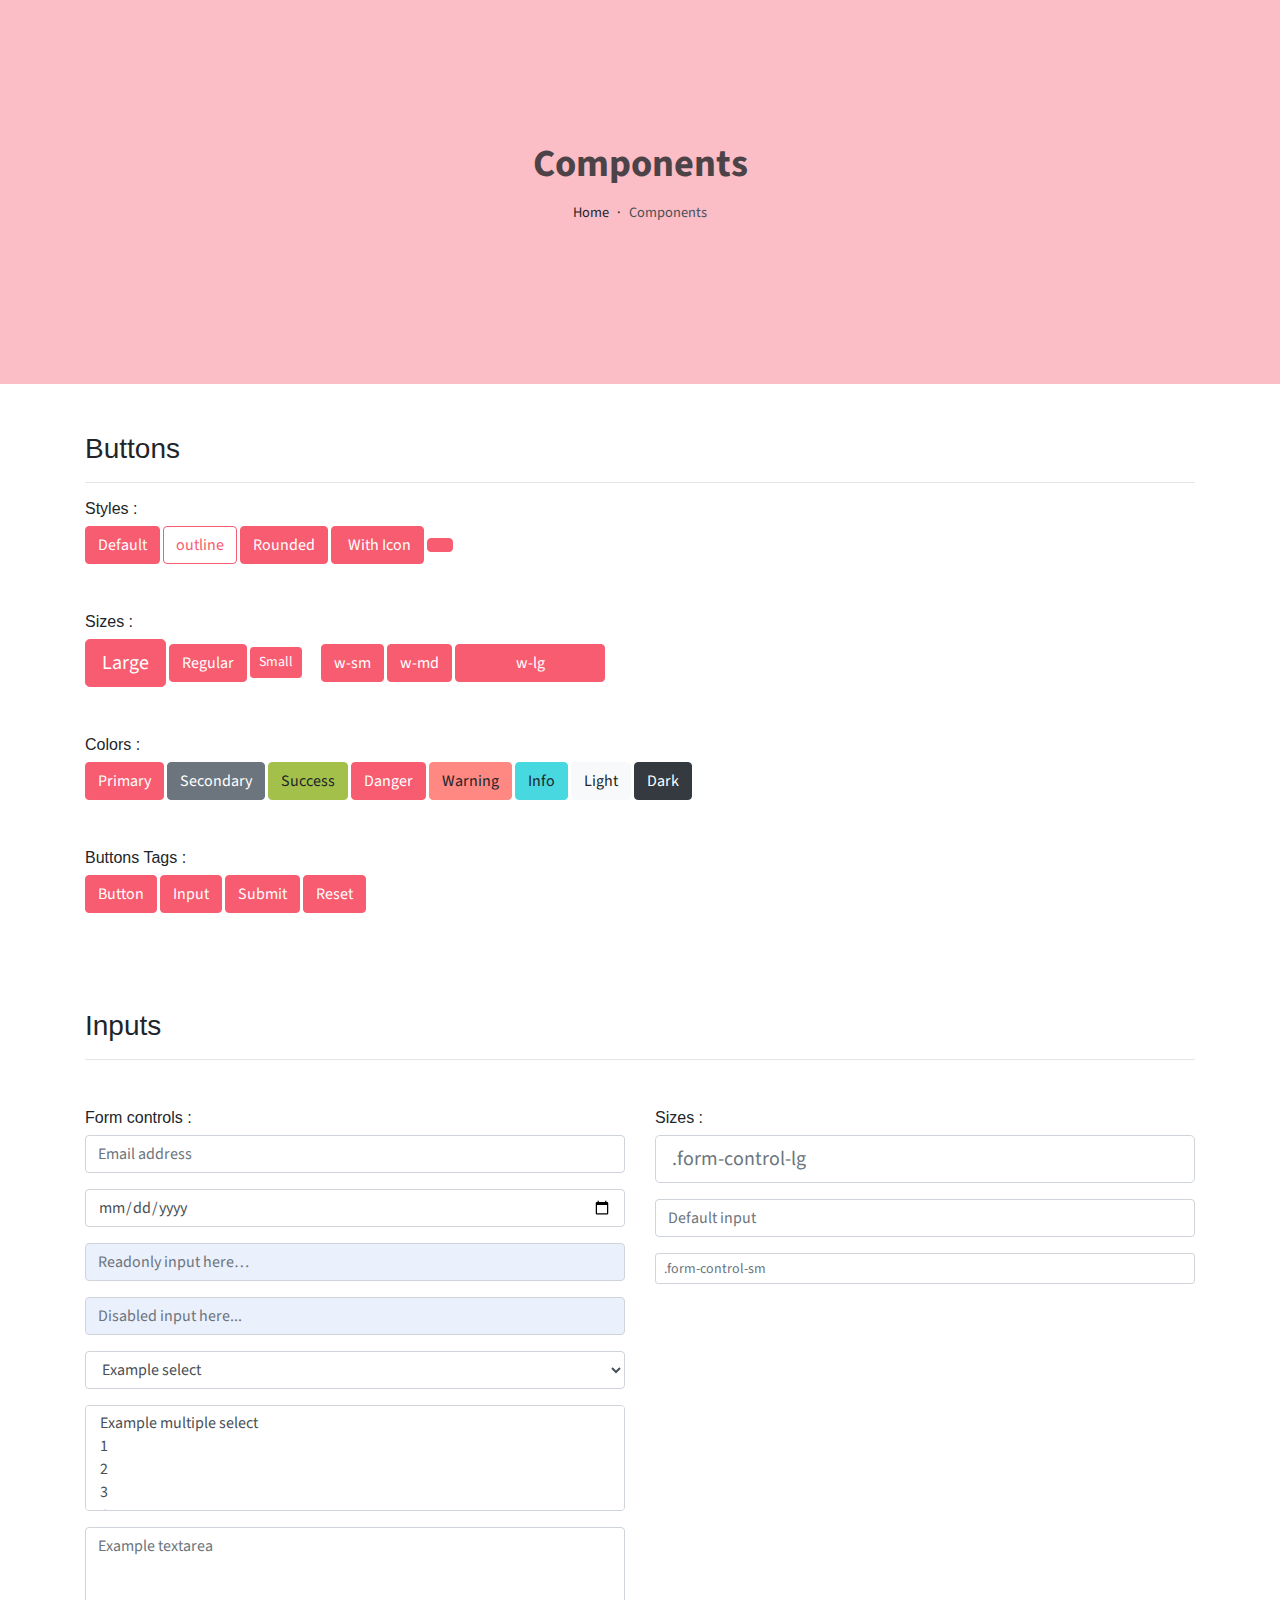
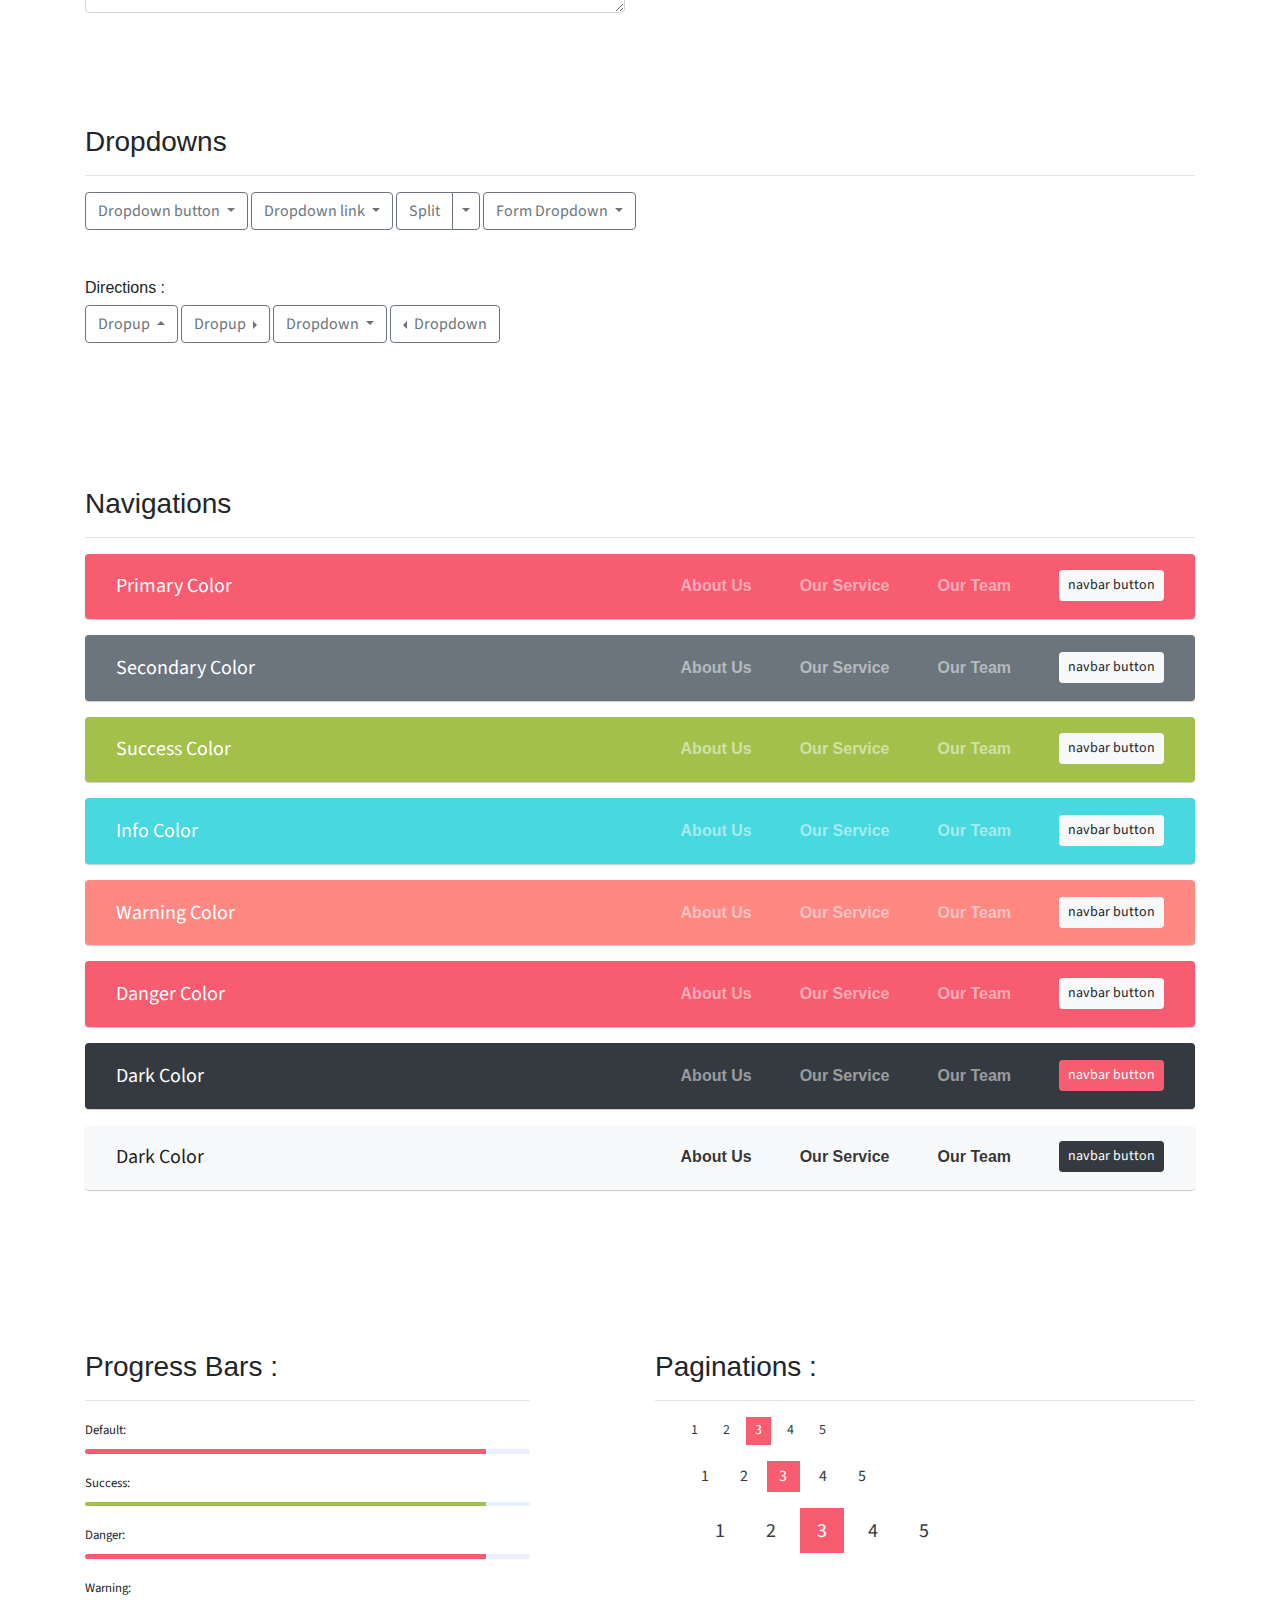
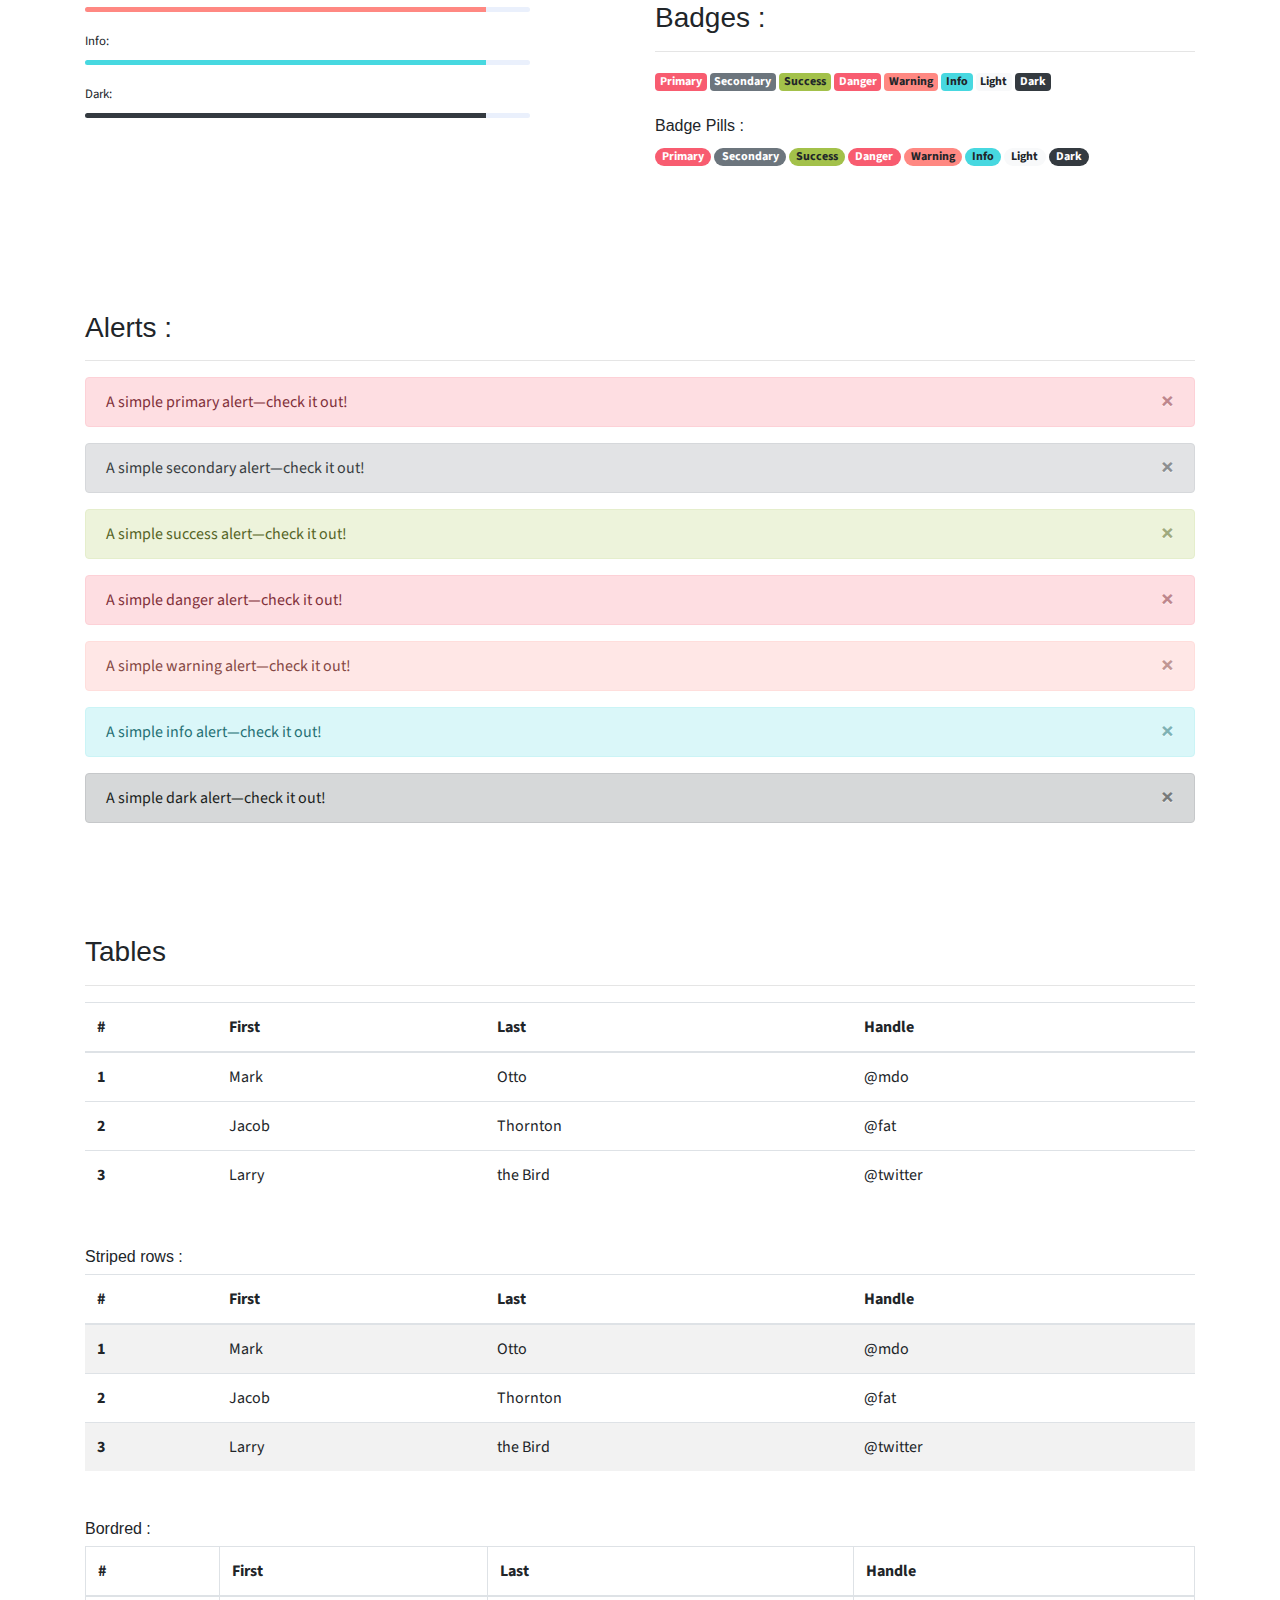
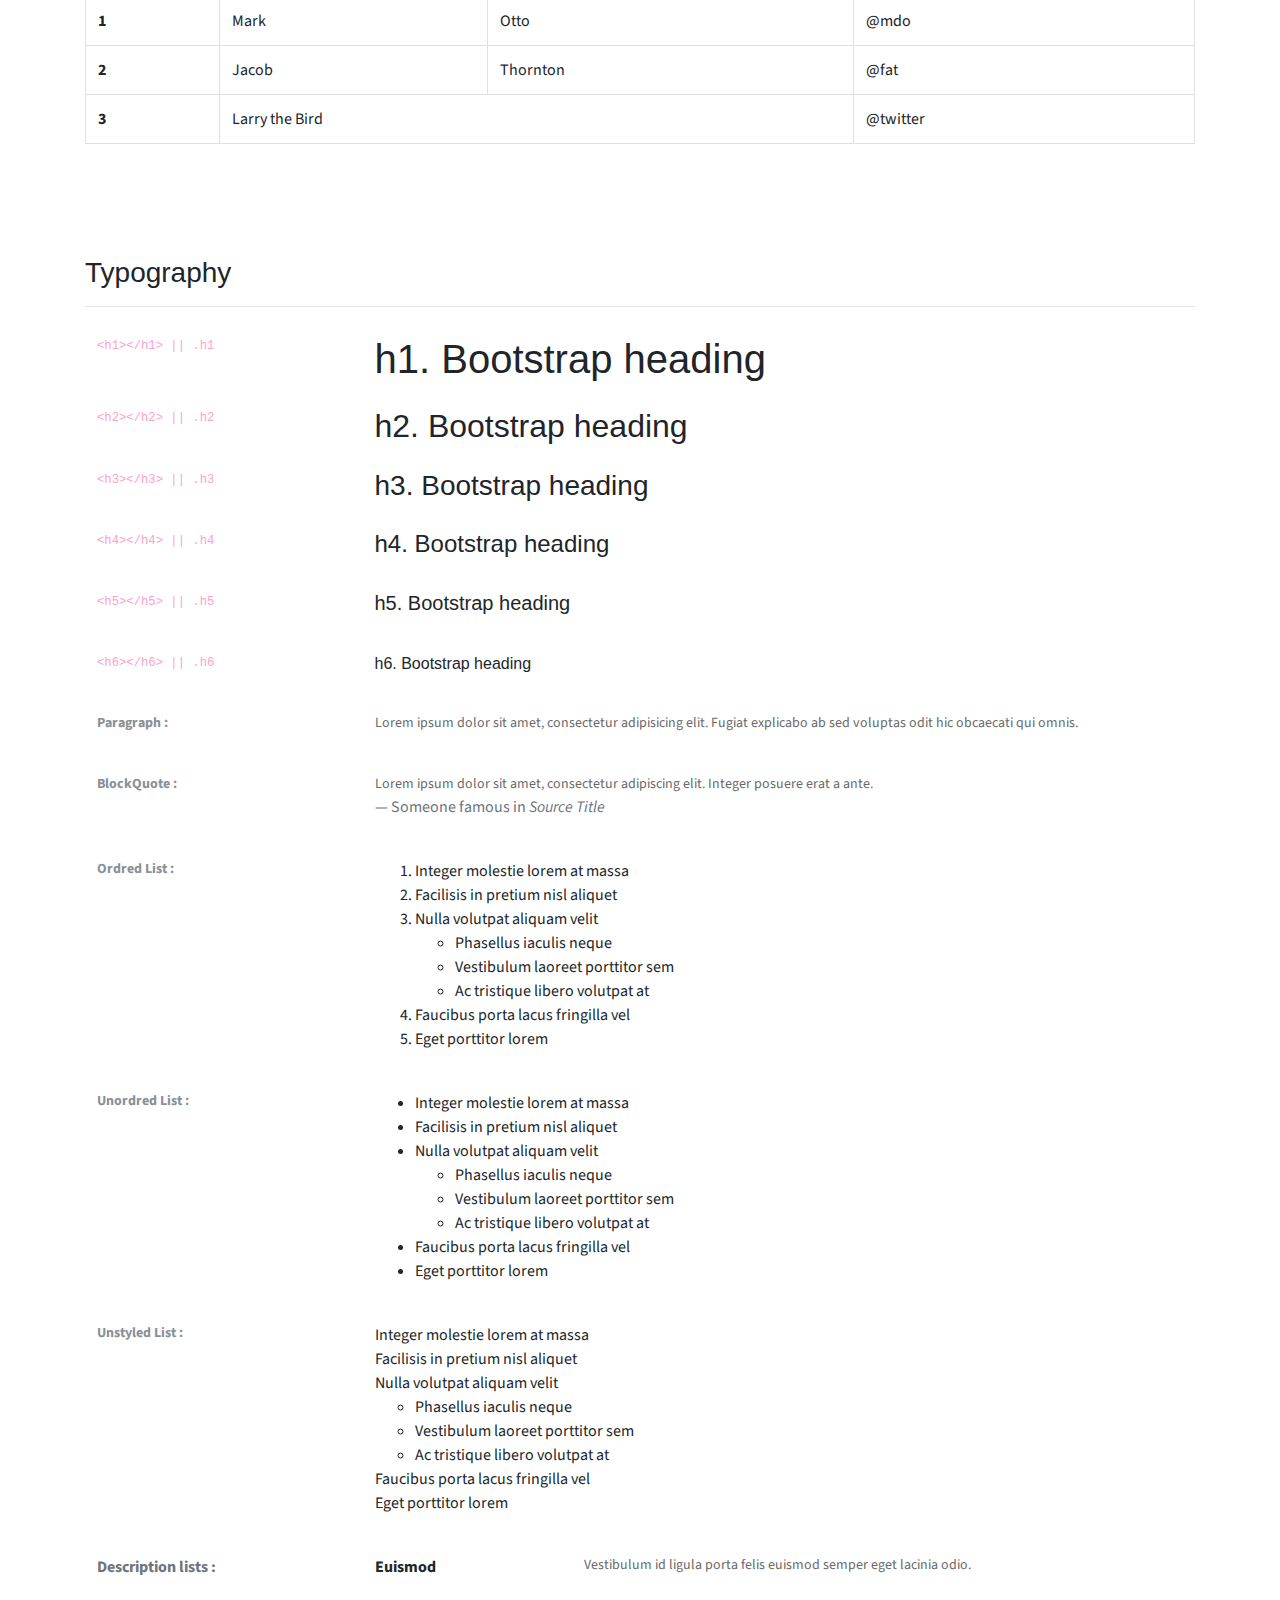
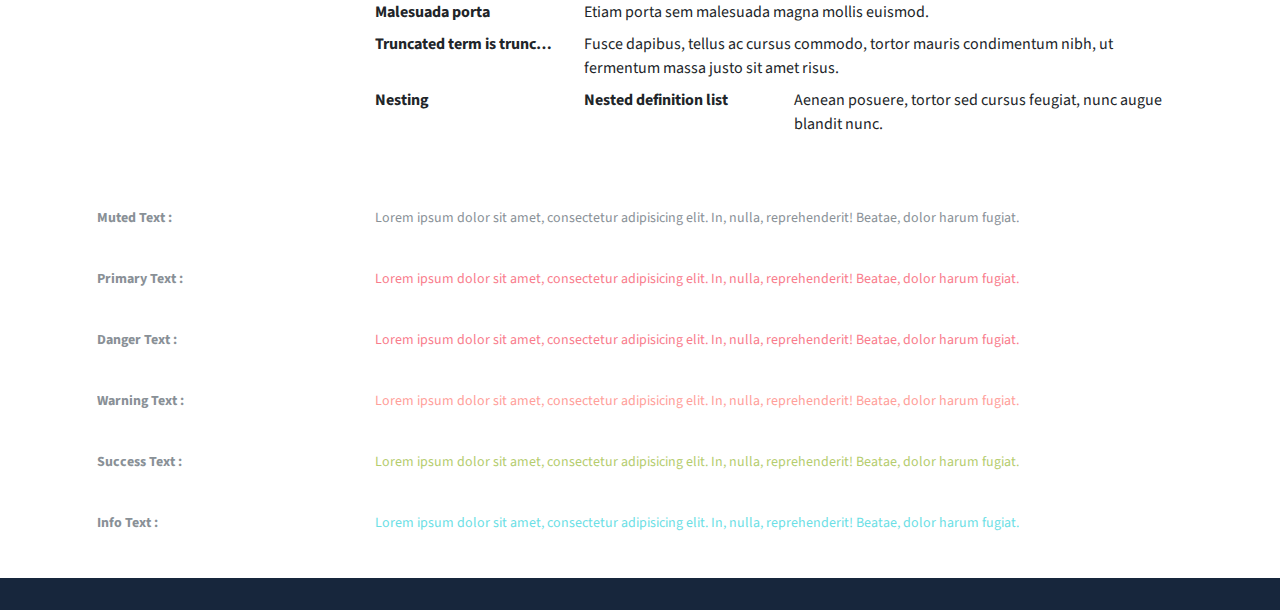
<file: components.html>
<!DOCTYPE html>
<html lang="en">
<head>
   <meta charset="utf-8">
   <meta name="viewport" content="width=device-width, initial-scale=1, shrink-to-fit=no">
   <meta name="description" content="Start your development with JohnDoe landing page.">
   <meta name="author" content="Devcrud">
   <title>My Portfolio | Components page</title>
   <link rel="icon" href="assets/imgs/favicon.png" type="image/png">
   <!-- Bootstrap + Steller  -->
   <link rel="stylesheet" href="assets/css/style.css">
</head>
<body>

   <!-- Page Header -->
   <header class="header header-mini"> 
      <div class="header-title">Components</div> 
      <nav aria-label="breadcrumb">
         <ol class="breadcrumb">
            <li class="breadcrumb-item"><a href="/">Home</a></li>
            <li class="breadcrumb-item active" aria-current="page">Components</li>
         </ol>
      </nav>
   </header> <!-- End Of Page Header -->

   <!-- main content -->
   <div class="container">

      <!-- Buttons -->
      <h3 class="mt-5">Buttons</h3>
      <hr>
      <h6 class="section-secondary-title">Styles :</h6>
      <button class="btn btn-primary">Default</button>
      <button class="btn btn-outline-primary">outline</button>
      <button class="btn btn-primary rounded">Rounded</button>
      <button class="btn btn-primary rounded"><i class="ti-thumb-up pr-1"></i> With Icon</button>
      <button class="btn btn-primary circle"><i class="ti-heart"></i></button>

      <h6 class="section-secondary-title mt-5">Sizes :</h6>
      <button class="btn btn-primary btn-lg">Large</button>
      <button class="btn btn-primary ">Regular</button>
      <button class="btn btn-primary btn-sm">Small</button>
      <button class="btn btn-primary w-sm ml-3">w-sm</button>
      <button class="btn btn-primary w-md">w-md</button>
      <button class="btn btn-primary w-lg">w-lg</button>

      <h6 class="section-secondary-title mt-5">Colors :</h6>          
      <button type="button" class="btn btn-primary">Primary</button>
      <button type="button" class="btn btn-secondary">Secondary</button>
      <button type="button" class="btn btn-success">Success</button>
      <button type="button" class="btn btn-danger">Danger</button>
      <button type="button" class="btn btn-warning">Warning</button>
      <button type="button" class="btn btn-info">Info</button>
      <button type="button" class="btn btn-light">Light</button>
      <button type="button" class="btn btn-dark">Dark</button>

      <h6 class="section-secondary-title mt-5">Buttons Tags :</h6>
      <button class="btn btn-primary" type="submit">Button</button>
      <input class="btn btn-primary" type="button" value="Input">
      <input class="btn btn-primary" type="submit" value="Submit">
      <input class="btn btn-primary" type="reset" value="Reset">
      
      <!-- devider -->
      <div class="py-5"></div>

      <!-- Inputs -->
      <h3>Inputs</h3>
      <hr>
      <div class="row mt-5">
         <div class="col-md-6">
            <h6 class="section-secondary-title">Form controls :</h6>        
            <div class="form-group">
               <input type="email" class="form-control" id="exampleFormControlInput1" placeholder="Email address">
            </div>
            <div class="form-group">
               <input type="date" class="form-control" id="exampleFormControlInput1" placeholder="Date">
            </div>
            <div class="form-group">
               <input class="form-control" type="text" placeholder="Readonly input here…" readonly>
            </div>
            <div class="form-group">
               <input class="form-control" id="disabledInput" type="text" placeholder="Disabled input here..." disabled>
            </div>
            <div class="form-group">
               <select class="form-control" id="exampleFormControlSelect1">
                  <option>Example select</option>
                  <option>1</option>
                  <option>2</option>
                  <option>3</option>
                  <option>4</option>
                  <option>5</option>
               </select>
            </div>
            <div class="form-group">
               <select multiple class="form-control" id="exampleFormControlSelect2">
                  <option>Example multiple select</option>
                  <option>1</option>
                  <option>2</option>
                  <option>3</option>
                  <option>4</option>
                  <option>5</option>
               </select>
            </div>
            <div class="form-group">
               <textarea class="form-control" id="exampleFormControlTextarea1" rows="3" placeholder="Example textarea"></textarea>
            </div>
         </div>
         <div class="col-md-6">
            <h6 class="section-secondary-title">Sizes :</h6>    
            <div class="form-group">
               <input class="form-control form-control-lg" type="text" placeholder=".form-control-lg">             
            </div>
            <div class="form-group">
               <input class="form-control" type="text" placeholder="Default input">
            </div>
            <div class="form-group">
               <input class="form-control form-control-sm" type="text" placeholder=".form-control-sm"> 
            </div>
         </div>
      </div> <!-- end of inputs -->   

      <!-- devider -->
      <div class="py-5"></div>             

      <!-- Dropdowns -->
      <h3 class="components-section-title font-weight-normal">Dropdowns</h3>
      <hr>
      <div class="dropdown d-inline-block">
         <button class="btn btn-outline-secondary dropdown-toggle" type="button" id="dropdownMenuButton" data-toggle="dropdown" aria-haspopup="true" aria-expanded="false">
         Dropdown button
         </button>
         <div class="dropdown-menu" aria-labelledby="dropdownMenuButton">
         <a class="dropdown-item" href="#">Action</a>
         <a class="dropdown-item" href="#">Another action</a>
         <a class="dropdown-item" href="#">Something else here</a>
         </div>
      </div>
      <div class="dropdown d-inline-block">
         <a class="btn btn-outline-secondary dropdown-toggle" href="#" role="button" id="dropdownMenuLink" data-toggle="dropdown" aria-haspopup="true" aria-expanded="false">
            Dropdown link
         </a>
         <div class="dropdown-menu" aria-labelledby="dropdownMenuLink">
            <a class="dropdown-item" href="#">Action</a>
            <a class="dropdown-item" href="#">Another action</a>
            <a class="dropdown-item" href="#">Something else here</a>
         </div>
      </div>
      <div class="btn-group">
         <button type="button" class="btn btn-outline-secondary">Split</button>
         <button type="button" class="btn btn-outline-secondary dropdown-toggle dropdown-toggle-split" data-toggle="dropdown" aria-haspopup="true" aria-expanded="false">
         <span class="sr-only">Toggle Dropdown</span>
         </button>
         <div class="dropdown-menu">
            <a class="dropdown-item" href="#">Action</a>
            <a class="dropdown-item" href="#">Another action</a>
            <a class="dropdown-item" href="#">Something else here</a>
            <div class="dropdown-divider"></div>
            <a class="dropdown-item" href="#">Separated link</a>
         </div>
      </div>
      <div class="btn-group">
         <button class="btn btn-outline-secondary dropdown-toggle" type="button" id="dropdownMenuButton" data-toggle="dropdown" aria-haspopup="true" aria-expanded="false">
            Form Dropdown
         </button>
         <div class="dropdown-menu form">
            <form class="px-4 py-3">
               <div class="form-group">
                  <input type="email" class="form-control" id="exampleDropdownFormEmail1" placeholder="email@example.com">
               </div>
               <div class="form-group">
                  <input type="password" class="form-control" id="exampleDropdownFormPassword1" placeholder="Password">
               </div>
               <div class="form-check mb-3">
                  <input type="checkbox" class="form-check-input" id="dropdownCheck">
                  <label class="form-check-label" for="dropdownCheck">
                     Remember me
                  </label>
               </div>
               <button type="submit" class="btn btn-primary btn-block">Sign in</button>
            </form>
            <div class="dropdown-divider"></div>
            <a class="dropdown-item" href="#"><small>New around here? Sign up</small></a>
            <a class="dropdown-item" href="#"><small>Forgot password?</small></a>
         </div>
      </div>       
      <h6 class="section-secondary-title mt-5">Directions :</h6>  
      <div class="btn-group dropup">
         <button type="button" class="btn btn-outline-secondary dropdown-toggle" data-toggle="dropdown" aria-haspopup="true" aria-expanded="false">
            Dropup
         </button>
         <div class="dropdown-menu">
            <a class="dropdown-item" href="#">Action</a>
            <a class="dropdown-item" href="#">Another action</a>
            <a class="dropdown-item" href="#">Something else here</a>
            <div class="dropdown-divider"></div>
            <a class="dropdown-item" href="#">Separated link</a>
         </div>
      </div>
      <div class="btn-group dropright">
         <button type="button" class="btn btn-outline-secondary dropdown-toggle" data-toggle="dropdown" aria-haspopup="true" aria-expanded="false">
            Dropup
         </button>
         <div class="dropdown-menu">
            <a class="dropdown-item" href="#">Action</a>
            <a class="dropdown-item" href="#">Another action</a>
            <a class="dropdown-item" href="#">Something else here</a>
            <div class="dropdown-divider"></div>
            <a class="dropdown-item" href="#">Separated link</a>
         </div>
      </div>
      <div class="btn-group">
         <button type="button" class="btn btn-outline-secondary dropdown-toggle" data-toggle="dropdown" aria-haspopup="true" aria-expanded="false">
            Dropdown
         </button>
         <div class="dropdown-menu">
            <a class="dropdown-item" href="#">Action</a>
            <a class="dropdown-item" href="#">Another action</a>
            <a class="dropdown-item" href="#">Something else here</a>
            <div class="dropdown-divider"></div>
            <a class="dropdown-item" href="#">Separated link</a>
         </div>
      </div>
      <div class="btn-group dropleft">
         <button type="button" class="btn btn-outline-secondary dropdown-toggle" data-toggle="dropdown" aria-haspopup="true" aria-expanded="false">
            Dropdown
         </button>
         <div class="dropdown-menu">
            <a class="dropdown-item" href="#">Action</a>
            <a class="dropdown-item" href="#">Another action</a>
            <a class="dropdown-item" href="#">Something else here</a>
            <div class="dropdown-divider"></div>
            <a class="dropdown-item" href="#">Separated link</a>
         </div>
      </div> <!-- end of Dropdowns -->  

      <!-- devider -->
      <div class="py-5"></div>   

      <!-- navbars -->
      <h3 class="components-section-title font-weight-normal mt-5">Navigations</h3>
      <hr>
      <nav class="navbar navbar-expand-sm navbar-dark bg-primary rounded shadow mb-3">
         <div class="container">
            <a class="navbar-brand" href="#">Primary Color</a>
            <button class="navbar-toggler ml-auto" type="button" data-toggle="collapse" data-target="#navbarSupportedContent" aria-controls="navbarSupportedContent" aria-expanded="false" aria-label="Toggle navigation">
            <span class="navbar-toggler-icon"></span>
            </button>
            <div class="collapse navbar-collapse" id="navbarSupportedContent">
               <ul class="navbar-nav ml-auto"> 
                  <li class="nav-item">
                     <a class="nav-link" href="#about">About Us</a>
                  </li>
                  <li class="nav-item">
                     <a class="nav-link" href="#service">Our Service</a>
                  </li>
                  <li class="nav-item">
                     <a class="nav-link" href="#team">Our Team</a>
                  </li>
                  <li class="nav-item">
                     <a href="#book-table" class="ml-4 mt-1 btn btn-light btn-sm">navbar button</a>
                  </li>
               </ul>                       
            </div>
         </div>
      </nav>
      <nav class="navbar navbar-expand-sm navbar-dark bg-secondary rounded shadow mb-3">
         <div class="container">
            <a class="navbar-brand" href="#">Secondary Color</a>
            <button class="navbar-toggler ml-auto" type="button" data-toggle="collapse" data-target="#navbarSupportedContent" aria-controls="navbarSupportedContent" aria-expanded="false" aria-label="Toggle navigation">
            <span class="navbar-toggler-icon"></span>
            </button>
            <div class="collapse navbar-collapse" id="navbarSupportedContent">
               <ul class="navbar-nav ml-auto"> 
                  <li class="nav-item">
                     <a class="nav-link" href="#about">About Us</a>
                  </li>
                  <li class="nav-item">
                     <a class="nav-link" href="#service">Our Service</a>
                  </li>
                  <li class="nav-item">
                     <a class="nav-link" href="#team">Our Team</a>
                  </li>
                  <li class="nav-item">
                     <a href="#book-table" class="ml-4 mt-1 btn btn-light btn-sm">navbar button</a>
                  </li>
               </ul>                       
            </div>
         </div>
      </nav>
      <nav class="navbar navbar-expand-sm navbar-dark bg-success rounded shadow mb-3">
         <div class="container">
            <a class="navbar-brand" href="#">Success Color</a>
            <button class="navbar-toggler ml-auto" type="button" data-toggle="collapse" data-target="#navbarSupportedContent" aria-controls="navbarSupportedContent" aria-expanded="false" aria-label="Toggle navigation">
            <span class="navbar-toggler-icon"></span>
            </button>
            <div class="collapse navbar-collapse" id="navbarSupportedContent">
               <ul class="navbar-nav ml-auto"> 
                  <li class="nav-item">
                     <a class="nav-link" href="#about">About Us</a>
                  </li>
                  <li class="nav-item">
                     <a class="nav-link" href="#service">Our Service</a>
                  </li>
                  <li class="nav-item">
                     <a class="nav-link" href="#team">Our Team</a>
                  </li>
                  <li class="nav-item">
                     <a href="#book-table" class="ml-4 mt-1 btn btn-light btn-sm">navbar button</a>
                  </li>
               </ul>                       
            </div>
         </div>
      </nav>
      <nav class="navbar navbar-expand-sm navbar-dark bg-info rounded shadow mb-3">
         <div class="container">
            <a class="navbar-brand" href="#">Info Color</a>
            <button class="navbar-toggler ml-auto" type="button" data-toggle="collapse" data-target="#navbarSupportedContent" aria-controls="navbarSupportedContent" aria-expanded="false" aria-label="Toggle navigation">
            <span class="navbar-toggler-icon"></span>
            </button>
            <div class="collapse navbar-collapse" id="navbarSupportedContent">
               <ul class="navbar-nav ml-auto"> 
                  <li class="nav-item">
                     <a class="nav-link" href="#about">About Us</a>
                  </li>
                  <li class="nav-item">
                     <a class="nav-link" href="#service">Our Service</a>
                  </li>
                  <li class="nav-item">
                     <a class="nav-link" href="#team">Our Team</a>
                  </li>
                  <li class="nav-item">
                     <a href="#book-table" class="ml-4 mt-1 btn btn-light btn-sm">navbar button</a>
                  </li>
               </ul>                       
            </div>
         </div>
      </nav>
      <nav class="navbar navbar-expand-sm navbar-dark bg-warning rounded shadow mb-3">
         <div class="container">
            <a class="navbar-brand" href="#">Warning Color</a>
            <button class="navbar-toggler ml-auto" type="button" data-toggle="collapse" data-target="#navbarSupportedContent" aria-controls="navbarSupportedContent" aria-expanded="false" aria-label="Toggle navigation">
            <span class="navbar-toggler-icon"></span>
            </button>
            <div class="collapse navbar-collapse" id="navbarSupportedContent">
               <ul class="navbar-nav ml-auto"> 
                  <li class="nav-item">
                     <a class="nav-link" href="#about">About Us</a>
                  </li>
                  <li class="nav-item">
                     <a class="nav-link" href="#service">Our Service</a>
                  </li>
                  <li class="nav-item">
                     <a class="nav-link" href="#team">Our Team</a>
                  </li>
                  <li class="nav-item">
                     <a href="#book-table" class="ml-4 mt-1 btn btn-light btn-sm">navbar button</a>
                  </li>
               </ul>                       
            </div>
         </div>
      </nav>
      <nav class="navbar navbar-expand-sm navbar-dark bg-danger rounded shadow mb-3">
         <div class="container">
            <a class="navbar-brand" href="#">Danger Color</a>
            <button class="navbar-toggler ml-auto" type="button" data-toggle="collapse" data-target="#navbarSupportedContent" aria-controls="navbarSupportedContent" aria-expanded="false" aria-label="Toggle navigation">
            <span class="navbar-toggler-icon"></span>
            </button>
            <div class="collapse navbar-collapse" id="navbarSupportedContent">
               <ul class="navbar-nav ml-auto"> 
                  <li class="nav-item">
                     <a class="nav-link" href="#about">About Us</a>
                  </li>
                  <li class="nav-item">
                     <a class="nav-link" href="#service">Our Service</a>
                  </li>
                  <li class="nav-item">
                     <a class="nav-link" href="#team">Our Team</a>
                  </li>
                  <li class="nav-item">
                     <a href="#book-table" class="ml-4 mt-1 btn btn-light btn-sm">navbar button</a>
                  </li>
               </ul>                       
            </div>
         </div>
      </nav>
      <nav class="navbar navbar-expand-sm navbar-dark bg-dark rounded shadow mb-3">
         <div class="container">
            <a class="navbar-brand" href="#">Dark Color</a>
            <button class="navbar-toggler ml-auto" type="button" data-toggle="collapse" data-target="#navbarSupportedContent" aria-controls="navbarSupportedContent" aria-expanded="false" aria-label="Toggle navigation">
            <span class="navbar-toggler-icon"></span>
            </button>
            <div class="collapse navbar-collapse" id="navbarSupportedContent">
               <ul class="navbar-nav ml-auto"> 
                  <li class="nav-item">
                     <a class="nav-link" href="#about">About Us</a>
                  </li>
                  <li class="nav-item">
                     <a class="nav-link" href="#service">Our Service</a>
                  </li>
                  <li class="nav-item">
                     <a class="nav-link" href="#team">Our Team</a>
                  </li>
                  <li class="nav-item">
                     <a href="#book-table" class="ml-4 mt-1 btn btn-primary btn-sm">navbar button</a>
                  </li>
               </ul>                       
            </div>
         </div>
      </nav>
      <nav class="navbar navbar-expand-sm navbar-light bg-light rounded shadow mb-3">
         <div class="container">
            <a class="navbar-brand" href="#">Dark Color</a>
            <button class="navbar-toggler ml-auto" type="button" data-toggle="collapse" data-target="#navbarSupportedContent" aria-controls="navbarSupportedContent" aria-expanded="false" aria-label="Toggle navigation">
            <span class="navbar-toggler-icon"></span>
            </button>
            <div class="collapse navbar-collapse" id="navbarSupportedContent">
               <ul class="navbar-nav ml-auto"> 
                  <li class="nav-item">
                     <a class="nav-link" href="#about">About Us</a>
                  </li>
                  <li class="nav-item">
                     <a class="nav-link" href="#service">Our Service</a>
                  </li>
                  <li class="nav-item">
                     <a class="nav-link" href="#team">Our Team</a>
                  </li>
                  <li class="nav-item">
                     <a href="#book-table" class="ml-4 mt-1 btn btn-dark btn-sm">navbar button</a>
                  </li>
               </ul>                       
            </div>
         </div>
      </nav>
      <!-- End of navbars -->

      <!-- devider -->
      <div class="py-5"></div>   
      
      <!-- progress bars -->
      <div class="row justify-content-between">
         <div class="col-md-5">
            <h3 class="components-section-title font-weight-normal mt-5">Progress Bars :</h3>
            <hr>
            <small>Default: </small>
            <div class="progress mt-2 mb-3">
               <div class="progress-bar" role="progressbar" style="width: 90%" aria-valuenow="25" aria-valuemin="0" aria-valuemax="100"></div>
            </div>
            <small>Success:</small>
            <div class="progress mt-2 mb-3">
               <div class="progress-bar bg-success" role="progressbar" style="width: 90%" aria-valuenow="25" aria-valuemin="0" aria-valuemax="100"></div>
            </div>
            <small>Danger:</small>
            <div class="progress mt-2 mb-3">
               <div class="progress-bar bg-danger" role="progressbar" style="width: 90%" aria-valuenow="25" aria-valuemin="0" aria-valuemax="100"></div>
            </div>
            <small>Warning:</small>
            <div class="progress mt-2 mb-3">
               <div class="progress-bar bg-warning" role="progressbar" style="width: 90%" aria-valuenow="25" aria-valuemin="0" aria-valuemax="100"></div>
            </div>
            <small>Info:</small>
            <div class="progress mt-2 mb-3">
               <div class="progress-bar bg-info" role="progressbar" style="width: 90%" aria-valuenow="25" aria-valuemin="0" aria-valuemax="100"></div>
            </div>
            <small>Dark:</small>
            <div class="progress mt-2 mb-3">
               <div class="progress-bar bg-dark" role="progressbar" style="width: 90%" aria-valuenow="25" aria-valuemin="0" aria-valuemax="100"></div>
            </div>
         </div>
         <div class="col-md-6">
            <h3 class="components-section-title font-weight-normal mt-5">Paginations :</h3>
            <hr>
            <nav aria-label="Page navigation example">
               <ul class="pagination pagination-sm">
                  <li class="page-item"><a class="page-link" href="#"><i class="ti-angle-double-left"></i></a></li>
                  <li class="page-item"><a class="page-link" href="#">1</a></li>
                  <li class="page-item"><a class="page-link" href="#">2</a></li>
                  <li class="page-item active"><a class="page-link" href="#">3</a></li>
                  <li class="page-item"><a class="page-link" href="#">4</a></li>
                  <li class="page-item"><a class="page-link" href="#">5</a></li>
                  <li class="page-item"><a class="page-link" href="#"><i class="ti-angle-double-right"></i></a></li>
               </ul>
            </nav>
            <nav aria-label="Page navigation example">
               <ul class="pagination">
               <li class="page-item"><a class="page-link" href="#"><i class="ti-angle-double-left"></i></a></li>
                  <li class="page-item"><a class="page-link" href="#">1</a></li>
                  <li class="page-item"><a class="page-link" href="#">2</a></li>
                  <li class="page-item active"><a class="page-link" href="#">3</a></li>
                  <li class="page-item"><a class="page-link" href="#">4</a></li>
                  <li class="page-item"><a class="page-link" href="#">5</a></li>
                  <li class="page-item"><a class="page-link" href="#"><i class="ti-angle-double-right"></i></a></li>
               </ul>
            </nav>
            <nav aria-label="Page navigation example">
               <ul class="pagination pagination-lg">
                  <li class="page-item"><a class="page-link" href="#"><i class="ti-angle-double-left"></i></a></li>
                  <li class="page-item"><a class="page-link" href="#">1</a></li>
                  <li class="page-item"><a class="page-link" href="#">2</a></li>
                  <li class="page-item active"><a class="page-link" href="#">3</a></li>
                  <li class="page-item"><a class="page-link" href="#">4</a></li>
                  <li class="page-item"><a class="page-link" href="#">5</a></li>
                  <li class="page-item"><a class="page-link" href="#"><i class="ti-angle-double-right"></i></a></li>
               </ul>
            </nav>

            <!-- Badges -->
            <h3 class="components-section-title font-weight-normal mt-5">Badges :</h3>
            <hr>
            <span class="badge badge-primary">Primary</span>
            <span class="badge badge-secondary">Secondary</span>
            <span class="badge badge-success">Success</span>
            <span class="badge badge-danger">Danger</span>
            <span class="badge badge-warning">Warning</span>
            <span class="badge badge-info">Info</span>
            <span class="badge badge-light">Light</span>
            <span class="badge badge-dark">Dark</span>
            <h6 class="section-secondary-title mt-4 mb-2">Badge Pills :</h6>
            <span class="badge badge-pill badge-primary">Primary</span>
            <span class="badge badge-pill badge-secondary">Secondary</span>
            <span class="badge badge-pill badge-success">Success</span>
            <span class="badge badge-pill badge-danger">Danger</span>
            <span class="badge badge-pill badge-warning">Warning</span>
            <span class="badge badge-pill badge-info">Info</span>
            <span class="badge badge-pill badge-light">Light</span>
            <span class="badge badge-pill badge-dark">Dark</span>
         </div>
      </div> <!-- End of Progress bars -->

      <!-- devider -->
      <div class="py-5"></div>  

      <!-- Alerts -->
      <h3 class="components-section-title font-weight-normal mt-5">Alerts :</h3>
      <hr>
      <div class="alert alert-primary alert-dismissible fade show" role="alert">
         A simple primary alert—check it out!
         <button type="button" class="close" data-dismiss="alert" aria-label="Close">
            <span aria-hidden="true">&times;</span>
         </button>
      </div>
      <div class="alert alert-secondary alert-dismissible fade show" role="alert">
         A simple secondary alert—check it out!
         <button type="button" class="close" data-dismiss="alert" aria-label="Close">
            <span aria-hidden="true">&times;</span>
         </button>
      </div>
      <div class="alert alert-success alert-dismissible fade show" role="alert">
         A simple success alert—check it out!
         <button type="button" class="close" data-dismiss="alert" aria-label="Close">
            <span aria-hidden="true">&times;</span>
         </button>
      </div>
      <div class="alert alert-danger alert-dismissible fade show" role="alert">
         A simple danger alert—check it out!
         <button type="button" class="close" data-dismiss="alert" aria-label="Close">
            <span aria-hidden="true">&times;</span>
         </button>
      </div>
      <div class="alert alert-warning alert-dismissible fade show" role="alert">
         A simple warning alert—check it out!
         <button type="button" class="close" data-dismiss="alert" aria-label="Close">
            <span aria-hidden="true">&times;</span>
         </button>
      </div>
      <div class="alert alert-info alert-dismissible fade show" role="alert">
         A simple info alert—check it out!
         <button type="button" class="close" data-dismiss="alert" aria-label="Close">
            <span aria-hidden="true">&times;</span>
         </button>
      </div>
      <div class="alert alert-dark alert-dismissible fade show" role="alert">
         A simple dark alert—check it out!
         <button type="button" class="close" data-dismiss="alert" aria-label="Close">
            <span aria-hidden="true">&times;</span>
         </button>
      </div>
      <!-- end of alerts -->

      <!-- devider -->
      <div class="py-5"></div> 
   
      <!-- tables -->
      <h3 class="components-section-title">Tables</h3>
      <hr>
      <table class="table">
         <thead>
            <tr>
               <th scope="col">#</th>
               <th scope="col">First</th>
               <th scope="col">Last</th>
               <th scope="col">Handle</th>
            </tr>
         </thead>
         <tbody>
            <tr>
               <th scope="row">1</th>
               <td>Mark</td>
               <td>Otto</td>
               <td>@mdo</td>
            </tr>
            <tr>
               <th scope="row">2</th>
               <td>Jacob</td>
               <td>Thornton</td>
               <td>@fat</td>
            </tr>
            <tr>
               <th scope="row">3</th>
               <td>Larry</td>
               <td>the Bird</td>
               <td>@twitter</td>
            </tr>
         </tbody>
      </table>

      <h6 class="section-secondary-title mt-5">Striped rows :</h6>
      <table class="table table-striped">
         <thead>
            <tr>
               <th scope="col">#</th>
               <th scope="col">First</th>
               <th scope="col">Last</th>
               <th scope="col">Handle</th>
            </tr>
         </thead>
         <tbody>
            <tr>
               <th scope="row">1</th>
               <td>Mark</td>
               <td>Otto</td>
               <td>@mdo</td>
            </tr>
            <tr>
               <th scope="row">2</th>
               <td>Jacob</td>
               <td>Thornton</td>
               <td>@fat</td>
            </tr>
            <tr>
               <th scope="row">3</th>
               <td>Larry</td>
               <td>the Bird</td>
               <td>@twitter</td>
            </tr>
         </tbody>
      </table>

      <h6 class="section-secondary-title mt-5">Bordred :</h6>
      <table class="table table-bordered">
         <thead>
            <tr>
               <th scope="col">#</th>
               <th scope="col">First</th>
               <th scope="col">Last</th>
               <th scope="col">Handle</th>
            </tr>
         </thead>
         <tbody>
            <tr>
               <th scope="row">1</th>
               <td>Mark</td>
               <td>Otto</td>
               <td>@mdo</td>
            </tr>
            <tr>
               <th scope="row">2</th>
               <td>Jacob</td>
               <td>Thornton</td>
               <td>@fat</td>
            </tr>
            <tr>
               <th scope="row">3</th>
               <td colspan="2">Larry the Bird</td>
               <td>@twitter</td>
            </tr>
         </tbody>
      </table>
      <!-- end of tables -->

      <!-- devider -->
      <div class="py-5"></div> 

      <!-- typography -->
      <h3 class="components-section-title">Typography</h3>
      <hr>
     
      <table class="table table-borderless v-align-center">
         <tbody>
            <tr>
               <td>
                  <p><code class="highlighter-rouge">&lt;h1&gt;&lt;/h1&gt; || .h1</code></p>
               </td>
               <td class="w-75"><span class="h1">h1. Bootstrap heading</span></td>
            </tr>
            <tr>
               <td>
                  <p><code class="highlighter-rouge">&lt;h2&gt;&lt;/h2&gt; || .h2</code></p>
               </td>
               <td><span class="h2">h2. Bootstrap heading</span></td>
            </tr>
            <tr>
               <td>
                  <p><code class="highlighter-rouge">&lt;h3&gt;&lt;/h3&gt; || .h3</code></p>
               </td>
               <td><span class="h3">h3. Bootstrap heading</span></td>
            </tr>
            <tr>
               <td>
                  <p><code class="highlighter-rouge">&lt;h4&gt;&lt;/h4&gt; || .h4</code></p>
               </td>
               <td><span class="h4">h4. Bootstrap heading</span></td>
            </tr>
            <tr>
               <td>
                  <p><code class="highlighter-rouge">&lt;h5&gt;&lt;/h5&gt; || .h5</code></p>
               </td>
               <td><span class="h5">h5. Bootstrap heading</span></td>
            </tr>
            <tr>
               <td>
                  <p><code class="highlighter-rouge">&lt;h6&gt;&lt;/h6&gt; || .h6</code></p>
               </td>
               <td><span class="h6">h6. Bootstrap heading</span></td>
            </tr>
            <tr>
               <td>
                  <p class="font-weight-bold text-muted">Paragraph :</p>
               </td>
               <td><p>Lorem ipsum dolor sit amet, consectetur adipisicing elit. Fugiat explicabo ab sed voluptas odit hic obcaecati qui omnis.</p></td>
            </tr>
            <tr>
               <td>
                  <p class="font-weight-bold text-muted">BlockQuote :</p>
               </td>
               <td>
                  <blockquote class="blockquote">
                     <p class="mb-0">Lorem ipsum dolor sit amet, consectetur adipiscing elit. Integer posuere erat a ante.</p>
                     <footer class="blockquote-footer">Someone famous in <cite title="Source Title">Source Title</cite></footer>
                  </blockquote>
               </td>
            </tr>

            
            <tr>
               <td><p class="font-weight-bold text-muted">Ordred List :</p></td>
               <td>
                  <ol>
                     <li>Integer molestie lorem at massa</li>
                     <li>Facilisis in pretium nisl aliquet</li>
                     <li>Nulla volutpat aliquam velit
                        <ul>
                           <li>Phasellus iaculis neque</li>
                           <li>Vestibulum laoreet porttitor sem</li>
                           <li>Ac tristique libero volutpat at</li>
                        </ul>
                     </li>
                     <li>Faucibus porta lacus fringilla vel</li>
                     <li>Eget porttitor lorem</li>
                  </ol>
               </td>
            </tr>
            <tr>
               <td><p class="font-weight-bold text-muted">Unordred List :</p></td>
               <td>
                  <ul >
                     <li>Integer molestie lorem at massa</li>
                     <li>Facilisis in pretium nisl aliquet</li>
                     <li>Nulla volutpat aliquam velit
                        <ul>
                           <li>Phasellus iaculis neque</li>
                           <li>Vestibulum laoreet porttitor sem</li>
                           <li>Ac tristique libero volutpat at</li>
                        </ul>
                     </li>
                     <li>Faucibus porta lacus fringilla vel</li>
                     <li>Eget porttitor lorem</li>
                  </ul>
               </td>
            </tr>
            <tr>
               <td><p class="font-weight-bold text-muted">Unstyled List :</p></td>
               <td>
                  <ul class="list-unstyled">
                     <li>Integer molestie lorem at massa</li>
                     <li>Facilisis in pretium nisl aliquet</li>
                     <li>Nulla volutpat aliquam velit
                        <ul>
                           <li>Phasellus iaculis neque</li>
                           <li>Vestibulum laoreet porttitor sem</li>
                           <li>Ac tristique libero volutpat at</li>
                        </ul>
                     </li>
                     <li>Faucibus porta lacus fringilla vel</li>
                     <li>Eget porttitor lorem</li>
                  </ul>
               </td>
            </tr>
            <tr>
               <td class="font-weight-bold text-muted">Description lists : </td>
               <td>
                  <dl class="row">
                     <dt class="col-sm-3">Euismod</dt>
                     <dd class="col-sm-9">
                        <p>Vestibulum id ligula porta felis euismod semper eget lacinia odio.</p>
                     </dd>

                     <dt class="col-sm-3">Malesuada porta</dt>
                     <dd class="col-sm-9">Etiam porta sem malesuada magna mollis euismod.</dd>

                     <dt class="col-sm-3 text-truncate">Truncated term is truncated</dt>
                     <dd class="col-sm-9">Fusce dapibus, tellus ac cursus commodo, tortor mauris condimentum nibh, ut fermentum massa justo sit amet risus.</dd>

                     <dt class="col-sm-3">Nesting</dt>
                     <dd class="col-sm-9">
                        <dl class="row">
                           <dt class="col-sm-4">Nested definition list</dt>
                           <dd class="col-sm-8">Aenean posuere, tortor sed cursus feugiat, nunc augue blandit nunc.</dd>
                        </dl>
                     </dd>
                  </dl>
               </td>
            </tr>
            <tr>
               <td>
                  <p class="font-weight-bold text-muted">Muted Text :</p>
               </td>
               <td>
                  <p class="text-muted">Lorem ipsum dolor sit amet, consectetur adipisicing elit. In, nulla, reprehenderit! Beatae, dolor harum fugiat.</p>
               </td>
            </tr>
            <tr>
               <td>
                  <p class="font-weight-bold text-muted">Primary Text :</p>
               </td>
               <td>
                  <p class="text-primary">Lorem ipsum dolor sit amet, consectetur adipisicing elit. In, nulla, reprehenderit! Beatae, dolor harum fugiat.</p>
               </td>
            </tr>
            <tr>
               <td>
                  <p class="font-weight-bold text-muted">Danger Text :</p>
               </td>
               <td>
                  <p class="text-danger">Lorem ipsum dolor sit amet, consectetur adipisicing elit. In, nulla, reprehenderit! Beatae, dolor harum fugiat.</p>
               </td>
            </tr>
            <tr>
               <td>
                  <p class="font-weight-bold text-muted">Warning Text :</p>
               </td>
               <td>
                  <p class="text-warning">Lorem ipsum dolor sit amet, consectetur adipisicing elit. In, nulla, reprehenderit! Beatae, dolor harum fugiat.</p>
               </td>
            </tr>
            <tr>
               <td>
                  <p class="font-weight-bold text-muted">Success Text :</p>
               </td>
               <td>
                  <p class="text-success">Lorem ipsum dolor sit amet, consectetur adipisicing elit. In, nulla, reprehenderit! Beatae, dolor harum fugiat.</p>
               </td>
            </tr>
            <tr>
               <td>
                  <p class="font-weight-bold text-muted">Info Text :</p>
               </td>
               <td>
                  <p class="text-info">Lorem ipsum dolor sit amet, consectetur adipisicing elit. In, nulla, reprehenderit! Beatae, dolor harum fugiat.</p>
               </td>
            </tr>
         </tbody>
      </table>
   </div>
   <!-- end of typography -->

   <!-- Page Footer -->
   <footer class="footer py-3">
        <div class="container">
            
        </div>
    </footer>
   <!-- End of Page Footer -->  

</body>
</html>
</file>
<file: assets/css/style.css>
@import url("https://fonts.googleapis.com/css?family=Source+Sans+Pro:200,200i,300,300i,400,400i,600,600i,700,700i,900,900i&display=swap");
:root {
  --blue: #79A9F5;
  --indigo: #C45F90;
  --purple: #A16AE8;
  --pink: #FC8BC0;
  --red: #F85C70;
  --orange: #FF8882;
  --yellow: #FAD02C;
  --green: #A3C14A;
  --teal: #20c997;
  --cyan: #47D8E0;
  --white: #fff;
  --gray: #6c757d;
  --gray-dark: #343a40;
  --primary: #F85C70;
  --secondary: #6c757d;
  --success: #A3C14A;
  --info: #47D8E0;
  --warning: #FF8882;
  --danger: #F85C70;
  --light: #f8f9fa;
  --dark: #343a40;
  --breakpoint-xs: 0;
  --breakpoint-sm: 576px;
  --breakpoint-md: 768px;
  --breakpoint-lg: 992px;
  --breakpoint-xl: 1200px;
  --font-family-sans-serif: "Source Sans Pro", sans-serif;
  --font-family-monospace: SFMono-Regular, Menlo, Monaco, Consolas, "Liberation Mono", "Courier New", monospace;
}

*,
*::before,
*::after {
  box-sizing: border-box;
}

html {
  font-family: sans-serif;
  line-height: 1.15;
  -webkit-text-size-adjust: 100%;
  -webkit-tap-highlight-color: rgba(0, 0, 0, 0);
}

article, aside, figcaption, figure, footer, header, hgroup, main, nav, section {
  display: block;
}

body {
  margin: 0;
  font-family: "Source Sans Pro", sans-serif;
  font-size: 1rem;
  font-weight: 400;
  line-height: 1.5;
  color: #212529;
  text-align: left;
  background-color: #fff;
}

[tabindex="-1"]:focus {
  outline: 0 !important;
}

hr {
  box-sizing: content-box;
  height: 0;
  overflow: visible;
}

h1, h2, h3, h4, h5, h6 {
  margin-top: 0;
  margin-bottom: 0.5rem;
}

p {
  margin-top: 0;
  margin-bottom: 1rem;
}

abbr[title],
abbr[data-original-title] {
  text-decoration: underline;
  -webkit-text-decoration: underline dotted;
          text-decoration: underline dotted;
  cursor: help;
  border-bottom: 0;
  -webkit-text-decoration-skip-ink: none;
          text-decoration-skip-ink: none;
}

address {
  margin-bottom: 1rem;
  font-style: normal;
  line-height: inherit;
}

ol,
ul,
dl {
  margin-top: 0;
  margin-bottom: 1rem;
}

ol ol,
ul ul,
ol ul,
ul ol {
  margin-bottom: 0;
}

dt {
  font-weight: 700;
}

dd {
  margin-bottom: .5rem;
  margin-left: 0;
}

blockquote {
  margin: 0 0 1rem;
}

b,
strong {
  font-weight: bolder;
}

small {
  font-size: 80%;
}

sub,
sup {
  position: relative;
  font-size: 75%;
  line-height: 0;
  vertical-align: baseline;
}

sub {
  bottom: -.25em;
}

sup {
  top: -.5em;
}

a {
  color: #F85C70;
  text-decoration: none;
  background-color: transparent;
}

a:hover {
  color: #f51330;
  text-decoration: none;
}

a:not([href]):not([tabindex]) {
  color: inherit;
  text-decoration: none;
}

a:not([href]):not([tabindex]):hover, a:not([href]):not([tabindex]):focus {
  color: inherit;
  text-decoration: none;
}

a:not([href]):not([tabindex]):focus {
  outline: 0;
}

pre,
code,
kbd,
samp {
  font-family: SFMono-Regular, Menlo, Monaco, Consolas, "Liberation Mono", "Courier New", monospace;
  font-size: 1em;
}

pre {
  margin-top: 0;
  margin-bottom: 1rem;
  overflow: auto;
}

figure {
  margin: 0 0 1rem;
}

img {
  vertical-align: middle;
  border-style: none;
}

svg {
  overflow: hidden;
  vertical-align: middle;
}

table {
  border-collapse: collapse;
}

caption {
  padding-top: 0.75rem;
  padding-bottom: 0.75rem;
  color: #6c757d;
  text-align: left;
  caption-side: bottom;
}

th {
  text-align: inherit;
}

label {
  display: inline-block;
  margin-bottom: 0.5rem;
}

button {
  border-radius: 0;
}

button:focus {
  outline: 1px dotted;
  outline: 5px auto -webkit-focus-ring-color;
}

input,
button,
select,
optgroup,
textarea {
  margin: 0;
  font-family: inherit;
  font-size: inherit;
  line-height: inherit;
}

button,
input {
  overflow: visible;
}

button,
select {
  text-transform: none;
}

select {
  word-wrap: normal;
}

button,
[type="button"],
[type="reset"],
[type="submit"] {
  -webkit-appearance: button;
}

button:not(:disabled),
[type="button"]:not(:disabled),
[type="reset"]:not(:disabled),
[type="submit"]:not(:disabled) {
  cursor: pointer;
}

button::-moz-focus-inner,
[type="button"]::-moz-focus-inner,
[type="reset"]::-moz-focus-inner,
[type="submit"]::-moz-focus-inner {
  padding: 0;
  border-style: none;
}

input[type="radio"],
input[type="checkbox"] {
  box-sizing: border-box;
  padding: 0;
}

input[type="date"],
input[type="time"],
input[type="datetime-local"],
input[type="month"] {
  -webkit-appearance: listbox;
}

textarea {
  overflow: auto;
  resize: vertical;
}

fieldset {
  min-width: 0;
  padding: 0;
  margin: 0;
  border: 0;
}

legend {
  display: block;
  width: 100%;
  max-width: 100%;
  padding: 0;
  margin-bottom: .5rem;
  font-size: 1.5rem;
  line-height: inherit;
  color: inherit;
  white-space: normal;
}

progress {
  vertical-align: baseline;
}

[type="number"]::-webkit-inner-spin-button,
[type="number"]::-webkit-outer-spin-button {
  height: auto;
}

[type="search"] {
  outline-offset: -2px;
  -webkit-appearance: none;
}

[type="search"]::-webkit-search-decoration {
  -webkit-appearance: none;
}

::-webkit-file-upload-button {
  font: inherit;
  -webkit-appearance: button;
}

output {
  display: inline-block;
}

summary {
  display: list-item;
  cursor: pointer;
}

template {
  display: none;
}

[hidden] {
  display: none !important;
}

h1, h2, h3, h4, h5, h6,
.h1, .h2, .h3, .h4, .h5, .h6 {
  margin-bottom: 0.5rem;
  font-family: "Dosis", sans-serif;
  font-weight: 500;
  line-height: 1.2;
}

h1, .h1 {
  font-size: 2.5rem;
}

h2, .h2 {
  font-size: 2rem;
}

h3, .h3 {
  font-size: 1.75rem;
}

h4, .h4 {
  font-size: 1.5rem;
}

h5, .h5 {
  font-size: 1.25rem;
}

h6, .h6 {
  font-size: 1rem;
}

.lead {
  font-size: 1.25rem;
  font-weight: 300;
}

.display-1 {
  font-size: 6rem;
  font-weight: 300;
  line-height: 1.2;
}

.display-2 {
  font-size: 5.5rem;
  font-weight: 300;
  line-height: 1.2;
}

.display-3 {
  font-size: 4.5rem;
  font-weight: 300;
  line-height: 1.2;
}

.display-4 {
  font-size: 3.5rem;
  font-weight: 300;
  line-height: 1.2;
}

hr {
  margin-top: 1rem;
  margin-bottom: 1rem;
  border: 0;
  border-top: 1px solid rgba(0, 0, 0, 0.1);
}

small,
.small {
  font-size: 80%;
  font-weight: 400;
}

mark,
.mark {
  padding: 0.2em;
  background-color: #fcf8e3;
}

.list-unstyled {
  padding-left: 0;
  list-style: none;
}

.list-inline {
  padding-left: 0;
  list-style: none;
}

.list-inline-item {
  display: inline-block;
}

.list-inline-item:not(:last-child) {
  margin-right: 0.5rem;
}

.initialism {
  font-size: 90%;
  text-transform: uppercase;
}

.blockquote {
  margin-bottom: 1rem;
  font-size: 1.25rem;
}

.blockquote-footer {
  display: block;
  font-size: 80%;
  color: #6c757d;
}

.blockquote-footer::before {
  content: "\2014\00A0";
}

.img-fluid {
  max-width: 100%;
  height: auto;
}

.img-thumbnail {
  padding: 0.25rem;
  background-color: #fff;
  border: 1px solid #dee2e6;
  border-radius: 0.25rem;
  max-width: 100%;
  height: auto;
}

.figure {
  display: inline-block;
}

.figure-img {
  margin-bottom: 0.5rem;
  line-height: 1;
}

.figure-caption {
  font-size: 90%;
  color: #6c757d;
}

code {
  font-size: 87.5%;
  color: #FC8BC0;
  word-break: break-word;
}

a > code {
  color: inherit;
}

kbd {
  padding: 0.2rem 0.4rem;
  font-size: 87.5%;
  color: #fff;
  background-color: #212529;
  border-radius: 0.2rem;
}

kbd kbd {
  padding: 0;
  font-size: 100%;
  font-weight: 700;
}

pre {
  display: block;
  font-size: 87.5%;
  color: #212529;
}

pre code {
  font-size: inherit;
  color: inherit;
  word-break: normal;
}

.pre-scrollable {
  max-height: 340px;
  overflow-y: scroll;
}

.container {
  width: 100%;
  padding-right: 15px;
  padding-left: 15px;
  margin-right: auto;
  margin-left: auto;
}

@media (min-width: 576px) {
  .container {
    max-width: 540px;
  }
}

@media (min-width: 768px) {
  .container {
    max-width: 720px;
  }
}

@media (min-width: 992px) {
  .container {
    max-width: 960px;
  }
}

@media (min-width: 1200px) {
  .container {
    max-width: 1140px;
  }
}

.container-fluid {
  width: 100%;
  padding-right: 15px;
  padding-left: 15px;
  margin-right: auto;
  margin-left: auto;
}

.row {
  display: -webkit-box;
  display: -webkit-flex;
  display: -ms-flexbox;
  display: flex;
  -webkit-flex-wrap: wrap;
      -ms-flex-wrap: wrap;
          flex-wrap: wrap;
  margin-right: -15px;
  margin-left: -15px;
}

.no-gutters {
  margin-right: 0;
  margin-left: 0;
}

.no-gutters > .col,
.no-gutters > [class*="col-"] {
  padding-right: 0;
  padding-left: 0;
}

.col-1, .col-2, .col-3, .col-4, .col-5, .col-6, .col-7, .col-8, .col-9, .col-10, .col-11, .col-12, .col,
.col-auto, .col-sm-1, .col-sm-2, .col-sm-3, .col-sm-4, .col-sm-5, .col-sm-6, .col-sm-7, .col-sm-8, .col-sm-9, .col-sm-10, .col-sm-11, .col-sm-12, .col-sm,
.col-sm-auto, .col-md-1, .col-md-2, .col-md-3, .col-md-4, .col-md-5, .col-md-6, .col-md-7, .col-md-8, .col-md-9, .col-md-10, .col-md-11, .col-md-12, .col-md,
.col-md-auto, .col-lg-1, .col-lg-2, .col-lg-3, .col-lg-4, .col-lg-5, .col-lg-6, .col-lg-7, .col-lg-8, .col-lg-9, .col-lg-10, .col-lg-11, .col-lg-12, .col-lg,
.col-lg-auto, .col-xl-1, .col-xl-2, .col-xl-3, .col-xl-4, .col-xl-5, .col-xl-6, .col-xl-7, .col-xl-8, .col-xl-9, .col-xl-10, .col-xl-11, .col-xl-12, .col-xl,
.col-xl-auto {
  position: relative;
  width: 100%;
  padding-right: 15px;
  padding-left: 15px;
}

.col {
  -webkit-flex-basis: 0;
      -ms-flex-preferred-size: 0;
          flex-basis: 0;
  -webkit-box-flex: 1;
  -webkit-flex-grow: 1;
      -ms-flex-positive: 1;
          flex-grow: 1;
  max-width: 100%;
}

.col-auto {
  -webkit-box-flex: 0;
  -webkit-flex: 0 0 auto;
      -ms-flex: 0 0 auto;
          flex: 0 0 auto;
  width: auto;
  max-width: 100%;
}

.col-1 {
  -webkit-box-flex: 0;
  -webkit-flex: 0 0 8.33333%;
      -ms-flex: 0 0 8.33333%;
          flex: 0 0 8.33333%;
  max-width: 8.33333%;
}

.col-2 {
  -webkit-box-flex: 0;
  -webkit-flex: 0 0 16.66667%;
      -ms-flex: 0 0 16.66667%;
          flex: 0 0 16.66667%;
  max-width: 16.66667%;
}

.col-3 {
  -webkit-box-flex: 0;
  -webkit-flex: 0 0 25%;
      -ms-flex: 0 0 25%;
          flex: 0 0 25%;
  max-width: 25%;
}

.col-4 {
  -webkit-box-flex: 0;
  -webkit-flex: 0 0 33.33333%;
      -ms-flex: 0 0 33.33333%;
          flex: 0 0 33.33333%;
  max-width: 33.33333%;
}

.col-5 {
  -webkit-box-flex: 0;
  -webkit-flex: 0 0 41.66667%;
      -ms-flex: 0 0 41.66667%;
          flex: 0 0 41.66667%;
  max-width: 41.66667%;
}

.col-6 {
  -webkit-box-flex: 0;
  -webkit-flex: 0 0 50%;
      -ms-flex: 0 0 50%;
          flex: 0 0 50%;
  max-width: 50%;
}

.col-7 {
  -webkit-box-flex: 0;
  -webkit-flex: 0 0 58.33333%;
      -ms-flex: 0 0 58.33333%;
          flex: 0 0 58.33333%;
  max-width: 58.33333%;
}

.col-8 {
  -webkit-box-flex: 0;
  -webkit-flex: 0 0 66.66667%;
      -ms-flex: 0 0 66.66667%;
          flex: 0 0 66.66667%;
  max-width: 66.66667%;
}

.col-9 {
  -webkit-box-flex: 0;
  -webkit-flex: 0 0 75%;
      -ms-flex: 0 0 75%;
          flex: 0 0 75%;
  max-width: 75%;
}

.col-10 {
  -webkit-box-flex: 0;
  -webkit-flex: 0 0 83.33333%;
      -ms-flex: 0 0 83.33333%;
          flex: 0 0 83.33333%;
  max-width: 83.33333%;
}

.col-11 {
  -webkit-box-flex: 0;
  -webkit-flex: 0 0 91.66667%;
      -ms-flex: 0 0 91.66667%;
          flex: 0 0 91.66667%;
  max-width: 91.66667%;
}

.col-12 {
  -webkit-box-flex: 0;
  -webkit-flex: 0 0 100%;
      -ms-flex: 0 0 100%;
          flex: 0 0 100%;
  max-width: 100%;
}

.order-first {
  -webkit-box-ordinal-group: 0;
  -webkit-order: -1;
      -ms-flex-order: -1;
          order: -1;
}

.order-last {
  -webkit-box-ordinal-group: 14;
  -webkit-order: 13;
      -ms-flex-order: 13;
          order: 13;
}

.order-0 {
  -webkit-box-ordinal-group: 1;
  -webkit-order: 0;
      -ms-flex-order: 0;
          order: 0;
}

.order-1 {
  -webkit-box-ordinal-group: 2;
  -webkit-order: 1;
      -ms-flex-order: 1;
          order: 1;
}

.order-2 {
  -webkit-box-ordinal-group: 3;
  -webkit-order: 2;
      -ms-flex-order: 2;
          order: 2;
}

.order-3 {
  -webkit-box-ordinal-group: 4;
  -webkit-order: 3;
      -ms-flex-order: 3;
          order: 3;
}

.order-4 {
  -webkit-box-ordinal-group: 5;
  -webkit-order: 4;
      -ms-flex-order: 4;
          order: 4;
}

.order-5 {
  -webkit-box-ordinal-group: 6;
  -webkit-order: 5;
      -ms-flex-order: 5;
          order: 5;
}

.order-6 {
  -webkit-box-ordinal-group: 7;
  -webkit-order: 6;
      -ms-flex-order: 6;
          order: 6;
}

.order-7 {
  -webkit-box-ordinal-group: 8;
  -webkit-order: 7;
      -ms-flex-order: 7;
          order: 7;
}

.order-8 {
  -webkit-box-ordinal-group: 9;
  -webkit-order: 8;
      -ms-flex-order: 8;
          order: 8;
}

.order-9 {
  -webkit-box-ordinal-group: 10;
  -webkit-order: 9;
      -ms-flex-order: 9;
          order: 9;
}

.order-10 {
  -webkit-box-ordinal-group: 11;
  -webkit-order: 10;
      -ms-flex-order: 10;
          order: 10;
}

.order-11 {
  -webkit-box-ordinal-group: 12;
  -webkit-order: 11;
      -ms-flex-order: 11;
          order: 11;
}

.order-12 {
  -webkit-box-ordinal-group: 13;
  -webkit-order: 12;
      -ms-flex-order: 12;
          order: 12;
}

.offset-1 {
  margin-left: 8.33333%;
}

.offset-2 {
  margin-left: 16.66667%;
}

.offset-3 {
  margin-left: 25%;
}

.offset-4 {
  margin-left: 33.33333%;
}

.offset-5 {
  margin-left: 41.66667%;
}

.offset-6 {
  margin-left: 50%;
}

.offset-7 {
  margin-left: 58.33333%;
}

.offset-8 {
  margin-left: 66.66667%;
}

.offset-9 {
  margin-left: 75%;
}

.offset-10 {
  margin-left: 83.33333%;
}

.offset-11 {
  margin-left: 91.66667%;
}

@media (min-width: 576px) {
  .col-sm {
    -webkit-flex-basis: 0;
        -ms-flex-preferred-size: 0;
            flex-basis: 0;
    -webkit-box-flex: 1;
    -webkit-flex-grow: 1;
        -ms-flex-positive: 1;
            flex-grow: 1;
    max-width: 100%;
  }
  .col-sm-auto {
    -webkit-box-flex: 0;
    -webkit-flex: 0 0 auto;
        -ms-flex: 0 0 auto;
            flex: 0 0 auto;
    width: auto;
    max-width: 100%;
  }
  .col-sm-1 {
    -webkit-box-flex: 0;
    -webkit-flex: 0 0 8.33333%;
        -ms-flex: 0 0 8.33333%;
            flex: 0 0 8.33333%;
    max-width: 8.33333%;
  }
  .col-sm-2 {
    -webkit-box-flex: 0;
    -webkit-flex: 0 0 16.66667%;
        -ms-flex: 0 0 16.66667%;
            flex: 0 0 16.66667%;
    max-width: 16.66667%;
  }
  .col-sm-3 {
    -webkit-box-flex: 0;
    -webkit-flex: 0 0 25%;
        -ms-flex: 0 0 25%;
            flex: 0 0 25%;
    max-width: 25%;
  }
  .col-sm-4 {
    -webkit-box-flex: 0;
    -webkit-flex: 0 0 33.33333%;
        -ms-flex: 0 0 33.33333%;
            flex: 0 0 33.33333%;
    max-width: 33.33333%;
  }
  .col-sm-5 {
    -webkit-box-flex: 0;
    -webkit-flex: 0 0 41.66667%;
        -ms-flex: 0 0 41.66667%;
            flex: 0 0 41.66667%;
    max-width: 41.66667%;
  }
  .col-sm-6 {
    -webkit-box-flex: 0;
    -webkit-flex: 0 0 50%;
        -ms-flex: 0 0 50%;
            flex: 0 0 50%;
    max-width: 50%;
  }
  .col-sm-7 {
    -webkit-box-flex: 0;
    -webkit-flex: 0 0 58.33333%;
        -ms-flex: 0 0 58.33333%;
            flex: 0 0 58.33333%;
    max-width: 58.33333%;
  }
  .col-sm-8 {
    -webkit-box-flex: 0;
    -webkit-flex: 0 0 66.66667%;
        -ms-flex: 0 0 66.66667%;
            flex: 0 0 66.66667%;
    max-width: 66.66667%;
  }
  .col-sm-9 {
    -webkit-box-flex: 0;
    -webkit-flex: 0 0 75%;
        -ms-flex: 0 0 75%;
            flex: 0 0 75%;
    max-width: 75%;
  }
  .col-sm-10 {
    -webkit-box-flex: 0;
    -webkit-flex: 0 0 83.33333%;
        -ms-flex: 0 0 83.33333%;
            flex: 0 0 83.33333%;
    max-width: 83.33333%;
  }
  .col-sm-11 {
    -webkit-box-flex: 0;
    -webkit-flex: 0 0 91.66667%;
        -ms-flex: 0 0 91.66667%;
            flex: 0 0 91.66667%;
    max-width: 91.66667%;
  }
  .col-sm-12 {
    -webkit-box-flex: 0;
    -webkit-flex: 0 0 100%;
        -ms-flex: 0 0 100%;
            flex: 0 0 100%;
    max-width: 100%;
  }
  .order-sm-first {
    -webkit-box-ordinal-group: 0;
    -webkit-order: -1;
        -ms-flex-order: -1;
            order: -1;
  }
  .order-sm-last {
    -webkit-box-ordinal-group: 14;
    -webkit-order: 13;
        -ms-flex-order: 13;
            order: 13;
  }
  .order-sm-0 {
    -webkit-box-ordinal-group: 1;
    -webkit-order: 0;
        -ms-flex-order: 0;
            order: 0;
  }
  .order-sm-1 {
    -webkit-box-ordinal-group: 2;
    -webkit-order: 1;
        -ms-flex-order: 1;
            order: 1;
  }
  .order-sm-2 {
    -webkit-box-ordinal-group: 3;
    -webkit-order: 2;
        -ms-flex-order: 2;
            order: 2;
  }
  .order-sm-3 {
    -webkit-box-ordinal-group: 4;
    -webkit-order: 3;
        -ms-flex-order: 3;
            order: 3;
  }
  .order-sm-4 {
    -webkit-box-ordinal-group: 5;
    -webkit-order: 4;
        -ms-flex-order: 4;
            order: 4;
  }
  .order-sm-5 {
    -webkit-box-ordinal-group: 6;
    -webkit-order: 5;
        -ms-flex-order: 5;
            order: 5;
  }
  .order-sm-6 {
    -webkit-box-ordinal-group: 7;
    -webkit-order: 6;
        -ms-flex-order: 6;
            order: 6;
  }
  .order-sm-7 {
    -webkit-box-ordinal-group: 8;
    -webkit-order: 7;
        -ms-flex-order: 7;
            order: 7;
  }
  .order-sm-8 {
    -webkit-box-ordinal-group: 9;
    -webkit-order: 8;
        -ms-flex-order: 8;
            order: 8;
  }
  .order-sm-9 {
    -webkit-box-ordinal-group: 10;
    -webkit-order: 9;
        -ms-flex-order: 9;
            order: 9;
  }
  .order-sm-10 {
    -webkit-box-ordinal-group: 11;
    -webkit-order: 10;
        -ms-flex-order: 10;
            order: 10;
  }
  .order-sm-11 {
    -webkit-box-ordinal-group: 12;
    -webkit-order: 11;
        -ms-flex-order: 11;
            order: 11;
  }
  .order-sm-12 {
    -webkit-box-ordinal-group: 13;
    -webkit-order: 12;
        -ms-flex-order: 12;
            order: 12;
  }
  .offset-sm-0 {
    margin-left: 0;
  }
  .offset-sm-1 {
    margin-left: 8.33333%;
  }
  .offset-sm-2 {
    margin-left: 16.66667%;
  }
  .offset-sm-3 {
    margin-left: 25%;
  }
  .offset-sm-4 {
    margin-left: 33.33333%;
  }
  .offset-sm-5 {
    margin-left: 41.66667%;
  }
  .offset-sm-6 {
    margin-left: 50%;
  }
  .offset-sm-7 {
    margin-left: 58.33333%;
  }
  .offset-sm-8 {
    margin-left: 66.66667%;
  }
  .offset-sm-9 {
    margin-left: 75%;
  }
  .offset-sm-10 {
    margin-left: 83.33333%;
  }
  .offset-sm-11 {
    margin-left: 91.66667%;
  }
}

@media (min-width: 768px) {
  .col-md {
    -webkit-flex-basis: 0;
        -ms-flex-preferred-size: 0;
            flex-basis: 0;
    -webkit-box-flex: 1;
    -webkit-flex-grow: 1;
        -ms-flex-positive: 1;
            flex-grow: 1;
    max-width: 100%;
  }
  .col-md-auto {
    -webkit-box-flex: 0;
    -webkit-flex: 0 0 auto;
        -ms-flex: 0 0 auto;
            flex: 0 0 auto;
    width: auto;
    max-width: 100%;
  }
  .col-md-1 {
    -webkit-box-flex: 0;
    -webkit-flex: 0 0 8.33333%;
        -ms-flex: 0 0 8.33333%;
            flex: 0 0 8.33333%;
    max-width: 8.33333%;
  }
  .col-md-2 {
    -webkit-box-flex: 0;
    -webkit-flex: 0 0 16.66667%;
        -ms-flex: 0 0 16.66667%;
            flex: 0 0 16.66667%;
    max-width: 16.66667%;
  }
  .col-md-3 {
    -webkit-box-flex: 0;
    -webkit-flex: 0 0 25%;
        -ms-flex: 0 0 25%;
            flex: 0 0 25%;
    max-width: 25%;
  }
  .col-md-4 {
    -webkit-box-flex: 0;
    -webkit-flex: 0 0 33.33333%;
        -ms-flex: 0 0 33.33333%;
            flex: 0 0 33.33333%;
    max-width: 33.33333%;
  }
  .col-md-5 {
    -webkit-box-flex: 0;
    -webkit-flex: 0 0 41.66667%;
        -ms-flex: 0 0 41.66667%;
            flex: 0 0 41.66667%;
    max-width: 41.66667%;
  }
  .col-md-6 {
    -webkit-box-flex: 0;
    -webkit-flex: 0 0 50%;
        -ms-flex: 0 0 50%;
            flex: 0 0 50%;
    max-width: 50%;
  }
  .col-md-7 {
    -webkit-box-flex: 0;
    -webkit-flex: 0 0 58.33333%;
        -ms-flex: 0 0 58.33333%;
            flex: 0 0 58.33333%;
    max-width: 58.33333%;
  }
  .col-md-8 {
    -webkit-box-flex: 0;
    -webkit-flex: 0 0 66.66667%;
        -ms-flex: 0 0 66.66667%;
            flex: 0 0 66.66667%;
    max-width: 66.66667%;
  }
  .col-md-9 {
    -webkit-box-flex: 0;
    -webkit-flex: 0 0 75%;
        -ms-flex: 0 0 75%;
            flex: 0 0 75%;
    max-width: 75%;
  }
  .col-md-10 {
    -webkit-box-flex: 0;
    -webkit-flex: 0 0 83.33333%;
        -ms-flex: 0 0 83.33333%;
            flex: 0 0 83.33333%;
    max-width: 83.33333%;
  }
  .col-md-11 {
    -webkit-box-flex: 0;
    -webkit-flex: 0 0 91.66667%;
        -ms-flex: 0 0 91.66667%;
            flex: 0 0 91.66667%;
    max-width: 91.66667%;
  }
  .col-md-12 {
    -webkit-box-flex: 0;
    -webkit-flex: 0 0 100%;
        -ms-flex: 0 0 100%;
            flex: 0 0 100%;
    max-width: 100%;
  }
  .order-md-first {
    -webkit-box-ordinal-group: 0;
    -webkit-order: -1;
        -ms-flex-order: -1;
            order: -1;
  }
  .order-md-last {
    -webkit-box-ordinal-group: 14;
    -webkit-order: 13;
        -ms-flex-order: 13;
            order: 13;
  }
  .order-md-0 {
    -webkit-box-ordinal-group: 1;
    -webkit-order: 0;
        -ms-flex-order: 0;
            order: 0;
  }
  .order-md-1 {
    -webkit-box-ordinal-group: 2;
    -webkit-order: 1;
        -ms-flex-order: 1;
            order: 1;
  }
  .order-md-2 {
    -webkit-box-ordinal-group: 3;
    -webkit-order: 2;
        -ms-flex-order: 2;
            order: 2;
  }
  .order-md-3 {
    -webkit-box-ordinal-group: 4;
    -webkit-order: 3;
        -ms-flex-order: 3;
            order: 3;
  }
  .order-md-4 {
    -webkit-box-ordinal-group: 5;
    -webkit-order: 4;
        -ms-flex-order: 4;
            order: 4;
  }
  .order-md-5 {
    -webkit-box-ordinal-group: 6;
    -webkit-order: 5;
        -ms-flex-order: 5;
            order: 5;
  }
  .order-md-6 {
    -webkit-box-ordinal-group: 7;
    -webkit-order: 6;
        -ms-flex-order: 6;
            order: 6;
  }
  .order-md-7 {
    -webkit-box-ordinal-group: 8;
    -webkit-order: 7;
        -ms-flex-order: 7;
            order: 7;
  }
  .order-md-8 {
    -webkit-box-ordinal-group: 9;
    -webkit-order: 8;
        -ms-flex-order: 8;
            order: 8;
  }
  .order-md-9 {
    -webkit-box-ordinal-group: 10;
    -webkit-order: 9;
        -ms-flex-order: 9;
            order: 9;
  }
  .order-md-10 {
    -webkit-box-ordinal-group: 11;
    -webkit-order: 10;
        -ms-flex-order: 10;
            order: 10;
  }
  .order-md-11 {
    -webkit-box-ordinal-group: 12;
    -webkit-order: 11;
        -ms-flex-order: 11;
            order: 11;
  }
  .order-md-12 {
    -webkit-box-ordinal-group: 13;
    -webkit-order: 12;
        -ms-flex-order: 12;
            order: 12;
  }
  .offset-md-0 {
    margin-left: 0;
  }
  .offset-md-1 {
    margin-left: 8.33333%;
  }
  .offset-md-2 {
    margin-left: 16.66667%;
  }
  .offset-md-3 {
    margin-left: 25%;
  }
  .offset-md-4 {
    margin-left: 33.33333%;
  }
  .offset-md-5 {
    margin-left: 41.66667%;
  }
  .offset-md-6 {
    margin-left: 50%;
  }
  .offset-md-7 {
    margin-left: 58.33333%;
  }
  .offset-md-8 {
    margin-left: 66.66667%;
  }
  .offset-md-9 {
    margin-left: 75%;
  }
  .offset-md-10 {
    margin-left: 83.33333%;
  }
  .offset-md-11 {
    margin-left: 91.66667%;
  }
}

@media (min-width: 992px) {
  .col-lg {
    -webkit-flex-basis: 0;
        -ms-flex-preferred-size: 0;
            flex-basis: 0;
    -webkit-box-flex: 1;
    -webkit-flex-grow: 1;
        -ms-flex-positive: 1;
            flex-grow: 1;
    max-width: 100%;
  }
  .col-lg-auto {
    -webkit-box-flex: 0;
    -webkit-flex: 0 0 auto;
        -ms-flex: 0 0 auto;
            flex: 0 0 auto;
    width: auto;
    max-width: 100%;
  }
  .col-lg-1 {
    -webkit-box-flex: 0;
    -webkit-flex: 0 0 8.33333%;
        -ms-flex: 0 0 8.33333%;
            flex: 0 0 8.33333%;
    max-width: 8.33333%;
  }
  .col-lg-2 {
    -webkit-box-flex: 0;
    -webkit-flex: 0 0 16.66667%;
        -ms-flex: 0 0 16.66667%;
            flex: 0 0 16.66667%;
    max-width: 16.66667%;
  }
  .col-lg-3 {
    -webkit-box-flex: 0;
    -webkit-flex: 0 0 25%;
        -ms-flex: 0 0 25%;
            flex: 0 0 25%;
    max-width: 25%;
  }
  .col-lg-4 {
    -webkit-box-flex: 0;
    -webkit-flex: 0 0 33.33333%;
        -ms-flex: 0 0 33.33333%;
            flex: 0 0 33.33333%;
    max-width: 33.33333%;
  }
  .col-lg-5 {
    -webkit-box-flex: 0;
    -webkit-flex: 0 0 41.66667%;
        -ms-flex: 0 0 41.66667%;
            flex: 0 0 41.66667%;
    max-width: 41.66667%;
  }
  .col-lg-6 {
    -webkit-box-flex: 0;
    -webkit-flex: 0 0 50%;
        -ms-flex: 0 0 50%;
            flex: 0 0 50%;
    max-width: 50%;
  }
  .col-lg-7 {
    -webkit-box-flex: 0;
    -webkit-flex: 0 0 58.33333%;
        -ms-flex: 0 0 58.33333%;
            flex: 0 0 58.33333%;
    max-width: 58.33333%;
  }
  .col-lg-8 {
    -webkit-box-flex: 0;
    -webkit-flex: 0 0 66.66667%;
        -ms-flex: 0 0 66.66667%;
            flex: 0 0 66.66667%;
    max-width: 66.66667%;
  }
  .col-lg-9 {
    -webkit-box-flex: 0;
    -webkit-flex: 0 0 75%;
        -ms-flex: 0 0 75%;
            flex: 0 0 75%;
    max-width: 75%;
  }
  .col-lg-10 {
    -webkit-box-flex: 0;
    -webkit-flex: 0 0 83.33333%;
        -ms-flex: 0 0 83.33333%;
            flex: 0 0 83.33333%;
    max-width: 83.33333%;
  }
  .col-lg-11 {
    -webkit-box-flex: 0;
    -webkit-flex: 0 0 91.66667%;
        -ms-flex: 0 0 91.66667%;
            flex: 0 0 91.66667%;
    max-width: 91.66667%;
  }
  .col-lg-12 {
    -webkit-box-flex: 0;
    -webkit-flex: 0 0 100%;
        -ms-flex: 0 0 100%;
            flex: 0 0 100%;
    max-width: 100%;
  }
  .order-lg-first {
    -webkit-box-ordinal-group: 0;
    -webkit-order: -1;
        -ms-flex-order: -1;
            order: -1;
  }
  .order-lg-last {
    -webkit-box-ordinal-group: 14;
    -webkit-order: 13;
        -ms-flex-order: 13;
            order: 13;
  }
  .order-lg-0 {
    -webkit-box-ordinal-group: 1;
    -webkit-order: 0;
        -ms-flex-order: 0;
            order: 0;
  }
  .order-lg-1 {
    -webkit-box-ordinal-group: 2;
    -webkit-order: 1;
        -ms-flex-order: 1;
            order: 1;
  }
  .order-lg-2 {
    -webkit-box-ordinal-group: 3;
    -webkit-order: 2;
        -ms-flex-order: 2;
            order: 2;
  }
  .order-lg-3 {
    -webkit-box-ordinal-group: 4;
    -webkit-order: 3;
        -ms-flex-order: 3;
            order: 3;
  }
  .order-lg-4 {
    -webkit-box-ordinal-group: 5;
    -webkit-order: 4;
        -ms-flex-order: 4;
            order: 4;
  }
  .order-lg-5 {
    -webkit-box-ordinal-group: 6;
    -webkit-order: 5;
        -ms-flex-order: 5;
            order: 5;
  }
  .order-lg-6 {
    -webkit-box-ordinal-group: 7;
    -webkit-order: 6;
        -ms-flex-order: 6;
            order: 6;
  }
  .order-lg-7 {
    -webkit-box-ordinal-group: 8;
    -webkit-order: 7;
        -ms-flex-order: 7;
            order: 7;
  }
  .order-lg-8 {
    -webkit-box-ordinal-group: 9;
    -webkit-order: 8;
        -ms-flex-order: 8;
            order: 8;
  }
  .order-lg-9 {
    -webkit-box-ordinal-group: 10;
    -webkit-order: 9;
        -ms-flex-order: 9;
            order: 9;
  }
  .order-lg-10 {
    -webkit-box-ordinal-group: 11;
    -webkit-order: 10;
        -ms-flex-order: 10;
            order: 10;
  }
  .order-lg-11 {
    -webkit-box-ordinal-group: 12;
    -webkit-order: 11;
        -ms-flex-order: 11;
            order: 11;
  }
  .order-lg-12 {
    -webkit-box-ordinal-group: 13;
    -webkit-order: 12;
        -ms-flex-order: 12;
            order: 12;
  }
  .offset-lg-0 {
    margin-left: 0;
  }
  .offset-lg-1 {
    margin-left: 8.33333%;
  }
  .offset-lg-2 {
    margin-left: 16.66667%;
  }
  .offset-lg-3 {
    margin-left: 25%;
  }
  .offset-lg-4 {
    margin-left: 33.33333%;
  }
  .offset-lg-5 {
    margin-left: 41.66667%;
  }
  .offset-lg-6 {
    margin-left: 50%;
  }
  .offset-lg-7 {
    margin-left: 58.33333%;
  }
  .offset-lg-8 {
    margin-left: 66.66667%;
  }
  .offset-lg-9 {
    margin-left: 75%;
  }
  .offset-lg-10 {
    margin-left: 83.33333%;
  }
  .offset-lg-11 {
    margin-left: 91.66667%;
  }
}

@media (min-width: 1200px) {
  .col-xl {
    -webkit-flex-basis: 0;
        -ms-flex-preferred-size: 0;
            flex-basis: 0;
    -webkit-box-flex: 1;
    -webkit-flex-grow: 1;
        -ms-flex-positive: 1;
            flex-grow: 1;
    max-width: 100%;
  }
  .col-xl-auto {
    -webkit-box-flex: 0;
    -webkit-flex: 0 0 auto;
        -ms-flex: 0 0 auto;
            flex: 0 0 auto;
    width: auto;
    max-width: 100%;
  }
  .col-xl-1 {
    -webkit-box-flex: 0;
    -webkit-flex: 0 0 8.33333%;
        -ms-flex: 0 0 8.33333%;
            flex: 0 0 8.33333%;
    max-width: 8.33333%;
  }
  .col-xl-2 {
    -webkit-box-flex: 0;
    -webkit-flex: 0 0 16.66667%;
        -ms-flex: 0 0 16.66667%;
            flex: 0 0 16.66667%;
    max-width: 16.66667%;
  }
  .col-xl-3 {
    -webkit-box-flex: 0;
    -webkit-flex: 0 0 25%;
        -ms-flex: 0 0 25%;
            flex: 0 0 25%;
    max-width: 25%;
  }
  .col-xl-4 {
    -webkit-box-flex: 0;
    -webkit-flex: 0 0 33.33333%;
        -ms-flex: 0 0 33.33333%;
            flex: 0 0 33.33333%;
    max-width: 33.33333%;
  }
  .col-xl-5 {
    -webkit-box-flex: 0;
    -webkit-flex: 0 0 41.66667%;
        -ms-flex: 0 0 41.66667%;
            flex: 0 0 41.66667%;
    max-width: 41.66667%;
  }
  .col-xl-6 {
    -webkit-box-flex: 0;
    -webkit-flex: 0 0 50%;
        -ms-flex: 0 0 50%;
            flex: 0 0 50%;
    max-width: 50%;
  }
  .col-xl-7 {
    -webkit-box-flex: 0;
    -webkit-flex: 0 0 58.33333%;
        -ms-flex: 0 0 58.33333%;
            flex: 0 0 58.33333%;
    max-width: 58.33333%;
  }
  .col-xl-8 {
    -webkit-box-flex: 0;
    -webkit-flex: 0 0 66.66667%;
        -ms-flex: 0 0 66.66667%;
            flex: 0 0 66.66667%;
    max-width: 66.66667%;
  }
  .col-xl-9 {
    -webkit-box-flex: 0;
    -webkit-flex: 0 0 75%;
        -ms-flex: 0 0 75%;
            flex: 0 0 75%;
    max-width: 75%;
  }
  .col-xl-10 {
    -webkit-box-flex: 0;
    -webkit-flex: 0 0 83.33333%;
        -ms-flex: 0 0 83.33333%;
            flex: 0 0 83.33333%;
    max-width: 83.33333%;
  }
  .col-xl-11 {
    -webkit-box-flex: 0;
    -webkit-flex: 0 0 91.66667%;
        -ms-flex: 0 0 91.66667%;
            flex: 0 0 91.66667%;
    max-width: 91.66667%;
  }
  .col-xl-12 {
    -webkit-box-flex: 0;
    -webkit-flex: 0 0 100%;
        -ms-flex: 0 0 100%;
            flex: 0 0 100%;
    max-width: 100%;
  }
  .order-xl-first {
    -webkit-box-ordinal-group: 0;
    -webkit-order: -1;
        -ms-flex-order: -1;
            order: -1;
  }
  .order-xl-last {
    -webkit-box-ordinal-group: 14;
    -webkit-order: 13;
        -ms-flex-order: 13;
            order: 13;
  }
  .order-xl-0 {
    -webkit-box-ordinal-group: 1;
    -webkit-order: 0;
        -ms-flex-order: 0;
            order: 0;
  }
  .order-xl-1 {
    -webkit-box-ordinal-group: 2;
    -webkit-order: 1;
        -ms-flex-order: 1;
            order: 1;
  }
  .order-xl-2 {
    -webkit-box-ordinal-group: 3;
    -webkit-order: 2;
        -ms-flex-order: 2;
            order: 2;
  }
  .order-xl-3 {
    -webkit-box-ordinal-group: 4;
    -webkit-order: 3;
        -ms-flex-order: 3;
            order: 3;
  }
  .order-xl-4 {
    -webkit-box-ordinal-group: 5;
    -webkit-order: 4;
        -ms-flex-order: 4;
            order: 4;
  }
  .order-xl-5 {
    -webkit-box-ordinal-group: 6;
    -webkit-order: 5;
        -ms-flex-order: 5;
            order: 5;
  }
  .order-xl-6 {
    -webkit-box-ordinal-group: 7;
    -webkit-order: 6;
        -ms-flex-order: 6;
            order: 6;
  }
  .order-xl-7 {
    -webkit-box-ordinal-group: 8;
    -webkit-order: 7;
        -ms-flex-order: 7;
            order: 7;
  }
  .order-xl-8 {
    -webkit-box-ordinal-group: 9;
    -webkit-order: 8;
        -ms-flex-order: 8;
            order: 8;
  }
  .order-xl-9 {
    -webkit-box-ordinal-group: 10;
    -webkit-order: 9;
        -ms-flex-order: 9;
            order: 9;
  }
  .order-xl-10 {
    -webkit-box-ordinal-group: 11;
    -webkit-order: 10;
        -ms-flex-order: 10;
            order: 10;
  }
  .order-xl-11 {
    -webkit-box-ordinal-group: 12;
    -webkit-order: 11;
        -ms-flex-order: 11;
            order: 11;
  }
  .order-xl-12 {
    -webkit-box-ordinal-group: 13;
    -webkit-order: 12;
        -ms-flex-order: 12;
            order: 12;
  }
  .offset-xl-0 {
    margin-left: 0;
  }
  .offset-xl-1 {
    margin-left: 8.33333%;
  }
  .offset-xl-2 {
    margin-left: 16.66667%;
  }
  .offset-xl-3 {
    margin-left: 25%;
  }
  .offset-xl-4 {
    margin-left: 33.33333%;
  }
  .offset-xl-5 {
    margin-left: 41.66667%;
  }
  .offset-xl-6 {
    margin-left: 50%;
  }
  .offset-xl-7 {
    margin-left: 58.33333%;
  }
  .offset-xl-8 {
    margin-left: 66.66667%;
  }
  .offset-xl-9 {
    margin-left: 75%;
  }
  .offset-xl-10 {
    margin-left: 83.33333%;
  }
  .offset-xl-11 {
    margin-left: 91.66667%;
  }
}

.table {
  width: 100%;
  margin-bottom: 1rem;
  color: #212529;
}

.table th,
.table td {
  padding: 0.75rem;
  vertical-align: top;
  border-top: 1px solid #dee2e6;
}

.table thead th {
  vertical-align: bottom;
  border-bottom: 2px solid #dee2e6;
}

.table tbody + tbody {
  border-top: 2px solid #dee2e6;
}

.table-sm th,
.table-sm td {
  padding: 0.3rem;
}

.table-bordered {
  border: 1px solid #dee2e6;
}

.table-bordered th,
.table-bordered td {
  border: 1px solid #dee2e6;
}

.table-bordered thead th,
.table-bordered thead td {
  border-bottom-width: 2px;
}

.table-borderless th,
.table-borderless td,
.table-borderless thead th,
.table-borderless tbody + tbody {
  border: 0;
}

.table-striped tbody tr:nth-of-type(odd) {
  background-color: rgba(0, 0, 0, 0.05);
}

.table-hover tbody tr:hover {
  color: #212529;
  background-color: rgba(0, 0, 0, 0.075);
}

.table-primary,
.table-primary > th,
.table-primary > td {
  background-color: #fdd1d7;
}

.table-primary th,
.table-primary td,
.table-primary thead th,
.table-primary tbody + tbody {
  border-color: #fbaab5;
}

.table-hover .table-primary:hover {
  background-color: #fcb9c2;
}

.table-hover .table-primary:hover > td,
.table-hover .table-primary:hover > th {
  background-color: #fcb9c2;
}

.table-secondary,
.table-secondary > th,
.table-secondary > td {
  background-color: #d6d8db;
}

.table-secondary th,
.table-secondary td,
.table-secondary thead th,
.table-secondary tbody + tbody {
  border-color: #b3b7bb;
}

.table-hover .table-secondary:hover {
  background-color: #c8cbcf;
}

.table-hover .table-secondary:hover > td,
.table-hover .table-secondary:hover > th {
  background-color: #c8cbcf;
}

.table-success,
.table-success > th,
.table-success > td {
  background-color: #e5eecc;
}

.table-success th,
.table-success td,
.table-success thead th,
.table-success tbody + tbody {
  border-color: #cfdfa1;
}

.table-hover .table-success:hover {
  background-color: #dbe8b9;
}

.table-hover .table-success:hover > td,
.table-hover .table-success:hover > th {
  background-color: #dbe8b9;
}

.table-info,
.table-info > th,
.table-info > td {
  background-color: #cbf4f6;
}

.table-info th,
.table-info td,
.table-info thead th,
.table-info tbody + tbody {
  border-color: #9febef;
}

.table-hover .table-info:hover {
  background-color: #b5eff2;
}

.table-hover .table-info:hover > td,
.table-hover .table-info:hover > th {
  background-color: #b5eff2;
}

.table-warning,
.table-warning > th,
.table-warning > td {
  background-color: #ffdedc;
}

.table-warning th,
.table-warning td,
.table-warning thead th,
.table-warning tbody + tbody {
  border-color: #ffc1be;
}

.table-hover .table-warning:hover {
  background-color: #ffc6c3;
}

.table-hover .table-warning:hover > td,
.table-hover .table-warning:hover > th {
  background-color: #ffc6c3;
}

.table-danger,
.table-danger > th,
.table-danger > td {
  background-color: #fdd1d7;
}

.table-danger th,
.table-danger td,
.table-danger thead th,
.table-danger tbody + tbody {
  border-color: #fbaab5;
}

.table-hover .table-danger:hover {
  background-color: #fcb9c2;
}

.table-hover .table-danger:hover > td,
.table-hover .table-danger:hover > th {
  background-color: #fcb9c2;
}

.table-light,
.table-light > th,
.table-light > td {
  background-color: #fdfdfe;
}

.table-light th,
.table-light td,
.table-light thead th,
.table-light tbody + tbody {
  border-color: #fbfcfc;
}

.table-hover .table-light:hover {
  background-color: #ececf6;
}

.table-hover .table-light:hover > td,
.table-hover .table-light:hover > th {
  background-color: #ececf6;
}

.table-dark,
.table-dark > th,
.table-dark > td {
  background-color: #c6c8ca;
}

.table-dark th,
.table-dark td,
.table-dark thead th,
.table-dark tbody + tbody {
  border-color: #95999c;
}

.table-hover .table-dark:hover {
  background-color: #b9bbbe;
}

.table-hover .table-dark:hover > td,
.table-hover .table-dark:hover > th {
  background-color: #b9bbbe;
}

.table-active,
.table-active > th,
.table-active > td {
  background-color: rgba(0, 0, 0, 0.075);
}

.table-hover .table-active:hover {
  background-color: rgba(0, 0, 0, 0.075);
}

.table-hover .table-active:hover > td,
.table-hover .table-active:hover > th {
  background-color: rgba(0, 0, 0, 0.075);
}

.table .thead-dark th {
  color: #fff;
  background-color: #343a40;
  border-color: #454d55;
}

.table .thead-light th {
  color: #495057;
  background-color: #eaf0fc;
  border-color: #dee2e6;
}

.table-dark {
  color: #fff;
  background-color: #343a40;
}

.table-dark th,
.table-dark td,
.table-dark thead th {
  border-color: #454d55;
}

.table-dark.table-bordered {
  border: 0;
}

.table-dark.table-striped tbody tr:nth-of-type(odd) {
  background-color: rgba(255, 255, 255, 0.05);
}

.table-dark.table-hover tbody tr:hover {
  color: #fff;
  background-color: rgba(255, 255, 255, 0.075);
}

@media (max-width: 575.98px) {
  .table-responsive-sm {
    display: block;
    width: 100%;
    overflow-x: auto;
    -webkit-overflow-scrolling: touch;
  }
  .table-responsive-sm > .table-bordered {
    border: 0;
  }
}

@media (max-width: 767.98px) {
  .table-responsive-md {
    display: block;
    width: 100%;
    overflow-x: auto;
    -webkit-overflow-scrolling: touch;
  }
  .table-responsive-md > .table-bordered {
    border: 0;
  }
}

@media (max-width: 991.98px) {
  .table-responsive-lg {
    display: block;
    width: 100%;
    overflow-x: auto;
    -webkit-overflow-scrolling: touch;
  }
  .table-responsive-lg > .table-bordered {
    border: 0;
  }
}

@media (max-width: 1199.98px) {
  .table-responsive-xl {
    display: block;
    width: 100%;
    overflow-x: auto;
    -webkit-overflow-scrolling: touch;
  }
  .table-responsive-xl > .table-bordered {
    border: 0;
  }
}

.table-responsive {
  display: block;
  width: 100%;
  overflow-x: auto;
  -webkit-overflow-scrolling: touch;
}

.table-responsive > .table-bordered {
  border: 0;
}

.form-control {
  display: block;
  width: 100%;
  height: calc(1.5em + 0.75rem + 2px);
  padding: 0.375rem 0.75rem;
  font-size: 1rem;
  font-weight: 400;
  line-height: 1.5;
  color: #495057;
  background-color: #fff;
  background-clip: padding-box;
  border: 1px solid #ced4da;
  border-radius: 0.25rem;
  -webkit-transition: border-color 0.15s ease-in-out, box-shadow 0.15s ease-in-out;
  transition: border-color 0.15s ease-in-out, box-shadow 0.15s ease-in-out;
}

@media (prefers-reduced-motion: reduce) {
  .form-control {
    -webkit-transition: none;
    transition: none;
  }
}

.form-control::-ms-expand {
  background-color: transparent;
  border: 0;
}

.form-control:focus {
  color: #495057;
  background-color: #fff;
  border-color: #fdd6db;
  outline: 0;
  box-shadow: 0 0 0 0.2rem rgba(248, 92, 112, 0.25);
}

.form-control::-webkit-input-placeholder {
  color: #6c757d;
  opacity: 1;
}

.form-control::-moz-placeholder {
  color: #6c757d;
  opacity: 1;
}

.form-control:-ms-input-placeholder {
  color: #6c757d;
  opacity: 1;
}

.form-control::-ms-input-placeholder {
  color: #6c757d;
  opacity: 1;
}

.form-control::placeholder {
  color: #6c757d;
  opacity: 1;
}

.form-control:disabled, .form-control[readonly] {
  background-color: #eaf0fc;
  opacity: 1;
}

select.form-control:focus::-ms-value {
  color: #495057;
  background-color: #fff;
}

.form-control-file,
.form-control-range {
  display: block;
  width: 100%;
}

.col-form-label {
  padding-top: calc(0.375rem + 1px);
  padding-bottom: calc(0.375rem + 1px);
  margin-bottom: 0;
  font-size: inherit;
  line-height: 1.5;
}

.col-form-label-lg {
  padding-top: calc(0.5rem + 1px);
  padding-bottom: calc(0.5rem + 1px);
  font-size: 1.25rem;
  line-height: 1.5;
}

.col-form-label-sm {
  padding-top: calc(0.25rem + 1px);
  padding-bottom: calc(0.25rem + 1px);
  font-size: 0.875rem;
  line-height: 1.5;
}

.form-control-plaintext {
  display: block;
  width: 100%;
  padding-top: 0.375rem;
  padding-bottom: 0.375rem;
  margin-bottom: 0;
  line-height: 1.5;
  color: #212529;
  background-color: transparent;
  border: solid transparent;
  border-width: 1px 0;
}

.form-control-plaintext.form-control-sm, .form-control-plaintext.form-control-lg {
  padding-right: 0;
  padding-left: 0;
}

.form-control-sm {
  height: calc(1.5em + 0.5rem + 2px);
  padding: 0.25rem 0.5rem;
  font-size: 0.875rem;
  line-height: 1.5;
  border-radius: 0.2rem;
}

.form-control-lg {
  height: calc(1.5em + 1rem + 2px);
  padding: 0.5rem 1rem;
  font-size: 1.25rem;
  line-height: 1.5;
  border-radius: 0.3rem;
}

select.form-control[size], select.form-control[multiple] {
  height: auto;
}

textarea.form-control {
  height: auto;
}

.form-group {
  margin-bottom: 1rem;
}

.form-text {
  display: block;
  margin-top: 0.25rem;
}

.form-row {
  display: -webkit-box;
  display: -webkit-flex;
  display: -ms-flexbox;
  display: flex;
  -webkit-flex-wrap: wrap;
      -ms-flex-wrap: wrap;
          flex-wrap: wrap;
  margin-right: -5px;
  margin-left: -5px;
}

.form-row > .col,
.form-row > [class*="col-"] {
  padding-right: 5px;
  padding-left: 5px;
}

.form-check {
  position: relative;
  display: block;
  padding-left: 1.25rem;
}

.form-check-input {
  position: absolute;
  margin-top: 0.3rem;
  margin-left: -1.25rem;
}

.form-check-input:disabled ~ .form-check-label {
  color: #6c757d;
}

.form-check-label {
  margin-bottom: 0;
}

.form-check-inline {
  display: -webkit-inline-box;
  display: -webkit-inline-flex;
  display: -ms-inline-flexbox;
  display: inline-flex;
  -webkit-box-align: center;
  -webkit-align-items: center;
      -ms-flex-align: center;
          align-items: center;
  padding-left: 0;
  margin-right: 0.75rem;
}

.form-check-inline .form-check-input {
  position: static;
  margin-top: 0;
  margin-right: 0.3125rem;
  margin-left: 0;
}

.valid-feedback {
  display: none;
  width: 100%;
  margin-top: 0.25rem;
  font-size: 80%;
  color: #A3C14A;
}

.valid-tooltip {
  position: absolute;
  top: 100%;
  z-index: 5;
  display: none;
  max-width: 100%;
  padding: 0.25rem 0.5rem;
  margin-top: .1rem;
  font-size: 0.875rem;
  line-height: 1.5;
  color: #212529;
  background-color: rgba(163, 193, 74, 0.9);
  border-radius: 0.25rem;
}

.was-validated .form-control:valid, .form-control.is-valid {
  border-color: #A3C14A;
  padding-right: calc(1.5em + 0.75rem);
  background-image: url("data:image/svg+xml,%3csvg xmlns='http://www.w3.org/2000/svg' viewBox='0 0 8 8'%3e%3cpath fill='%23A3C14A' d='M2.3 6.73L.6 4.53c-.4-1.04.46-1.4 1.1-.8l1.1 1.4 3.4-3.8c.6-.63 1.6-.27 1.2.7l-4 4.6c-.43.5-.8.4-1.1.1z'/%3e%3c/svg%3e");
  background-repeat: no-repeat;
  background-position: center right calc(0.375em + 0.1875rem);
  background-size: calc(0.75em + 0.375rem) calc(0.75em + 0.375rem);
}

.was-validated .form-control:valid:focus, .form-control.is-valid:focus {
  border-color: #A3C14A;
  box-shadow: 0 0 0 0.2rem rgba(163, 193, 74, 0.25);
}

.was-validated .form-control:valid ~ .valid-feedback,
.was-validated .form-control:valid ~ .valid-tooltip, .form-control.is-valid ~ .valid-feedback,
.form-control.is-valid ~ .valid-tooltip {
  display: block;
}

.was-validated textarea.form-control:valid, textarea.form-control.is-valid {
  padding-right: calc(1.5em + 0.75rem);
  background-position: top calc(0.375em + 0.1875rem) right calc(0.375em + 0.1875rem);
}

.was-validated .custom-select:valid, .custom-select.is-valid {
  border-color: #A3C14A;
  padding-right: calc((1em + 0.75rem) * 3 / 4 + 1.75rem);
  background: url("data:image/svg+xml,%3csvg xmlns='http://www.w3.org/2000/svg' viewBox='0 0 4 5'%3e%3cpath fill='%23343a40' d='M2 0L0 2h4zm0 5L0 3h4z'/%3e%3c/svg%3e") no-repeat right 0.75rem center/8px 10px, url("data:image/svg+xml,%3csvg xmlns='http://www.w3.org/2000/svg' viewBox='0 0 8 8'%3e%3cpath fill='%23A3C14A' d='M2.3 6.73L.6 4.53c-.4-1.04.46-1.4 1.1-.8l1.1 1.4 3.4-3.8c.6-.63 1.6-.27 1.2.7l-4 4.6c-.43.5-.8.4-1.1.1z'/%3e%3c/svg%3e") #fff no-repeat center right 1.75rem/calc(0.75em + 0.375rem) calc(0.75em + 0.375rem);
}

.was-validated .custom-select:valid:focus, .custom-select.is-valid:focus {
  border-color: #A3C14A;
  box-shadow: 0 0 0 0.2rem rgba(163, 193, 74, 0.25);
}

.was-validated .custom-select:valid ~ .valid-feedback,
.was-validated .custom-select:valid ~ .valid-tooltip, .custom-select.is-valid ~ .valid-feedback,
.custom-select.is-valid ~ .valid-tooltip {
  display: block;
}

.was-validated .form-control-file:valid ~ .valid-feedback,
.was-validated .form-control-file:valid ~ .valid-tooltip, .form-control-file.is-valid ~ .valid-feedback,
.form-control-file.is-valid ~ .valid-tooltip {
  display: block;
}

.was-validated .form-check-input:valid ~ .form-check-label, .form-check-input.is-valid ~ .form-check-label {
  color: #A3C14A;
}

.was-validated .form-check-input:valid ~ .valid-feedback,
.was-validated .form-check-input:valid ~ .valid-tooltip, .form-check-input.is-valid ~ .valid-feedback,
.form-check-input.is-valid ~ .valid-tooltip {
  display: block;
}

.was-validated .custom-control-input:valid ~ .custom-control-label, .custom-control-input.is-valid ~ .custom-control-label {
  color: #A3C14A;
}

.was-validated .custom-control-input:valid ~ .custom-control-label::before, .custom-control-input.is-valid ~ .custom-control-label::before {
  border-color: #A3C14A;
}

.was-validated .custom-control-input:valid ~ .valid-feedback,
.was-validated .custom-control-input:valid ~ .valid-tooltip, .custom-control-input.is-valid ~ .valid-feedback,
.custom-control-input.is-valid ~ .valid-tooltip {
  display: block;
}

.was-validated .custom-control-input:valid:checked ~ .custom-control-label::before, .custom-control-input.is-valid:checked ~ .custom-control-label::before {
  border-color: #b6ce70;
  background-color: #b6ce70;
}

.was-validated .custom-control-input:valid:focus ~ .custom-control-label::before, .custom-control-input.is-valid:focus ~ .custom-control-label::before {
  box-shadow: 0 0 0 0.2rem rgba(163, 193, 74, 0.25);
}

.was-validated .custom-control-input:valid:focus:not(:checked) ~ .custom-control-label::before, .custom-control-input.is-valid:focus:not(:checked) ~ .custom-control-label::before {
  border-color: #A3C14A;
}

.was-validated .custom-file-input:valid ~ .custom-file-label, .custom-file-input.is-valid ~ .custom-file-label {
  border-color: #A3C14A;
}

.was-validated .custom-file-input:valid ~ .valid-feedback,
.was-validated .custom-file-input:valid ~ .valid-tooltip, .custom-file-input.is-valid ~ .valid-feedback,
.custom-file-input.is-valid ~ .valid-tooltip {
  display: block;
}

.was-validated .custom-file-input:valid:focus ~ .custom-file-label, .custom-file-input.is-valid:focus ~ .custom-file-label {
  border-color: #A3C14A;
  box-shadow: 0 0 0 0.2rem rgba(163, 193, 74, 0.25);
}

.invalid-feedback {
  display: none;
  width: 100%;
  margin-top: 0.25rem;
  font-size: 80%;
  color: #F85C70;
}

.invalid-tooltip {
  position: absolute;
  top: 100%;
  z-index: 5;
  display: none;
  max-width: 100%;
  padding: 0.25rem 0.5rem;
  margin-top: .1rem;
  font-size: 0.875rem;
  line-height: 1.5;
  color: #fff;
  background-color: rgba(248, 92, 112, 0.9);
  border-radius: 0.25rem;
}

.was-validated .form-control:invalid, .form-control.is-invalid {
  border-color: #F85C70;
  padding-right: calc(1.5em + 0.75rem);
  background-image: url("data:image/svg+xml,%3csvg xmlns='http://www.w3.org/2000/svg' fill='%23F85C70' viewBox='-2 -2 7 7'%3e%3cpath stroke='%23F85C70' d='M0 0l3 3m0-3L0 3'/%3e%3ccircle r='.5'/%3e%3ccircle cx='3' r='.5'/%3e%3ccircle cy='3' r='.5'/%3e%3ccircle cx='3' cy='3' r='.5'/%3e%3c/svg%3E");
  background-repeat: no-repeat;
  background-position: center right calc(0.375em + 0.1875rem);
  background-size: calc(0.75em + 0.375rem) calc(0.75em + 0.375rem);
}

.was-validated .form-control:invalid:focus, .form-control.is-invalid:focus {
  border-color: #F85C70;
  box-shadow: 0 0 0 0.2rem rgba(248, 92, 112, 0.25);
}

.was-validated .form-control:invalid ~ .invalid-feedback,
.was-validated .form-control:invalid ~ .invalid-tooltip, .form-control.is-invalid ~ .invalid-feedback,
.form-control.is-invalid ~ .invalid-tooltip {
  display: block;
}

.was-validated textarea.form-control:invalid, textarea.form-control.is-invalid {
  padding-right: calc(1.5em + 0.75rem);
  background-position: top calc(0.375em + 0.1875rem) right calc(0.375em + 0.1875rem);
}

.was-validated .custom-select:invalid, .custom-select.is-invalid {
  border-color: #F85C70;
  padding-right: calc((1em + 0.75rem) * 3 / 4 + 1.75rem);
  background: url("data:image/svg+xml,%3csvg xmlns='http://www.w3.org/2000/svg' viewBox='0 0 4 5'%3e%3cpath fill='%23343a40' d='M2 0L0 2h4zm0 5L0 3h4z'/%3e%3c/svg%3e") no-repeat right 0.75rem center/8px 10px, url("data:image/svg+xml,%3csvg xmlns='http://www.w3.org/2000/svg' fill='%23F85C70' viewBox='-2 -2 7 7'%3e%3cpath stroke='%23F85C70' d='M0 0l3 3m0-3L0 3'/%3e%3ccircle r='.5'/%3e%3ccircle cx='3' r='.5'/%3e%3ccircle cy='3' r='.5'/%3e%3ccircle cx='3' cy='3' r='.5'/%3e%3c/svg%3E") #fff no-repeat center right 1.75rem/calc(0.75em + 0.375rem) calc(0.75em + 0.375rem);
}

.was-validated .custom-select:invalid:focus, .custom-select.is-invalid:focus {
  border-color: #F85C70;
  box-shadow: 0 0 0 0.2rem rgba(248, 92, 112, 0.25);
}

.was-validated .custom-select:invalid ~ .invalid-feedback,
.was-validated .custom-select:invalid ~ .invalid-tooltip, .custom-select.is-invalid ~ .invalid-feedback,
.custom-select.is-invalid ~ .invalid-tooltip {
  display: block;
}

.was-validated .form-control-file:invalid ~ .invalid-feedback,
.was-validated .form-control-file:invalid ~ .invalid-tooltip, .form-control-file.is-invalid ~ .invalid-feedback,
.form-control-file.is-invalid ~ .invalid-tooltip {
  display: block;
}

.was-validated .form-check-input:invalid ~ .form-check-label, .form-check-input.is-invalid ~ .form-check-label {
  color: #F85C70;
}

.was-validated .form-check-input:invalid ~ .invalid-feedback,
.was-validated .form-check-input:invalid ~ .invalid-tooltip, .form-check-input.is-invalid ~ .invalid-feedback,
.form-check-input.is-invalid ~ .invalid-tooltip {
  display: block;
}

.was-validated .custom-control-input:invalid ~ .custom-control-label, .custom-control-input.is-invalid ~ .custom-control-label {
  color: #F85C70;
}

.was-validated .custom-control-input:invalid ~ .custom-control-label::before, .custom-control-input.is-invalid ~ .custom-control-label::before {
  border-color: #F85C70;
}

.was-validated .custom-control-input:invalid ~ .invalid-feedback,
.was-validated .custom-control-input:invalid ~ .invalid-tooltip, .custom-control-input.is-invalid ~ .invalid-feedback,
.custom-control-input.is-invalid ~ .invalid-tooltip {
  display: block;
}

.was-validated .custom-control-input:invalid:checked ~ .custom-control-label::before, .custom-control-input.is-invalid:checked ~ .custom-control-label::before {
  border-color: #fa8d9b;
  background-color: #fa8d9b;
}

.was-validated .custom-control-input:invalid:focus ~ .custom-control-label::before, .custom-control-input.is-invalid:focus ~ .custom-control-label::before {
  box-shadow: 0 0 0 0.2rem rgba(248, 92, 112, 0.25);
}

.was-validated .custom-control-input:invalid:focus:not(:checked) ~ .custom-control-label::before, .custom-control-input.is-invalid:focus:not(:checked) ~ .custom-control-label::before {
  border-color: #F85C70;
}

.was-validated .custom-file-input:invalid ~ .custom-file-label, .custom-file-input.is-invalid ~ .custom-file-label {
  border-color: #F85C70;
}

.was-validated .custom-file-input:invalid ~ .invalid-feedback,
.was-validated .custom-file-input:invalid ~ .invalid-tooltip, .custom-file-input.is-invalid ~ .invalid-feedback,
.custom-file-input.is-invalid ~ .invalid-tooltip {
  display: block;
}

.was-validated .custom-file-input:invalid:focus ~ .custom-file-label, .custom-file-input.is-invalid:focus ~ .custom-file-label {
  border-color: #F85C70;
  box-shadow: 0 0 0 0.2rem rgba(248, 92, 112, 0.25);
}

.form-inline {
  display: -webkit-box;
  display: -webkit-flex;
  display: -ms-flexbox;
  display: flex;
  -webkit-box-orient: horizontal;
  -webkit-box-direction: normal;
  -webkit-flex-flow: row wrap;
      -ms-flex-flow: row wrap;
          flex-flow: row wrap;
  -webkit-box-align: center;
  -webkit-align-items: center;
      -ms-flex-align: center;
          align-items: center;
}

.form-inline .form-check {
  width: 100%;
}

@media (min-width: 576px) {
  .form-inline label {
    display: -webkit-box;
    display: -webkit-flex;
    display: -ms-flexbox;
    display: flex;
    -webkit-box-align: center;
    -webkit-align-items: center;
        -ms-flex-align: center;
            align-items: center;
    -webkit-box-pack: center;
    -webkit-justify-content: center;
        -ms-flex-pack: center;
            justify-content: center;
    margin-bottom: 0;
  }
  .form-inline .form-group {
    display: -webkit-box;
    display: -webkit-flex;
    display: -ms-flexbox;
    display: flex;
    -webkit-box-flex: 0;
    -webkit-flex: 0 0 auto;
        -ms-flex: 0 0 auto;
            flex: 0 0 auto;
    -webkit-box-orient: horizontal;
    -webkit-box-direction: normal;
    -webkit-flex-flow: row wrap;
        -ms-flex-flow: row wrap;
            flex-flow: row wrap;
    -webkit-box-align: center;
    -webkit-align-items: center;
        -ms-flex-align: center;
            align-items: center;
    margin-bottom: 0;
  }
  .form-inline .form-control {
    display: inline-block;
    width: auto;
    vertical-align: middle;
  }
  .form-inline .form-control-plaintext {
    display: inline-block;
  }
  .form-inline .input-group,
  .form-inline .custom-select {
    width: auto;
  }
  .form-inline .form-check {
    display: -webkit-box;
    display: -webkit-flex;
    display: -ms-flexbox;
    display: flex;
    -webkit-box-align: center;
    -webkit-align-items: center;
        -ms-flex-align: center;
            align-items: center;
    -webkit-box-pack: center;
    -webkit-justify-content: center;
        -ms-flex-pack: center;
            justify-content: center;
    width: auto;
    padding-left: 0;
  }
  .form-inline .form-check-input {
    position: relative;
    -webkit-flex-shrink: 0;
        -ms-flex-negative: 0;
            flex-shrink: 0;
    margin-top: 0;
    margin-right: 0.25rem;
    margin-left: 0;
  }
  .form-inline .custom-control {
    -webkit-box-align: center;
    -webkit-align-items: center;
        -ms-flex-align: center;
            align-items: center;
    -webkit-box-pack: center;
    -webkit-justify-content: center;
        -ms-flex-pack: center;
            justify-content: center;
  }
  .form-inline .custom-control-label {
    margin-bottom: 0;
  }
}

.btn {
  display: inline-block;
  font-weight: 400;
  color: #212529;
  text-align: center;
  vertical-align: middle;
  -webkit-user-select: none;
     -moz-user-select: none;
      -ms-user-select: none;
          user-select: none;
  background-color: transparent;
  border: 1px solid transparent;
  padding: 0.375rem 0.75rem;
  font-size: 1rem;
  line-height: 1.5;
  border-radius: 0.25rem;
  -webkit-transition: color 0.15s ease-in-out, background-color 0.15s ease-in-out, border-color 0.15s ease-in-out, box-shadow 0.15s ease-in-out;
  transition: color 0.15s ease-in-out, background-color 0.15s ease-in-out, border-color 0.15s ease-in-out, box-shadow 0.15s ease-in-out;
}

@media (prefers-reduced-motion: reduce) {
  .btn {
    -webkit-transition: none;
    transition: none;
  }
}

.btn:hover {
  color: #212529;
  text-decoration: none;
}

.btn:focus, .btn.focus {
  outline: 0;
  box-shadow: 0 0 0 0.2rem rgba(248, 92, 112, 0.25);
}

.btn.disabled, .btn:disabled {
  opacity: 0.65;
}

a.btn.disabled,
fieldset:disabled a.btn {
  pointer-events: none;
}

.btn-primary {
  color: #fff;
  background-color: #F85C70;
  border-color: #F85C70;
}

.btn-primary:hover {
  color: #fff;
  background-color: #f63750;
  border-color: #f62b45;
}

.btn-primary:focus, .btn-primary.focus {
  box-shadow: 0 0 0 0.2rem rgba(249, 116, 133, 0.5);
}

.btn-primary.disabled, .btn-primary:disabled {
  color: #fff;
  background-color: #F85C70;
  border-color: #F85C70;
}

.btn-primary:not(:disabled):not(.disabled):active, .btn-primary:not(:disabled):not(.disabled).active,
.show > .btn-primary.dropdown-toggle {
  color: #fff;
  background-color: #f62b45;
  border-color: #f51f3a;
}

.btn-primary:not(:disabled):not(.disabled):active:focus, .btn-primary:not(:disabled):not(.disabled).active:focus,
.show > .btn-primary.dropdown-toggle:focus {
  box-shadow: 0 0 0 0.2rem rgba(249, 116, 133, 0.5);
}

.btn-secondary {
  color: #fff;
  background-color: #6c757d;
  border-color: #6c757d;
}

.btn-secondary:hover {
  color: #fff;
  background-color: #5a6268;
  border-color: #545b62;
}

.btn-secondary:focus, .btn-secondary.focus {
  box-shadow: 0 0 0 0.2rem rgba(130, 138, 145, 0.5);
}

.btn-secondary.disabled, .btn-secondary:disabled {
  color: #fff;
  background-color: #6c757d;
  border-color: #6c757d;
}

.btn-secondary:not(:disabled):not(.disabled):active, .btn-secondary:not(:disabled):not(.disabled).active,
.show > .btn-secondary.dropdown-toggle {
  color: #fff;
  background-color: #545b62;
  border-color: #4e555b;
}

.btn-secondary:not(:disabled):not(.disabled):active:focus, .btn-secondary:not(:disabled):not(.disabled).active:focus,
.show > .btn-secondary.dropdown-toggle:focus {
  box-shadow: 0 0 0 0.2rem rgba(130, 138, 145, 0.5);
}

.btn-success {
  color: #212529;
  background-color: #A3C14A;
  border-color: #A3C14A;
}

.btn-success:hover {
  color: #fff;
  background-color: #8eaa3a;
  border-color: #86a137;
}

.btn-success:focus, .btn-success.focus {
  box-shadow: 0 0 0 0.2rem rgba(144, 170, 69, 0.5);
}

.btn-success.disabled, .btn-success:disabled {
  color: #212529;
  background-color: #A3C14A;
  border-color: #A3C14A;
}

.btn-success:not(:disabled):not(.disabled):active, .btn-success:not(:disabled):not(.disabled).active,
.show > .btn-success.dropdown-toggle {
  color: #fff;
  background-color: #86a137;
  border-color: #7e9734;
}

.btn-success:not(:disabled):not(.disabled):active:focus, .btn-success:not(:disabled):not(.disabled).active:focus,
.show > .btn-success.dropdown-toggle:focus {
  box-shadow: 0 0 0 0.2rem rgba(144, 170, 69, 0.5);
}

.btn-info {
  color: #212529;
  background-color: #47D8E0;
  border-color: #47D8E0;
}

.btn-info:hover {
  color: #212529;
  background-color: #26d1da;
  border-color: #23c8d1;
}

.btn-info:focus, .btn-info.focus {
  box-shadow: 0 0 0 0.2rem rgba(65, 189, 197, 0.5);
}

.btn-info.disabled, .btn-info:disabled {
  color: #212529;
  background-color: #47D8E0;
  border-color: #47D8E0;
}

.btn-info:not(:disabled):not(.disabled):active, .btn-info:not(:disabled):not(.disabled).active,
.show > .btn-info.dropdown-toggle {
  color: #212529;
  background-color: #23c8d1;
  border-color: #21bdc6;
}

.btn-info:not(:disabled):not(.disabled):active:focus, .btn-info:not(:disabled):not(.disabled).active:focus,
.show > .btn-info.dropdown-toggle:focus {
  box-shadow: 0 0 0 0.2rem rgba(65, 189, 197, 0.5);
}

.btn-warning {
  color: #212529;
  background-color: #FF8882;
  border-color: #FF8882;
}

.btn-warning:hover {
  color: #fff;
  background-color: #ff645c;
  border-color: #ff574f;
}

.btn-warning:focus, .btn-warning.focus {
  box-shadow: 0 0 0 0.2rem rgba(222, 121, 117, 0.5);
}

.btn-warning.disabled, .btn-warning:disabled {
  color: #212529;
  background-color: #FF8882;
  border-color: #FF8882;
}

.btn-warning:not(:disabled):not(.disabled):active, .btn-warning:not(:disabled):not(.disabled).active,
.show > .btn-warning.dropdown-toggle {
  color: #fff;
  background-color: #ff574f;
  border-color: #ff4b42;
}

.btn-warning:not(:disabled):not(.disabled):active:focus, .btn-warning:not(:disabled):not(.disabled).active:focus,
.show > .btn-warning.dropdown-toggle:focus {
  box-shadow: 0 0 0 0.2rem rgba(222, 121, 117, 0.5);
}

.btn-danger {
  color: #fff;
  background-color: #F85C70;
  border-color: #F85C70;
}

.btn-danger:hover {
  color: #fff;
  background-color: #f63750;
  border-color: #f62b45;
}

.btn-danger:focus, .btn-danger.focus {
  box-shadow: 0 0 0 0.2rem rgba(249, 116, 133, 0.5);
}

.btn-danger.disabled, .btn-danger:disabled {
  color: #fff;
  background-color: #F85C70;
  border-color: #F85C70;
}

.btn-danger:not(:disabled):not(.disabled):active, .btn-danger:not(:disabled):not(.disabled).active,
.show > .btn-danger.dropdown-toggle {
  color: #fff;
  background-color: #f62b45;
  border-color: #f51f3a;
}

.btn-danger:not(:disabled):not(.disabled):active:focus, .btn-danger:not(:disabled):not(.disabled).active:focus,
.show > .btn-danger.dropdown-toggle:focus {
  box-shadow: 0 0 0 0.2rem rgba(249, 116, 133, 0.5);
}

.btn-light {
  color: #212529;
  background-color: #f8f9fa;
  border-color: #f8f9fa;
}

.btn-light:hover {
  color: #212529;
  background-color: #e2e6ea;
  border-color: #dae0e5;
}

.btn-light:focus, .btn-light.focus {
  box-shadow: 0 0 0 0.2rem rgba(216, 217, 219, 0.5);
}

.btn-light.disabled, .btn-light:disabled {
  color: #212529;
  background-color: #f8f9fa;
  border-color: #f8f9fa;
}

.btn-light:not(:disabled):not(.disabled):active, .btn-light:not(:disabled):not(.disabled).active,
.show > .btn-light.dropdown-toggle {
  color: #212529;
  background-color: #dae0e5;
  border-color: #d3d9df;
}

.btn-light:not(:disabled):not(.disabled):active:focus, .btn-light:not(:disabled):not(.disabled).active:focus,
.show > .btn-light.dropdown-toggle:focus {
  box-shadow: 0 0 0 0.2rem rgba(216, 217, 219, 0.5);
}

.btn-dark {
  color: #fff;
  background-color: #343a40;
  border-color: #343a40;
}

.btn-dark:hover {
  color: #fff;
  background-color: #23272b;
  border-color: #1d2124;
}

.btn-dark:focus, .btn-dark.focus {
  box-shadow: 0 0 0 0.2rem rgba(82, 88, 93, 0.5);
}

.btn-dark.disabled, .btn-dark:disabled {
  color: #fff;
  background-color: #343a40;
  border-color: #343a40;
}

.btn-dark:not(:disabled):not(.disabled):active, .btn-dark:not(:disabled):not(.disabled).active,
.show > .btn-dark.dropdown-toggle {
  color: #fff;
  background-color: #1d2124;
  border-color: #171a1d;
}

.btn-dark:not(:disabled):not(.disabled):active:focus, .btn-dark:not(:disabled):not(.disabled).active:focus,
.show > .btn-dark.dropdown-toggle:focus {
  box-shadow: 0 0 0 0.2rem rgba(82, 88, 93, 0.5);
}

.btn-outline-primary {
  color: #F85C70;
  border-color: #F85C70;
}

.btn-outline-primary:hover {
  color: #fff;
  background-color: #F85C70;
  border-color: #F85C70;
}

.btn-outline-primary:focus, .btn-outline-primary.focus {
  box-shadow: 0 0 0 0.2rem rgba(248, 92, 112, 0.5);
}

.btn-outline-primary.disabled, .btn-outline-primary:disabled {
  color: #F85C70;
  background-color: transparent;
}

.btn-outline-primary:not(:disabled):not(.disabled):active, .btn-outline-primary:not(:disabled):not(.disabled).active,
.show > .btn-outline-primary.dropdown-toggle {
  color: #fff;
  background-color: #F85C70;
  border-color: #F85C70;
}

.btn-outline-primary:not(:disabled):not(.disabled):active:focus, .btn-outline-primary:not(:disabled):not(.disabled).active:focus,
.show > .btn-outline-primary.dropdown-toggle:focus {
  box-shadow: 0 0 0 0.2rem rgba(248, 92, 112, 0.5);
}

.btn-outline-secondary {
  color: #6c757d;
  border-color: #6c757d;
}

.btn-outline-secondary:hover {
  color: #fff;
  background-color: #6c757d;
  border-color: #6c757d;
}

.btn-outline-secondary:focus, .btn-outline-secondary.focus {
  box-shadow: 0 0 0 0.2rem rgba(108, 117, 125, 0.5);
}

.btn-outline-secondary.disabled, .btn-outline-secondary:disabled {
  color: #6c757d;
  background-color: transparent;
}

.btn-outline-secondary:not(:disabled):not(.disabled):active, .btn-outline-secondary:not(:disabled):not(.disabled).active,
.show > .btn-outline-secondary.dropdown-toggle {
  color: #fff;
  background-color: #6c757d;
  border-color: #6c757d;
}

.btn-outline-secondary:not(:disabled):not(.disabled):active:focus, .btn-outline-secondary:not(:disabled):not(.disabled).active:focus,
.show > .btn-outline-secondary.dropdown-toggle:focus {
  box-shadow: 0 0 0 0.2rem rgba(108, 117, 125, 0.5);
}

.btn-outline-success {
  color: #A3C14A;
  border-color: #A3C14A;
}

.btn-outline-success:hover {
  color: #212529;
  background-color: #A3C14A;
  border-color: #A3C14A;
}

.btn-outline-success:focus, .btn-outline-success.focus {
  box-shadow: 0 0 0 0.2rem rgba(163, 193, 74, 0.5);
}

.btn-outline-success.disabled, .btn-outline-success:disabled {
  color: #A3C14A;
  background-color: transparent;
}

.btn-outline-success:not(:disabled):not(.disabled):active, .btn-outline-success:not(:disabled):not(.disabled).active,
.show > .btn-outline-success.dropdown-toggle {
  color: #212529;
  background-color: #A3C14A;
  border-color: #A3C14A;
}

.btn-outline-success:not(:disabled):not(.disabled):active:focus, .btn-outline-success:not(:disabled):not(.disabled).active:focus,
.show > .btn-outline-success.dropdown-toggle:focus {
  box-shadow: 0 0 0 0.2rem rgba(163, 193, 74, 0.5);
}

.btn-outline-info {
  color: #47D8E0;
  border-color: #47D8E0;
}

.btn-outline-info:hover {
  color: #212529;
  background-color: #47D8E0;
  border-color: #47D8E0;
}

.btn-outline-info:focus, .btn-outline-info.focus {
  box-shadow: 0 0 0 0.2rem rgba(71, 216, 224, 0.5);
}

.btn-outline-info.disabled, .btn-outline-info:disabled {
  color: #47D8E0;
  background-color: transparent;
}

.btn-outline-info:not(:disabled):not(.disabled):active, .btn-outline-info:not(:disabled):not(.disabled).active,
.show > .btn-outline-info.dropdown-toggle {
  color: #212529;
  background-color: #47D8E0;
  border-color: #47D8E0;
}

.btn-outline-info:not(:disabled):not(.disabled):active:focus, .btn-outline-info:not(:disabled):not(.disabled).active:focus,
.show > .btn-outline-info.dropdown-toggle:focus {
  box-shadow: 0 0 0 0.2rem rgba(71, 216, 224, 0.5);
}

.btn-outline-warning {
  color: #FF8882;
  border-color: #FF8882;
}

.btn-outline-warning:hover {
  color: #212529;
  background-color: #FF8882;
  border-color: #FF8882;
}

.btn-outline-warning:focus, .btn-outline-warning.focus {
  box-shadow: 0 0 0 0.2rem rgba(255, 136, 130, 0.5);
}

.btn-outline-warning.disabled, .btn-outline-warning:disabled {
  color: #FF8882;
  background-color: transparent;
}

.btn-outline-warning:not(:disabled):not(.disabled):active, .btn-outline-warning:not(:disabled):not(.disabled).active,
.show > .btn-outline-warning.dropdown-toggle {
  color: #212529;
  background-color: #FF8882;
  border-color: #FF8882;
}

.btn-outline-warning:not(:disabled):not(.disabled):active:focus, .btn-outline-warning:not(:disabled):not(.disabled).active:focus,
.show > .btn-outline-warning.dropdown-toggle:focus {
  box-shadow: 0 0 0 0.2rem rgba(255, 136, 130, 0.5);
}

.btn-outline-danger {
  color: #F85C70;
  border-color: #F85C70;
}

.btn-outline-danger:hover {
  color: #fff;
  background-color: #F85C70;
  border-color: #F85C70;
}

.btn-outline-danger:focus, .btn-outline-danger.focus {
  box-shadow: 0 0 0 0.2rem rgba(248, 92, 112, 0.5);
}

.btn-outline-danger.disabled, .btn-outline-danger:disabled {
  color: #F85C70;
  background-color: transparent;
}

.btn-outline-danger:not(:disabled):not(.disabled):active, .btn-outline-danger:not(:disabled):not(.disabled).active,
.show > .btn-outline-danger.dropdown-toggle {
  color: #fff;
  background-color: #F85C70;
  border-color: #F85C70;
}

.btn-outline-danger:not(:disabled):not(.disabled):active:focus, .btn-outline-danger:not(:disabled):not(.disabled).active:focus,
.show > .btn-outline-danger.dropdown-toggle:focus {
  box-shadow: 0 0 0 0.2rem rgba(248, 92, 112, 0.5);
}

.btn-outline-light {
  color: #f8f9fa;
  border-color: #f8f9fa;
}

.btn-outline-light:hover {
  color: #212529;
  background-color: #f8f9fa;
  border-color: #f8f9fa;
}

.btn-outline-light:focus, .btn-outline-light.focus {
  box-shadow: 0 0 0 0.2rem rgba(248, 249, 250, 0.5);
}

.btn-outline-light.disabled, .btn-outline-light:disabled {
  color: #f8f9fa;
  background-color: transparent;
}

.btn-outline-light:not(:disabled):not(.disabled):active, .btn-outline-light:not(:disabled):not(.disabled).active,
.show > .btn-outline-light.dropdown-toggle {
  color: #212529;
  background-color: #f8f9fa;
  border-color: #f8f9fa;
}

.btn-outline-light:not(:disabled):not(.disabled):active:focus, .btn-outline-light:not(:disabled):not(.disabled).active:focus,
.show > .btn-outline-light.dropdown-toggle:focus {
  box-shadow: 0 0 0 0.2rem rgba(248, 249, 250, 0.5);
}

.btn-outline-dark {
  color: #343a40;
  border-color: #343a40;
}

.btn-outline-dark:hover {
  color: #fff;
  background-color: #343a40;
  border-color: #343a40;
}

.btn-outline-dark:focus, .btn-outline-dark.focus {
  box-shadow: 0 0 0 0.2rem rgba(52, 58, 64, 0.5);
}

.btn-outline-dark.disabled, .btn-outline-dark:disabled {
  color: #343a40;
  background-color: transparent;
}

.btn-outline-dark:not(:disabled):not(.disabled):active, .btn-outline-dark:not(:disabled):not(.disabled).active,
.show > .btn-outline-dark.dropdown-toggle {
  color: #fff;
  background-color: #343a40;
  border-color: #343a40;
}

.btn-outline-dark:not(:disabled):not(.disabled):active:focus, .btn-outline-dark:not(:disabled):not(.disabled).active:focus,
.show > .btn-outline-dark.dropdown-toggle:focus {
  box-shadow: 0 0 0 0.2rem rgba(52, 58, 64, 0.5);
}

.btn-link {
  font-weight: 400;
  color: #F85C70;
  text-decoration: none;
}

.btn-link:hover {
  color: #f51330;
  text-decoration: none;
}

.btn-link:focus, .btn-link.focus {
  text-decoration: none;
  box-shadow: none;
}

.btn-link:disabled, .btn-link.disabled {
  color: #6c757d;
  pointer-events: none;
}

.btn-lg, .btn-group-lg > .btn {
  padding: 0.5rem 1rem;
  font-size: 1.25rem;
  line-height: 1.5;
  border-radius: 0.3rem;
}

.btn-sm, .btn-group-sm > .btn {
  padding: 0.25rem 0.5rem;
  font-size: 0.875rem;
  line-height: 1.5;
  border-radius: 0.2rem;
}

.btn-block {
  display: block;
  width: 100%;
}

.btn-block + .btn-block {
  margin-top: 0.5rem;
}

input[type="submit"].btn-block,
input[type="reset"].btn-block,
input[type="button"].btn-block {
  width: 100%;
}

.fade {
  -webkit-transition: opacity 0.15s linear;
  transition: opacity 0.15s linear;
}

@media (prefers-reduced-motion: reduce) {
  .fade {
    -webkit-transition: none;
    transition: none;
  }
}

.fade:not(.show) {
  opacity: 0;
}

.collapse:not(.show) {
  display: none;
}

.collapsing {
  position: relative;
  height: 0;
  overflow: hidden;
  -webkit-transition: height 0.35s ease;
  transition: height 0.35s ease;
}

@media (prefers-reduced-motion: reduce) {
  .collapsing {
    -webkit-transition: none;
    transition: none;
  }
}

.dropup,
.dropright,
.dropdown,
.dropleft {
  position: relative;
}

.dropdown-toggle {
  white-space: nowrap;
}

.dropdown-toggle::after {
  display: inline-block;
  margin-left: 0.255em;
  vertical-align: 0.255em;
  content: "";
  border-top: 0.3em solid;
  border-right: 0.3em solid transparent;
  border-bottom: 0;
  border-left: 0.3em solid transparent;
}

.dropdown-toggle:empty::after {
  margin-left: 0;
}

.dropdown-menu {
  position: absolute;
  top: 100%;
  left: 0;
  z-index: 1000;
  display: none;
  float: left;
  min-width: 10rem;
  padding: 0.5rem 0;
  margin: 0.125rem 0 0;
  font-size: 1rem;
  color: #212529;
  text-align: left;
  list-style: none;
  background-color: #fff;
  background-clip: padding-box;
  border: 1px solid rgba(0, 0, 0, 0.15);
  border-radius: 0.25rem;
}

.dropdown-menu-left {
  right: auto;
  left: 0;
}

.dropdown-menu-right {
  right: 0;
  left: auto;
}

@media (min-width: 576px) {
  .dropdown-menu-sm-left {
    right: auto;
    left: 0;
  }
  .dropdown-menu-sm-right {
    right: 0;
    left: auto;
  }
}

@media (min-width: 768px) {
  .dropdown-menu-md-left {
    right: auto;
    left: 0;
  }
  .dropdown-menu-md-right {
    right: 0;
    left: auto;
  }
}

@media (min-width: 992px) {
  .dropdown-menu-lg-left {
    right: auto;
    left: 0;
  }
  .dropdown-menu-lg-right {
    right: 0;
    left: auto;
  }
}

@media (min-width: 1200px) {
  .dropdown-menu-xl-left {
    right: auto;
    left: 0;
  }
  .dropdown-menu-xl-right {
    right: 0;
    left: auto;
  }
}

.dropup .dropdown-menu {
  top: auto;
  bottom: 100%;
  margin-top: 0;
  margin-bottom: 0.125rem;
}

.dropup .dropdown-toggle::after {
  display: inline-block;
  margin-left: 0.255em;
  vertical-align: 0.255em;
  content: "";
  border-top: 0;
  border-right: 0.3em solid transparent;
  border-bottom: 0.3em solid;
  border-left: 0.3em solid transparent;
}

.dropup .dropdown-toggle:empty::after {
  margin-left: 0;
}

.dropright .dropdown-menu {
  top: 0;
  right: auto;
  left: 100%;
  margin-top: 0;
  margin-left: 0.125rem;
}

.dropright .dropdown-toggle::after {
  display: inline-block;
  margin-left: 0.255em;
  vertical-align: 0.255em;
  content: "";
  border-top: 0.3em solid transparent;
  border-right: 0;
  border-bottom: 0.3em solid transparent;
  border-left: 0.3em solid;
}

.dropright .dropdown-toggle:empty::after {
  margin-left: 0;
}

.dropright .dropdown-toggle::after {
  vertical-align: 0;
}

.dropleft .dropdown-menu {
  top: 0;
  right: 100%;
  left: auto;
  margin-top: 0;
  margin-right: 0.125rem;
}

.dropleft .dropdown-toggle::after {
  display: inline-block;
  margin-left: 0.255em;
  vertical-align: 0.255em;
  content: "";
}

.dropleft .dropdown-toggle::after {
  display: none;
}

.dropleft .dropdown-toggle::before {
  display: inline-block;
  margin-right: 0.255em;
  vertical-align: 0.255em;
  content: "";
  border-top: 0.3em solid transparent;
  border-right: 0.3em solid;
  border-bottom: 0.3em solid transparent;
}

.dropleft .dropdown-toggle:empty::after {
  margin-left: 0;
}

.dropleft .dropdown-toggle::before {
  vertical-align: 0;
}

.dropdown-menu[x-placement^="top"], .dropdown-menu[x-placement^="right"], .dropdown-menu[x-placement^="bottom"], .dropdown-menu[x-placement^="left"] {
  right: auto;
  bottom: auto;
}

.dropdown-divider {
  height: 0;
  margin: 0.5rem 0;
  overflow: hidden;
  border-top: 1px solid #eaf0fc;
}

.dropdown-item {
  display: block;
  width: 100%;
  padding: 0.25rem 1.5rem;
  clear: both;
  font-weight: 400;
  color: #212529;
  text-align: inherit;
  white-space: nowrap;
  background-color: transparent;
  border: 0;
}

.dropdown-item:hover, .dropdown-item:focus {
  color: #16181b;
  text-decoration: none;
  background-color: #f8f9fa;
}

.dropdown-item.active, .dropdown-item:active {
  color: #fff;
  text-decoration: none;
  background-color: #F85C70;
}

.dropdown-item.disabled, .dropdown-item:disabled {
  color: #6c757d;
  pointer-events: none;
  background-color: transparent;
}

.dropdown-menu.show {
  display: block;
}

.dropdown-header {
  display: block;
  padding: 0.5rem 1.5rem;
  margin-bottom: 0;
  font-size: 0.875rem;
  color: #6c757d;
  white-space: nowrap;
}

.dropdown-item-text {
  display: block;
  padding: 0.25rem 1.5rem;
  color: #212529;
}

.btn-group,
.btn-group-vertical {
  position: relative;
  display: -webkit-inline-box;
  display: -webkit-inline-flex;
  display: -ms-inline-flexbox;
  display: inline-flex;
  vertical-align: middle;
}

.btn-group > .btn,
.btn-group-vertical > .btn {
  position: relative;
  -webkit-box-flex: 1;
  -webkit-flex: 1 1 auto;
      -ms-flex: 1 1 auto;
          flex: 1 1 auto;
}

.btn-group > .btn:hover,
.btn-group-vertical > .btn:hover {
  z-index: 1;
}

.btn-group > .btn:focus, .btn-group > .btn:active, .btn-group > .btn.active,
.btn-group-vertical > .btn:focus,
.btn-group-vertical > .btn:active,
.btn-group-vertical > .btn.active {
  z-index: 1;
}

.btn-toolbar {
  display: -webkit-box;
  display: -webkit-flex;
  display: -ms-flexbox;
  display: flex;
  -webkit-flex-wrap: wrap;
      -ms-flex-wrap: wrap;
          flex-wrap: wrap;
  -webkit-box-pack: start;
  -webkit-justify-content: flex-start;
      -ms-flex-pack: start;
          justify-content: flex-start;
}

.btn-toolbar .input-group {
  width: auto;
}

.btn-group > .btn:not(:first-child),
.btn-group > .btn-group:not(:first-child) {
  margin-left: -1px;
}

.btn-group > .btn:not(:last-child):not(.dropdown-toggle),
.btn-group > .btn-group:not(:last-child) > .btn {
  border-top-right-radius: 0;
  border-bottom-right-radius: 0;
}

.btn-group > .btn:not(:first-child),
.btn-group > .btn-group:not(:first-child) > .btn {
  border-top-left-radius: 0;
  border-bottom-left-radius: 0;
}

.dropdown-toggle-split {
  padding-right: 0.5625rem;
  padding-left: 0.5625rem;
}

.dropdown-toggle-split::after,
.dropup .dropdown-toggle-split::after,
.dropright .dropdown-toggle-split::after {
  margin-left: 0;
}

.dropleft .dropdown-toggle-split::before {
  margin-right: 0;
}

.btn-sm + .dropdown-toggle-split, .btn-group-sm > .btn + .dropdown-toggle-split {
  padding-right: 0.375rem;
  padding-left: 0.375rem;
}

.btn-lg + .dropdown-toggle-split, .btn-group-lg > .btn + .dropdown-toggle-split {
  padding-right: 0.75rem;
  padding-left: 0.75rem;
}

.btn-group-vertical {
  -webkit-box-orient: vertical;
  -webkit-box-direction: normal;
  -webkit-flex-direction: column;
      -ms-flex-direction: column;
          flex-direction: column;
  -webkit-box-align: start;
  -webkit-align-items: flex-start;
      -ms-flex-align: start;
          align-items: flex-start;
  -webkit-box-pack: center;
  -webkit-justify-content: center;
      -ms-flex-pack: center;
          justify-content: center;
}

.btn-group-vertical > .btn,
.btn-group-vertical > .btn-group {
  width: 100%;
}

.btn-group-vertical > .btn:not(:first-child),
.btn-group-vertical > .btn-group:not(:first-child) {
  margin-top: -1px;
}

.btn-group-vertical > .btn:not(:last-child):not(.dropdown-toggle),
.btn-group-vertical > .btn-group:not(:last-child) > .btn {
  border-bottom-right-radius: 0;
  border-bottom-left-radius: 0;
}

.btn-group-vertical > .btn:not(:first-child),
.btn-group-vertical > .btn-group:not(:first-child) > .btn {
  border-top-left-radius: 0;
  border-top-right-radius: 0;
}

.btn-group-toggle > .btn,
.btn-group-toggle > .btn-group > .btn {
  margin-bottom: 0;
}

.btn-group-toggle > .btn input[type="radio"],
.btn-group-toggle > .btn input[type="checkbox"],
.btn-group-toggle > .btn-group > .btn input[type="radio"],
.btn-group-toggle > .btn-group > .btn input[type="checkbox"] {
  position: absolute;
  clip: rect(0, 0, 0, 0);
  pointer-events: none;
}

.input-group {
  position: relative;
  display: -webkit-box;
  display: -webkit-flex;
  display: -ms-flexbox;
  display: flex;
  -webkit-flex-wrap: wrap;
      -ms-flex-wrap: wrap;
          flex-wrap: wrap;
  -webkit-box-align: stretch;
  -webkit-align-items: stretch;
      -ms-flex-align: stretch;
          align-items: stretch;
  width: 100%;
}

.input-group > .form-control,
.input-group > .form-control-plaintext,
.input-group > .custom-select,
.input-group > .custom-file {
  position: relative;
  -webkit-box-flex: 1;
  -webkit-flex: 1 1 auto;
      -ms-flex: 1 1 auto;
          flex: 1 1 auto;
  width: 1%;
  margin-bottom: 0;
}

.input-group > .form-control + .form-control,
.input-group > .form-control + .custom-select,
.input-group > .form-control + .custom-file,
.input-group > .form-control-plaintext + .form-control,
.input-group > .form-control-plaintext + .custom-select,
.input-group > .form-control-plaintext + .custom-file,
.input-group > .custom-select + .form-control,
.input-group > .custom-select + .custom-select,
.input-group > .custom-select + .custom-file,
.input-group > .custom-file + .form-control,
.input-group > .custom-file + .custom-select,
.input-group > .custom-file + .custom-file {
  margin-left: -1px;
}

.input-group > .form-control:focus,
.input-group > .custom-select:focus,
.input-group > .custom-file .custom-file-input:focus ~ .custom-file-label {
  z-index: 3;
}

.input-group > .custom-file .custom-file-input:focus {
  z-index: 4;
}

.input-group > .form-control:not(:last-child),
.input-group > .custom-select:not(:last-child) {
  border-top-right-radius: 0;
  border-bottom-right-radius: 0;
}

.input-group > .form-control:not(:first-child),
.input-group > .custom-select:not(:first-child) {
  border-top-left-radius: 0;
  border-bottom-left-radius: 0;
}

.input-group > .custom-file {
  display: -webkit-box;
  display: -webkit-flex;
  display: -ms-flexbox;
  display: flex;
  -webkit-box-align: center;
  -webkit-align-items: center;
      -ms-flex-align: center;
          align-items: center;
}

.input-group > .custom-file:not(:last-child) .custom-file-label,
.input-group > .custom-file:not(:last-child) .custom-file-label::after {
  border-top-right-radius: 0;
  border-bottom-right-radius: 0;
}

.input-group > .custom-file:not(:first-child) .custom-file-label {
  border-top-left-radius: 0;
  border-bottom-left-radius: 0;
}

.input-group-prepend,
.input-group-append {
  display: -webkit-box;
  display: -webkit-flex;
  display: -ms-flexbox;
  display: flex;
}

.input-group-prepend .btn,
.input-group-append .btn {
  position: relative;
  z-index: 2;
}

.input-group-prepend .btn:focus,
.input-group-append .btn:focus {
  z-index: 3;
}

.input-group-prepend .btn + .btn,
.input-group-prepend .btn + .input-group-text,
.input-group-prepend .input-group-text + .input-group-text,
.input-group-prepend .input-group-text + .btn,
.input-group-append .btn + .btn,
.input-group-append .btn + .input-group-text,
.input-group-append .input-group-text + .input-group-text,
.input-group-append .input-group-text + .btn {
  margin-left: -1px;
}

.input-group-prepend {
  margin-right: -1px;
}

.input-group-append {
  margin-left: -1px;
}

.input-group-text {
  display: -webkit-box;
  display: -webkit-flex;
  display: -ms-flexbox;
  display: flex;
  -webkit-box-align: center;
  -webkit-align-items: center;
      -ms-flex-align: center;
          align-items: center;
  padding: 0.375rem 0.75rem;
  margin-bottom: 0;
  font-size: 1rem;
  font-weight: 400;
  line-height: 1.5;
  color: #495057;
  text-align: center;
  white-space: nowrap;
  background-color: #eaf0fc;
  border: 1px solid #ced4da;
  border-radius: 0.25rem;
}

.input-group-text input[type="radio"],
.input-group-text input[type="checkbox"] {
  margin-top: 0;
}

.input-group-lg > .form-control:not(textarea),
.input-group-lg > .custom-select {
  height: calc(1.5em + 1rem + 2px);
}

.input-group-lg > .form-control,
.input-group-lg > .custom-select,
.input-group-lg > .input-group-prepend > .input-group-text,
.input-group-lg > .input-group-append > .input-group-text,
.input-group-lg > .input-group-prepend > .btn,
.input-group-lg > .input-group-append > .btn {
  padding: 0.5rem 1rem;
  font-size: 1.25rem;
  line-height: 1.5;
  border-radius: 0.3rem;
}

.input-group-sm > .form-control:not(textarea),
.input-group-sm > .custom-select {
  height: calc(1.5em + 0.5rem + 2px);
}

.input-group-sm > .form-control,
.input-group-sm > .custom-select,
.input-group-sm > .input-group-prepend > .input-group-text,
.input-group-sm > .input-group-append > .input-group-text,
.input-group-sm > .input-group-prepend > .btn,
.input-group-sm > .input-group-append > .btn {
  padding: 0.25rem 0.5rem;
  font-size: 0.875rem;
  line-height: 1.5;
  border-radius: 0.2rem;
}

.input-group-lg > .custom-select,
.input-group-sm > .custom-select {
  padding-right: 1.75rem;
}

.input-group > .input-group-prepend > .btn,
.input-group > .input-group-prepend > .input-group-text,
.input-group > .input-group-append:not(:last-child) > .btn,
.input-group > .input-group-append:not(:last-child) > .input-group-text,
.input-group > .input-group-append:last-child > .btn:not(:last-child):not(.dropdown-toggle),
.input-group > .input-group-append:last-child > .input-group-text:not(:last-child) {
  border-top-right-radius: 0;
  border-bottom-right-radius: 0;
}

.input-group > .input-group-append > .btn,
.input-group > .input-group-append > .input-group-text,
.input-group > .input-group-prepend:not(:first-child) > .btn,
.input-group > .input-group-prepend:not(:first-child) > .input-group-text,
.input-group > .input-group-prepend:first-child > .btn:not(:first-child),
.input-group > .input-group-prepend:first-child > .input-group-text:not(:first-child) {
  border-top-left-radius: 0;
  border-bottom-left-radius: 0;
}

.custom-control {
  position: relative;
  display: block;
  min-height: 1.5rem;
  padding-left: 1.5rem;
}

.custom-control-inline {
  display: -webkit-inline-box;
  display: -webkit-inline-flex;
  display: -ms-inline-flexbox;
  display: inline-flex;
  margin-right: 1rem;
}

.custom-control-input {
  position: absolute;
  z-index: -1;
  opacity: 0;
}

.custom-control-input:checked ~ .custom-control-label::before {
  color: #fff;
  border-color: #F85C70;
  background-color: #F85C70;
}

.custom-control-input:focus ~ .custom-control-label::before {
  box-shadow: 0 0 0 0.2rem rgba(248, 92, 112, 0.25);
}

.custom-control-input:focus:not(:checked) ~ .custom-control-label::before {
  border-color: #fdd6db;
}

.custom-control-input:not(:disabled):active ~ .custom-control-label::before {
  color: #fff;
  background-color: white;
  border-color: white;
}

.custom-control-input:disabled ~ .custom-control-label {
  color: #6c757d;
}

.custom-control-input:disabled ~ .custom-control-label::before {
  background-color: #eaf0fc;
}

.custom-control-label {
  position: relative;
  margin-bottom: 0;
  vertical-align: top;
}

.custom-control-label::before {
  position: absolute;
  top: 0.25rem;
  left: -1.5rem;
  display: block;
  width: 1rem;
  height: 1rem;
  pointer-events: none;
  content: "";
  background-color: #fff;
  border: #adb5bd solid 1px;
}

.custom-control-label::after {
  position: absolute;
  top: 0.25rem;
  left: -1.5rem;
  display: block;
  width: 1rem;
  height: 1rem;
  content: "";
  background: no-repeat 50% / 50% 50%;
}

.custom-checkbox .custom-control-label::before {
  border-radius: 0.25rem;
}

.custom-checkbox .custom-control-input:checked ~ .custom-control-label::after {
  background-image: url("data:image/svg+xml,%3csvg xmlns='http://www.w3.org/2000/svg' viewBox='0 0 8 8'%3e%3cpath fill='%23fff' d='M6.564.75l-3.59 3.612-1.538-1.55L0 4.26 2.974 7.25 8 2.193z'/%3e%3c/svg%3e");
}

.custom-checkbox .custom-control-input:indeterminate ~ .custom-control-label::before {
  border-color: #F85C70;
  background-color: #F85C70;
}

.custom-checkbox .custom-control-input:indeterminate ~ .custom-control-label::after {
  background-image: url("data:image/svg+xml,%3csvg xmlns='http://www.w3.org/2000/svg' viewBox='0 0 4 4'%3e%3cpath stroke='%23fff' d='M0 2h4'/%3e%3c/svg%3e");
}

.custom-checkbox .custom-control-input:disabled:checked ~ .custom-control-label::before {
  background-color: rgba(248, 92, 112, 0.5);
}

.custom-checkbox .custom-control-input:disabled:indeterminate ~ .custom-control-label::before {
  background-color: rgba(248, 92, 112, 0.5);
}

.custom-radio .custom-control-label::before {
  border-radius: 50%;
}

.custom-radio .custom-control-input:checked ~ .custom-control-label::after {
  background-image: url("data:image/svg+xml,%3csvg xmlns='http://www.w3.org/2000/svg' viewBox='-4 -4 8 8'%3e%3ccircle r='3' fill='%23fff'/%3e%3c/svg%3e");
}

.custom-radio .custom-control-input:disabled:checked ~ .custom-control-label::before {
  background-color: rgba(248, 92, 112, 0.5);
}

.custom-switch {
  padding-left: 2.25rem;
}

.custom-switch .custom-control-label::before {
  left: -2.25rem;
  width: 1.75rem;
  pointer-events: all;
  border-radius: 0.5rem;
}

.custom-switch .custom-control-label::after {
  top: calc(0.25rem + 2px);
  left: calc(-2.25rem + 2px);
  width: calc(1rem - 4px);
  height: calc(1rem - 4px);
  background-color: #adb5bd;
  border-radius: 0.5rem;
  -webkit-transition: background-color 0.15s ease-in-out, border-color 0.15s ease-in-out, box-shadow 0.15s ease-in-out, -webkit-transform 0.15s ease-in-out;
  transition: background-color 0.15s ease-in-out, border-color 0.15s ease-in-out, box-shadow 0.15s ease-in-out, -webkit-transform 0.15s ease-in-out;
  transition: transform 0.15s ease-in-out, background-color 0.15s ease-in-out, border-color 0.15s ease-in-out, box-shadow 0.15s ease-in-out;
  transition: transform 0.15s ease-in-out, background-color 0.15s ease-in-out, border-color 0.15s ease-in-out, box-shadow 0.15s ease-in-out, -webkit-transform 0.15s ease-in-out;
}

@media (prefers-reduced-motion: reduce) {
  .custom-switch .custom-control-label::after {
    -webkit-transition: none;
    transition: none;
  }
}

.custom-switch .custom-control-input:checked ~ .custom-control-label::after {
  background-color: #fff;
  -webkit-transform: translateX(0.75rem);
      -ms-transform: translateX(0.75rem);
          transform: translateX(0.75rem);
}

.custom-switch .custom-control-input:disabled:checked ~ .custom-control-label::before {
  background-color: rgba(248, 92, 112, 0.5);
}

.custom-select {
  display: inline-block;
  width: 100%;
  height: calc(1.5em + 0.75rem + 2px);
  padding: 0.375rem 1.75rem 0.375rem 0.75rem;
  font-size: 1rem;
  font-weight: 400;
  line-height: 1.5;
  color: #495057;
  vertical-align: middle;
  background: url("data:image/svg+xml,%3csvg xmlns='http://www.w3.org/2000/svg' viewBox='0 0 4 5'%3e%3cpath fill='%23343a40' d='M2 0L0 2h4zm0 5L0 3h4z'/%3e%3c/svg%3e") no-repeat right 0.75rem center/8px 10px;
  background-color: #fff;
  border: 1px solid #ced4da;
  border-radius: 0.25rem;
  -webkit-appearance: none;
     -moz-appearance: none;
          appearance: none;
}

.custom-select:focus {
  border-color: #fdd6db;
  outline: 0;
  box-shadow: 0 0 0 0.2rem rgba(248, 92, 112, 0.25);
}

.custom-select:focus::-ms-value {
  color: #495057;
  background-color: #fff;
}

.custom-select[multiple], .custom-select[size]:not([size="1"]) {
  height: auto;
  padding-right: 0.75rem;
  background-image: none;
}

.custom-select:disabled {
  color: #6c757d;
  background-color: #eaf0fc;
}

.custom-select::-ms-expand {
  display: none;
}

.custom-select-sm {
  height: calc(1.5em + 0.5rem + 2px);
  padding-top: 0.25rem;
  padding-bottom: 0.25rem;
  padding-left: 0.5rem;
  font-size: 0.875rem;
}

.custom-select-lg {
  height: calc(1.5em + 1rem + 2px);
  padding-top: 0.5rem;
  padding-bottom: 0.5rem;
  padding-left: 1rem;
  font-size: 1.25rem;
}

.custom-file {
  position: relative;
  display: inline-block;
  width: 100%;
  height: calc(1.5em + 0.75rem + 2px);
  margin-bottom: 0;
}

.custom-file-input {
  position: relative;
  z-index: 2;
  width: 100%;
  height: calc(1.5em + 0.75rem + 2px);
  margin: 0;
  opacity: 0;
}

.custom-file-input:focus ~ .custom-file-label {
  border-color: #fdd6db;
  box-shadow: 0 0 0 0.2rem rgba(248, 92, 112, 0.25);
}

.custom-file-input:disabled ~ .custom-file-label {
  background-color: #eaf0fc;
}

.custom-file-input:lang(en) ~ .custom-file-label::after {
  content: "Browse";
}

.custom-file-input ~ .custom-file-label[data-browse]::after {
  content: attr(data-browse);
}

.custom-file-label {
  position: absolute;
  top: 0;
  right: 0;
  left: 0;
  z-index: 1;
  height: calc(1.5em + 0.75rem + 2px);
  padding: 0.375rem 0.75rem;
  font-weight: 400;
  line-height: 1.5;
  color: #495057;
  background-color: #fff;
  border: 1px solid #ced4da;
  border-radius: 0.25rem;
}

.custom-file-label::after {
  position: absolute;
  top: 0;
  right: 0;
  bottom: 0;
  z-index: 3;
  display: block;
  height: calc(1.5em + 0.75rem);
  padding: 0.375rem 0.75rem;
  line-height: 1.5;
  color: #495057;
  content: "Browse";
  background-color: #eaf0fc;
  border-left: inherit;
  border-radius: 0 0.25rem 0.25rem 0;
}

.custom-range {
  width: 100%;
  height: calc(1rem + 0.4rem);
  padding: 0;
  background-color: transparent;
  -webkit-appearance: none;
     -moz-appearance: none;
          appearance: none;
}

.custom-range:focus {
  outline: none;
}

.custom-range:focus::-webkit-slider-thumb {
  box-shadow: 0 0 0 1px #fff, 0 0 0 0.2rem rgba(248, 92, 112, 0.25);
}

.custom-range:focus::-moz-range-thumb {
  box-shadow: 0 0 0 1px #fff, 0 0 0 0.2rem rgba(248, 92, 112, 0.25);
}

.custom-range:focus::-ms-thumb {
  box-shadow: 0 0 0 1px #fff, 0 0 0 0.2rem rgba(248, 92, 112, 0.25);
}

.custom-range::-moz-focus-outer {
  border: 0;
}

.custom-range::-webkit-slider-thumb {
  width: 1rem;
  height: 1rem;
  margin-top: -0.25rem;
  background-color: #F85C70;
  border: 0;
  border-radius: 1rem;
  -webkit-transition: background-color 0.15s ease-in-out, border-color 0.15s ease-in-out, box-shadow 0.15s ease-in-out;
  transition: background-color 0.15s ease-in-out, border-color 0.15s ease-in-out, box-shadow 0.15s ease-in-out;
  -webkit-appearance: none;
          appearance: none;
}

@media (prefers-reduced-motion: reduce) {
  .custom-range::-webkit-slider-thumb {
    -webkit-transition: none;
    transition: none;
  }
}

.custom-range::-webkit-slider-thumb:active {
  background-color: white;
}

.custom-range::-webkit-slider-runnable-track {
  width: 100%;
  height: 0.5rem;
  color: transparent;
  cursor: pointer;
  background-color: #dee2e6;
  border-color: transparent;
  border-radius: 1rem;
}

.custom-range::-moz-range-thumb {
  width: 1rem;
  height: 1rem;
  background-color: #F85C70;
  border: 0;
  border-radius: 1rem;
  -webkit-transition: background-color 0.15s ease-in-out, border-color 0.15s ease-in-out, box-shadow 0.15s ease-in-out;
  transition: background-color 0.15s ease-in-out, border-color 0.15s ease-in-out, box-shadow 0.15s ease-in-out;
  -moz-appearance: none;
       appearance: none;
}

@media (prefers-reduced-motion: reduce) {
  .custom-range::-moz-range-thumb {
    -webkit-transition: none;
    transition: none;
  }
}

.custom-range::-moz-range-thumb:active {
  background-color: white;
}

.custom-range::-moz-range-track {
  width: 100%;
  height: 0.5rem;
  color: transparent;
  cursor: pointer;
  background-color: #dee2e6;
  border-color: transparent;
  border-radius: 1rem;
}

.custom-range::-ms-thumb {
  width: 1rem;
  height: 1rem;
  margin-top: 0;
  margin-right: 0.2rem;
  margin-left: 0.2rem;
  background-color: #F85C70;
  border: 0;
  border-radius: 1rem;
  -webkit-transition: background-color 0.15s ease-in-out, border-color 0.15s ease-in-out, box-shadow 0.15s ease-in-out;
  transition: background-color 0.15s ease-in-out, border-color 0.15s ease-in-out, box-shadow 0.15s ease-in-out;
  appearance: none;
}

@media (prefers-reduced-motion: reduce) {
  .custom-range::-ms-thumb {
    -webkit-transition: none;
    transition: none;
  }
}

.custom-range::-ms-thumb:active {
  background-color: white;
}

.custom-range::-ms-track {
  width: 100%;
  height: 0.5rem;
  color: transparent;
  cursor: pointer;
  background-color: transparent;
  border-color: transparent;
  border-width: 0.5rem;
}

.custom-range::-ms-fill-lower {
  background-color: #dee2e6;
  border-radius: 1rem;
}

.custom-range::-ms-fill-upper {
  margin-right: 15px;
  background-color: #dee2e6;
  border-radius: 1rem;
}

.custom-range:disabled::-webkit-slider-thumb {
  background-color: #adb5bd;
}

.custom-range:disabled::-webkit-slider-runnable-track {
  cursor: default;
}

.custom-range:disabled::-moz-range-thumb {
  background-color: #adb5bd;
}

.custom-range:disabled::-moz-range-track {
  cursor: default;
}

.custom-range:disabled::-ms-thumb {
  background-color: #adb5bd;
}

.custom-control-label::before,
.custom-file-label,
.custom-select {
  -webkit-transition: background-color 0.15s ease-in-out, border-color 0.15s ease-in-out, box-shadow 0.15s ease-in-out;
  transition: background-color 0.15s ease-in-out, border-color 0.15s ease-in-out, box-shadow 0.15s ease-in-out;
}

@media (prefers-reduced-motion: reduce) {
  .custom-control-label::before,
  .custom-file-label,
  .custom-select {
    -webkit-transition: none;
    transition: none;
  }
}

.nav {
  display: -webkit-box;
  display: -webkit-flex;
  display: -ms-flexbox;
  display: flex;
  -webkit-flex-wrap: wrap;
      -ms-flex-wrap: wrap;
          flex-wrap: wrap;
  padding-left: 0;
  margin-bottom: 0;
  list-style: none;
}

.nav-link {
  display: block;
  padding: 0.5rem 1rem;
}

.nav-link:hover, .nav-link:focus {
  text-decoration: none;
}

.nav-link.disabled {
  color: #6c757d;
  pointer-events: none;
  cursor: default;
}

.nav-tabs {
  border-bottom: 1px solid #dee2e6;
}

.nav-tabs .nav-item {
  margin-bottom: -1px;
}

.nav-tabs .nav-link {
  border: 1px solid transparent;
  border-top-left-radius: 0.25rem;
  border-top-right-radius: 0.25rem;
}

.nav-tabs .nav-link:hover, .nav-tabs .nav-link:focus {
  border-color: #eaf0fc #eaf0fc #dee2e6;
}

.nav-tabs .nav-link.disabled {
  color: #6c757d;
  background-color: transparent;
  border-color: transparent;
}

.nav-tabs .nav-link.active,
.nav-tabs .nav-item.show .nav-link {
  color: #495057;
  background-color: #fff;
  border-color: #dee2e6 #dee2e6 #fff;
}

.nav-tabs .dropdown-menu {
  margin-top: -1px;
  border-top-left-radius: 0;
  border-top-right-radius: 0;
}

.nav-pills .nav-link {
  border-radius: 0.25rem;
}

.nav-pills .nav-link.active,
.nav-pills .show > .nav-link {
  color: #fff;
  background-color: #F85C70;
}

.nav-fill .nav-item {
  -webkit-box-flex: 1;
  -webkit-flex: 1 1 auto;
      -ms-flex: 1 1 auto;
          flex: 1 1 auto;
  text-align: center;
}

.nav-justified .nav-item {
  -webkit-flex-basis: 0;
      -ms-flex-preferred-size: 0;
          flex-basis: 0;
  -webkit-box-flex: 1;
  -webkit-flex-grow: 1;
      -ms-flex-positive: 1;
          flex-grow: 1;
  text-align: center;
}

.tab-content > .tab-pane {
  display: none;
}

.tab-content > .active {
  display: block;
}

.navbar {
  position: relative;
  display: -webkit-box;
  display: -webkit-flex;
  display: -ms-flexbox;
  display: flex;
  -webkit-flex-wrap: wrap;
      -ms-flex-wrap: wrap;
          flex-wrap: wrap;
  -webkit-box-align: center;
  -webkit-align-items: center;
      -ms-flex-align: center;
          align-items: center;
  -webkit-box-pack: justify;
  -webkit-justify-content: space-between;
      -ms-flex-pack: justify;
          justify-content: space-between;
  padding: 0.8rem 1rem;
}

.navbar > .container,
.navbar > .container-fluid {
  display: -webkit-box;
  display: -webkit-flex;
  display: -ms-flexbox;
  display: flex;
  -webkit-flex-wrap: wrap;
      -ms-flex-wrap: wrap;
          flex-wrap: wrap;
  -webkit-box-align: center;
  -webkit-align-items: center;
      -ms-flex-align: center;
          align-items: center;
  -webkit-box-pack: justify;
  -webkit-justify-content: space-between;
      -ms-flex-pack: justify;
          justify-content: space-between;
}

.navbar-brand {
  display: inline-block;
  padding-top: 0.3125rem;
  padding-bottom: 0.3125rem;
  margin-right: 1rem;
  font-size: 1.25rem;
  line-height: inherit;
  white-space: nowrap;
}

.navbar-brand:hover, .navbar-brand:focus {
  text-decoration: none;
}

.navbar-nav {
  display: -webkit-box;
  display: -webkit-flex;
  display: -ms-flexbox;
  display: flex;
  -webkit-box-orient: vertical;
  -webkit-box-direction: normal;
  -webkit-flex-direction: column;
      -ms-flex-direction: column;
          flex-direction: column;
  padding-left: 0;
  margin-bottom: 0;
  list-style: none;
}

.navbar-nav .nav-link {
  padding-right: 0;
  padding-left: 0;
}

.navbar-nav .dropdown-menu {
  position: static;
  float: none;
}

.navbar-text {
  display: inline-block;
  padding-top: 0.5rem;
  padding-bottom: 0.5rem;
}

.navbar-collapse {
  -webkit-flex-basis: 100%;
      -ms-flex-preferred-size: 100%;
          flex-basis: 100%;
  -webkit-box-flex: 1;
  -webkit-flex-grow: 1;
      -ms-flex-positive: 1;
          flex-grow: 1;
  -webkit-box-align: center;
  -webkit-align-items: center;
      -ms-flex-align: center;
          align-items: center;
}

.navbar-toggler {
  padding: 0.25rem 0.75rem;
  font-size: 1.25rem;
  line-height: 1;
  background-color: transparent;
  border: 1px solid transparent;
  border-radius: 0.25rem;
}

.navbar-toggler:hover, .navbar-toggler:focus {
  text-decoration: none;
}

.navbar-toggler-icon {
  display: inline-block;
  width: 1.5em;
  height: 1.5em;
  vertical-align: middle;
  content: "";
  background: no-repeat center center;
  background-size: 100% 100%;
}

@media (max-width: 575.98px) {
  .navbar-expand-sm > .container,
  .navbar-expand-sm > .container-fluid {
    padding-right: 0;
    padding-left: 0;
  }
}

@media (min-width: 576px) {
  .navbar-expand-sm {
    -webkit-box-orient: horizontal;
    -webkit-box-direction: normal;
    -webkit-flex-flow: row nowrap;
        -ms-flex-flow: row nowrap;
            flex-flow: row nowrap;
    -webkit-box-pack: start;
    -webkit-justify-content: flex-start;
        -ms-flex-pack: start;
            justify-content: flex-start;
  }
  .navbar-expand-sm .navbar-nav {
    -webkit-box-orient: horizontal;
    -webkit-box-direction: normal;
    -webkit-flex-direction: row;
        -ms-flex-direction: row;
            flex-direction: row;
  }
  .navbar-expand-sm .navbar-nav .dropdown-menu {
    position: absolute;
  }
  .navbar-expand-sm .navbar-nav .nav-link {
    padding-right: 1.5rem;
    padding-left: 1.5rem;
  }
  .navbar-expand-sm > .container,
  .navbar-expand-sm > .container-fluid {
    -webkit-flex-wrap: nowrap;
        -ms-flex-wrap: nowrap;
            flex-wrap: nowrap;
  }
  .navbar-expand-sm .navbar-collapse {
    display: -webkit-box !important;
    display: -webkit-flex !important;
    display: -ms-flexbox !important;
    display: flex !important;
    -webkit-flex-basis: auto;
        -ms-flex-preferred-size: auto;
            flex-basis: auto;
  }
  .navbar-expand-sm .navbar-toggler {
    display: none;
  }
}

@media (max-width: 767.98px) {
  .navbar-expand-md > .container,
  .navbar-expand-md > .container-fluid {
    padding-right: 0;
    padding-left: 0;
  }
}

@media (min-width: 768px) {
  .navbar-expand-md {
    -webkit-box-orient: horizontal;
    -webkit-box-direction: normal;
    -webkit-flex-flow: row nowrap;
        -ms-flex-flow: row nowrap;
            flex-flow: row nowrap;
    -webkit-box-pack: start;
    -webkit-justify-content: flex-start;
        -ms-flex-pack: start;
            justify-content: flex-start;
  }
  .navbar-expand-md .navbar-nav {
    -webkit-box-orient: horizontal;
    -webkit-box-direction: normal;
    -webkit-flex-direction: row;
        -ms-flex-direction: row;
            flex-direction: row;
  }
  .navbar-expand-md .navbar-nav .dropdown-menu {
    position: absolute;
  }
  .navbar-expand-md .navbar-nav .nav-link {
    padding-right: 1.5rem;
    padding-left: 1.5rem;
  }
  .navbar-expand-md > .container,
  .navbar-expand-md > .container-fluid {
    -webkit-flex-wrap: nowrap;
        -ms-flex-wrap: nowrap;
            flex-wrap: nowrap;
  }
  .navbar-expand-md .navbar-collapse {
    display: -webkit-box !important;
    display: -webkit-flex !important;
    display: -ms-flexbox !important;
    display: flex !important;
    -webkit-flex-basis: auto;
        -ms-flex-preferred-size: auto;
            flex-basis: auto;
  }
  .navbar-expand-md .navbar-toggler {
    display: none;
  }
}

@media (max-width: 991.98px) {
  .navbar-expand-lg > .container,
  .navbar-expand-lg > .container-fluid {
    padding-right: 0;
    padding-left: 0;
  }
}

@media (min-width: 992px) {
  .navbar-expand-lg {
    -webkit-box-orient: horizontal;
    -webkit-box-direction: normal;
    -webkit-flex-flow: row nowrap;
        -ms-flex-flow: row nowrap;
            flex-flow: row nowrap;
    -webkit-box-pack: start;
    -webkit-justify-content: flex-start;
        -ms-flex-pack: start;
            justify-content: flex-start;
  }
  .navbar-expand-lg .navbar-nav {
    -webkit-box-orient: horizontal;
    -webkit-box-direction: normal;
    -webkit-flex-direction: row;
        -ms-flex-direction: row;
            flex-direction: row;
  }
  .navbar-expand-lg .navbar-nav .dropdown-menu {
    position: absolute;
  }
  .navbar-expand-lg .navbar-nav .nav-link {
    padding-right: 1.5rem;
    padding-left: 1.5rem;
  }
  .navbar-expand-lg > .container,
  .navbar-expand-lg > .container-fluid {
    -webkit-flex-wrap: nowrap;
        -ms-flex-wrap: nowrap;
            flex-wrap: nowrap;
  }
  .navbar-expand-lg .navbar-collapse {
    display: -webkit-box !important;
    display: -webkit-flex !important;
    display: -ms-flexbox !important;
    display: flex !important;
    -webkit-flex-basis: auto;
        -ms-flex-preferred-size: auto;
            flex-basis: auto;
  }
  .navbar-expand-lg .navbar-toggler {
    display: none;
  }
}

@media (max-width: 1199.98px) {
  .navbar-expand-xl > .container,
  .navbar-expand-xl > .container-fluid {
    padding-right: 0;
    padding-left: 0;
  }
}

@media (min-width: 1200px) {
  .navbar-expand-xl {
    -webkit-box-orient: horizontal;
    -webkit-box-direction: normal;
    -webkit-flex-flow: row nowrap;
        -ms-flex-flow: row nowrap;
            flex-flow: row nowrap;
    -webkit-box-pack: start;
    -webkit-justify-content: flex-start;
        -ms-flex-pack: start;
            justify-content: flex-start;
  }
  .navbar-expand-xl .navbar-nav {
    -webkit-box-orient: horizontal;
    -webkit-box-direction: normal;
    -webkit-flex-direction: row;
        -ms-flex-direction: row;
            flex-direction: row;
  }
  .navbar-expand-xl .navbar-nav .dropdown-menu {
    position: absolute;
  }
  .navbar-expand-xl .navbar-nav .nav-link {
    padding-right: 1.5rem;
    padding-left: 1.5rem;
  }
  .navbar-expand-xl > .container,
  .navbar-expand-xl > .container-fluid {
    -webkit-flex-wrap: nowrap;
        -ms-flex-wrap: nowrap;
            flex-wrap: nowrap;
  }
  .navbar-expand-xl .navbar-collapse {
    display: -webkit-box !important;
    display: -webkit-flex !important;
    display: -ms-flexbox !important;
    display: flex !important;
    -webkit-flex-basis: auto;
        -ms-flex-preferred-size: auto;
            flex-basis: auto;
  }
  .navbar-expand-xl .navbar-toggler {
    display: none;
  }
}

.navbar-expand {
  -webkit-box-orient: horizontal;
  -webkit-box-direction: normal;
  -webkit-flex-flow: row nowrap;
      -ms-flex-flow: row nowrap;
          flex-flow: row nowrap;
  -webkit-box-pack: start;
  -webkit-justify-content: flex-start;
      -ms-flex-pack: start;
          justify-content: flex-start;
}

.navbar-expand > .container,
.navbar-expand > .container-fluid {
  padding-right: 0;
  padding-left: 0;
}

.navbar-expand .navbar-nav {
  -webkit-box-orient: horizontal;
  -webkit-box-direction: normal;
  -webkit-flex-direction: row;
      -ms-flex-direction: row;
          flex-direction: row;
}

.navbar-expand .navbar-nav .dropdown-menu {
  position: absolute;
}

.navbar-expand .navbar-nav .nav-link {
  padding-right: 1.5rem;
  padding-left: 1.5rem;
}

.navbar-expand > .container,
.navbar-expand > .container-fluid {
  -webkit-flex-wrap: nowrap;
      -ms-flex-wrap: nowrap;
          flex-wrap: nowrap;
}

.navbar-expand .navbar-collapse {
  display: -webkit-box !important;
  display: -webkit-flex !important;
  display: -ms-flexbox !important;
  display: flex !important;
  -webkit-flex-basis: auto;
      -ms-flex-preferred-size: auto;
          flex-basis: auto;
}

.navbar-expand .navbar-toggler {
  display: none;
}

.navbar-light .navbar-brand {
  color: rgba(0, 0, 0, 0.9);
}

.navbar-light .navbar-brand:hover, .navbar-light .navbar-brand:focus {
  color: rgba(0, 0, 0, 0.9);
}

.navbar-light .navbar-nav .nav-link {
  color: rgba(0, 0, 0, 0.8);
}

.navbar-light .navbar-nav .nav-link:hover, .navbar-light .navbar-nav .nav-link:focus {
  color: rgba(0, 0, 0, 0.7);
}

.navbar-light .navbar-nav .nav-link.disabled {
  color: rgba(0, 0, 0, 0.3);
}

.navbar-light .navbar-nav .show > .nav-link,
.navbar-light .navbar-nav .active > .nav-link,
.navbar-light .navbar-nav .nav-link.show,
.navbar-light .navbar-nav .nav-link.active {
  color: rgba(0, 0, 0, 0.9);
}

.navbar-light .navbar-toggler {
  color: rgba(0, 0, 0, 0.8);
  border-color: rgba(0, 0, 0, 0.1);
}

.navbar-light .navbar-toggler-icon {
  background-image: url("data:image/svg+xml,%3csvg viewBox='0 0 30 30' xmlns='http://www.w3.org/2000/svg'%3e%3cpath stroke='rgba(0, 0, 0, 0.8)' stroke-width='2' stroke-linecap='round' stroke-miterlimit='10' d='M4 7h22M4 15h22M4 23h22'/%3e%3c/svg%3e");
}

.navbar-light .navbar-text {
  color: rgba(0, 0, 0, 0.8);
}

.navbar-light .navbar-text a {
  color: rgba(0, 0, 0, 0.9);
}

.navbar-light .navbar-text a:hover, .navbar-light .navbar-text a:focus {
  color: rgba(0, 0, 0, 0.9);
}

.navbar-dark .navbar-brand {
  color: #fff;
}

.navbar-dark .navbar-brand:hover, .navbar-dark .navbar-brand:focus {
  color: #fff;
}

.navbar-dark .navbar-nav .nav-link {
  color: rgba(255, 255, 255, 0.5);
}

.navbar-dark .navbar-nav .nav-link:hover, .navbar-dark .navbar-nav .nav-link:focus {
  color: rgba(255, 255, 255, 0.75);
}

.navbar-dark .navbar-nav .nav-link.disabled {
  color: rgba(255, 255, 255, 0.25);
}

.navbar-dark .navbar-nav .show > .nav-link,
.navbar-dark .navbar-nav .active > .nav-link,
.navbar-dark .navbar-nav .nav-link.show,
.navbar-dark .navbar-nav .nav-link.active {
  color: #fff;
}

.navbar-dark .navbar-toggler {
  color: rgba(255, 255, 255, 0.5);
  border-color: rgba(255, 255, 255, 0.1);
}

.navbar-dark .navbar-toggler-icon {
  background-image: url("data:image/svg+xml,%3csvg viewBox='0 0 30 30' xmlns='http://www.w3.org/2000/svg'%3e%3cpath stroke='rgba(255, 255, 255, 0.5)' stroke-width='2' stroke-linecap='round' stroke-miterlimit='10' d='M4 7h22M4 15h22M4 23h22'/%3e%3c/svg%3e");
}

.navbar-dark .navbar-text {
  color: rgba(255, 255, 255, 0.5);
}

.navbar-dark .navbar-text a {
  color: #fff;
}

.navbar-dark .navbar-text a:hover, .navbar-dark .navbar-text a:focus {
  color: #fff;
}

.card {
  position: relative;
  display: -webkit-box;
  display: -webkit-flex;
  display: -ms-flexbox;
  display: flex;
  -webkit-box-orient: vertical;
  -webkit-box-direction: normal;
  -webkit-flex-direction: column;
      -ms-flex-direction: column;
          flex-direction: column;
  min-width: 0;
  word-wrap: break-word;
  background-color: #fff;
  background-clip: border-box;
  border: 1px solid rgba(0, 0, 0, 0.125);
  border-radius: 0;
}

.card > hr {
  margin-right: 0;
  margin-left: 0;
}

.card > .list-group:first-child .list-group-item:first-child {
  border-top-left-radius: 0;
  border-top-right-radius: 0;
}

.card > .list-group:last-child .list-group-item:last-child {
  border-bottom-right-radius: 0;
  border-bottom-left-radius: 0;
}

.card-body {
  -webkit-box-flex: 1;
  -webkit-flex: 1 1 auto;
      -ms-flex: 1 1 auto;
          flex: 1 1 auto;
  padding: 1.25rem;
}

.card-title {
  margin-bottom: 0.75rem;
}

.card-subtitle {
  margin-top: -0.375rem;
  margin-bottom: 0;
}

.card-text:last-child {
  margin-bottom: 0;
}

.card-link:hover {
  text-decoration: none;
}

.card-link + .card-link {
  margin-left: 1.25rem;
}

.card-header {
  padding: 0.75rem 1.25rem;
  margin-bottom: 0;
  background-color: rgba(0, 0, 0, 0.03);
  border-bottom: 1px solid rgba(0, 0, 0, 0.125);
}

.card-header:first-child {
  border-radius: calc(0 - 1px) calc(0 - 1px) 0 0;
}

.card-header + .list-group .list-group-item:first-child {
  border-top: 0;
}

.card-footer {
  padding: 0.75rem 1.25rem;
  background-color: rgba(0, 0, 0, 0.03);
  border-top: 1px solid rgba(0, 0, 0, 0.125);
}

.card-footer:last-child {
  border-radius: 0 0 calc(0 - 1px) calc(0 - 1px);
}

.card-header-tabs {
  margin-right: -0.625rem;
  margin-bottom: -0.75rem;
  margin-left: -0.625rem;
  border-bottom: 0;
}

.card-header-pills {
  margin-right: -0.625rem;
  margin-left: -0.625rem;
}

.card-img-overlay {
  position: absolute;
  top: 0;
  right: 0;
  bottom: 0;
  left: 0;
  padding: 1.25rem;
}

.card-img {
  width: 100%;
  border-radius: calc(0 - 1px);
}

.card-img-top {
  width: 100%;
  border-top-left-radius: calc(0 - 1px);
  border-top-right-radius: calc(0 - 1px);
}

.card-img-bottom {
  width: 100%;
  border-bottom-right-radius: calc(0 - 1px);
  border-bottom-left-radius: calc(0 - 1px);
}

.card-deck {
  display: -webkit-box;
  display: -webkit-flex;
  display: -ms-flexbox;
  display: flex;
  -webkit-box-orient: vertical;
  -webkit-box-direction: normal;
  -webkit-flex-direction: column;
      -ms-flex-direction: column;
          flex-direction: column;
}

.card-deck .card {
  margin-bottom: 15px;
}

@media (min-width: 576px) {
  .card-deck {
    -webkit-box-orient: horizontal;
    -webkit-box-direction: normal;
    -webkit-flex-flow: row wrap;
        -ms-flex-flow: row wrap;
            flex-flow: row wrap;
    margin-right: -15px;
    margin-left: -15px;
  }
  .card-deck .card {
    display: -webkit-box;
    display: -webkit-flex;
    display: -ms-flexbox;
    display: flex;
    -webkit-box-flex: 1;
    -webkit-flex: 1 0 0%;
        -ms-flex: 1 0 0%;
            flex: 1 0 0%;
    -webkit-box-orient: vertical;
    -webkit-box-direction: normal;
    -webkit-flex-direction: column;
        -ms-flex-direction: column;
            flex-direction: column;
    margin-right: 15px;
    margin-bottom: 0;
    margin-left: 15px;
  }
}

.card-group {
  display: -webkit-box;
  display: -webkit-flex;
  display: -ms-flexbox;
  display: flex;
  -webkit-box-orient: vertical;
  -webkit-box-direction: normal;
  -webkit-flex-direction: column;
      -ms-flex-direction: column;
          flex-direction: column;
}

.card-group > .card {
  margin-bottom: 15px;
}

@media (min-width: 576px) {
  .card-group {
    -webkit-box-orient: horizontal;
    -webkit-box-direction: normal;
    -webkit-flex-flow: row wrap;
        -ms-flex-flow: row wrap;
            flex-flow: row wrap;
  }
  .card-group > .card {
    -webkit-box-flex: 1;
    -webkit-flex: 1 0 0%;
        -ms-flex: 1 0 0%;
            flex: 1 0 0%;
    margin-bottom: 0;
  }
  .card-group > .card + .card {
    margin-left: 0;
    border-left: 0;
  }
  .card-group > .card:not(:last-child) {
    border-top-right-radius: 0;
    border-bottom-right-radius: 0;
  }
  .card-group > .card:not(:last-child) .card-img-top,
  .card-group > .card:not(:last-child) .card-header {
    border-top-right-radius: 0;
  }
  .card-group > .card:not(:last-child) .card-img-bottom,
  .card-group > .card:not(:last-child) .card-footer {
    border-bottom-right-radius: 0;
  }
  .card-group > .card:not(:first-child) {
    border-top-left-radius: 0;
    border-bottom-left-radius: 0;
  }
  .card-group > .card:not(:first-child) .card-img-top,
  .card-group > .card:not(:first-child) .card-header {
    border-top-left-radius: 0;
  }
  .card-group > .card:not(:first-child) .card-img-bottom,
  .card-group > .card:not(:first-child) .card-footer {
    border-bottom-left-radius: 0;
  }
}

.card-columns .card {
  margin-bottom: 0.75rem;
}

@media (min-width: 576px) {
  .card-columns {
    -webkit-column-count: 3;
       -moz-column-count: 3;
            column-count: 3;
    -webkit-column-gap: 1.25rem;
       -moz-column-gap: 1.25rem;
            column-gap: 1.25rem;
    orphans: 1;
    widows: 1;
  }
  .card-columns .card {
    display: inline-block;
    width: 100%;
  }
}

.accordion > .card {
  overflow: hidden;
}

.accordion > .card:not(:first-of-type) .card-header:first-child {
  border-radius: 0;
}

.accordion > .card:not(:first-of-type):not(:last-of-type) {
  border-bottom: 0;
  border-radius: 0;
}

.accordion > .card:first-of-type {
  border-bottom: 0;
  border-bottom-right-radius: 0;
  border-bottom-left-radius: 0;
}

.accordion > .card:last-of-type {
  border-top-left-radius: 0;
  border-top-right-radius: 0;
}

.accordion > .card .card-header {
  margin-bottom: -1px;
}

.breadcrumb {
  display: -webkit-box;
  display: -webkit-flex;
  display: -ms-flexbox;
  display: flex;
  -webkit-flex-wrap: wrap;
      -ms-flex-wrap: wrap;
          flex-wrap: wrap;
  padding: 0.55rem 1rem;
  margin-bottom: 1rem;
  list-style: none;
  background-color: transparent;
  border-radius: 0.25rem;
}

.breadcrumb-item + .breadcrumb-item {
  padding-left: 0.5rem;
}

.breadcrumb-item + .breadcrumb-item::before {
  display: inline-block;
  padding-right: 0.5rem;
  color: #212529;
  content: "·";
}

.breadcrumb-item + .breadcrumb-item:hover::before {
  text-decoration: underline;
}

.breadcrumb-item + .breadcrumb-item:hover::before {
  text-decoration: none;
}

.breadcrumb-item.active {
  color: #495057;
}

.pagination {
  display: -webkit-box;
  display: -webkit-flex;
  display: -ms-flexbox;
  display: flex;
  padding-left: 0;
  list-style: none;
  border-radius: 0.25rem;
}

.page-link {
  position: relative;
  display: block;
  padding: 0.3rem 0.7rem;
  margin-left: -1px;
  line-height: 1.25;
  color: #343a40;
  background-color: #fff;
  border: 1px solid transparent;
}

.page-link:hover {
  z-index: 2;
  color: #f51330;
  text-decoration: none;
  background-color: rgba(248, 92, 112, 0.3);
  border-color: transparent;
}

.page-link:focus {
  z-index: 2;
  outline: 0;
  box-shadow: 0 0 0 0.2rem rgba(248, 92, 112, 0.25);
}

.page-item:first-child .page-link {
  margin-left: 0;
  border-top-left-radius: 0.25rem;
  border-bottom-left-radius: 0.25rem;
}

.page-item:last-child .page-link {
  border-top-right-radius: 0.25rem;
  border-bottom-right-radius: 0.25rem;
}

.page-item.active .page-link {
  z-index: 1;
  color: #fff;
  background-color: #F85C70;
  border-color: #F85C70;
}

.page-item.disabled .page-link {
  color: #6c757d;
  pointer-events: none;
  cursor: auto;
  background-color: #fff;
  border-color: #dee2e6;
}

.pagination-lg .page-link {
  padding: 0.4rem 1rem;
  font-size: 1.25rem;
  line-height: 1.5;
}

.pagination-lg .page-item:first-child .page-link {
  border-top-left-radius: 0.3rem;
  border-bottom-left-radius: 0.3rem;
}

.pagination-lg .page-item:last-child .page-link {
  border-top-right-radius: 0.3rem;
  border-bottom-right-radius: 0.3rem;
}

.pagination-sm .page-link {
  padding: 0.15rem 0.5rem;
  font-size: 0.875rem;
  line-height: 1.5;
}

.pagination-sm .page-item:first-child .page-link {
  border-top-left-radius: 0.2rem;
  border-bottom-left-radius: 0.2rem;
}

.pagination-sm .page-item:last-child .page-link {
  border-top-right-radius: 0.2rem;
  border-bottom-right-radius: 0.2rem;
}

.badge {
  display: inline-block;
  padding: 0.25em 0.4em;
  font-size: 75%;
  font-weight: 700;
  line-height: 1;
  text-align: center;
  white-space: nowrap;
  vertical-align: baseline;
  border-radius: 0.25rem;
  -webkit-transition: color 0.15s ease-in-out, background-color 0.15s ease-in-out, border-color 0.15s ease-in-out, box-shadow 0.15s ease-in-out;
  transition: color 0.15s ease-in-out, background-color 0.15s ease-in-out, border-color 0.15s ease-in-out, box-shadow 0.15s ease-in-out;
}

@media (prefers-reduced-motion: reduce) {
  .badge {
    -webkit-transition: none;
    transition: none;
  }
}

a.badge:hover, a.badge:focus {
  text-decoration: none;
}

.badge:empty {
  display: none;
}

.btn .badge {
  position: relative;
  top: -1px;
}

.badge-pill {
  padding-right: 0.6em;
  padding-left: 0.6em;
  border-radius: 10rem;
}

.badge-primary {
  color: #fff;
  background-color: #F85C70;
}

a.badge-primary:hover, a.badge-primary:focus {
  color: #fff;
  background-color: #f62b45;
}

a.badge-primary:focus, a.badge-primary.focus {
  outline: 0;
  box-shadow: 0 0 0 0.2rem rgba(248, 92, 112, 0.5);
}

.badge-secondary {
  color: #fff;
  background-color: #6c757d;
}

a.badge-secondary:hover, a.badge-secondary:focus {
  color: #fff;
  background-color: #545b62;
}

a.badge-secondary:focus, a.badge-secondary.focus {
  outline: 0;
  box-shadow: 0 0 0 0.2rem rgba(108, 117, 125, 0.5);
}

.badge-success {
  color: #212529;
  background-color: #A3C14A;
}

a.badge-success:hover, a.badge-success:focus {
  color: #212529;
  background-color: #86a137;
}

a.badge-success:focus, a.badge-success.focus {
  outline: 0;
  box-shadow: 0 0 0 0.2rem rgba(163, 193, 74, 0.5);
}

.badge-info {
  color: #212529;
  background-color: #47D8E0;
}

a.badge-info:hover, a.badge-info:focus {
  color: #212529;
  background-color: #23c8d1;
}

a.badge-info:focus, a.badge-info.focus {
  outline: 0;
  box-shadow: 0 0 0 0.2rem rgba(71, 216, 224, 0.5);
}

.badge-warning {
  color: #212529;
  background-color: #FF8882;
}

a.badge-warning:hover, a.badge-warning:focus {
  color: #212529;
  background-color: #ff574f;
}

a.badge-warning:focus, a.badge-warning.focus {
  outline: 0;
  box-shadow: 0 0 0 0.2rem rgba(255, 136, 130, 0.5);
}

.badge-danger {
  color: #fff;
  background-color: #F85C70;
}

a.badge-danger:hover, a.badge-danger:focus {
  color: #fff;
  background-color: #f62b45;
}

a.badge-danger:focus, a.badge-danger.focus {
  outline: 0;
  box-shadow: 0 0 0 0.2rem rgba(248, 92, 112, 0.5);
}

.badge-light {
  color: #212529;
  background-color: #f8f9fa;
}

a.badge-light:hover, a.badge-light:focus {
  color: #212529;
  background-color: #dae0e5;
}

a.badge-light:focus, a.badge-light.focus {
  outline: 0;
  box-shadow: 0 0 0 0.2rem rgba(248, 249, 250, 0.5);
}

.badge-dark {
  color: #fff;
  background-color: #343a40;
}

a.badge-dark:hover, a.badge-dark:focus {
  color: #fff;
  background-color: #1d2124;
}

a.badge-dark:focus, a.badge-dark.focus {
  outline: 0;
  box-shadow: 0 0 0 0.2rem rgba(52, 58, 64, 0.5);
}

.jumbotron {
  padding: 2rem 1rem;
  margin-bottom: 2rem;
  background-color: #eaf0fc;
  border-radius: 0.3rem;
}

@media (min-width: 576px) {
  .jumbotron {
    padding: 4rem 2rem;
  }
}

.jumbotron-fluid {
  padding-right: 0;
  padding-left: 0;
  border-radius: 0;
}

.alert {
  position: relative;
  padding: 0.75rem 1.25rem;
  margin-bottom: 1rem;
  border: 1px solid transparent;
  border-radius: 0.25rem;
}

.alert-heading {
  color: inherit;
}

.alert-link {
  font-weight: 700;
}

.alert-dismissible {
  padding-right: 4rem;
}

.alert-dismissible .close {
  position: absolute;
  top: 0;
  right: 0;
  padding: 0.75rem 1.25rem;
  color: inherit;
}

.alert-primary {
  color: #81303a;
  background-color: #fedee2;
  border-color: #fdd1d7;
}

.alert-primary hr {
  border-top-color: #fcb9c2;
}

.alert-primary .alert-link {
  color: #5c2229;
}

.alert-secondary {
  color: #383d41;
  background-color: #e2e3e5;
  border-color: #d6d8db;
}

.alert-secondary hr {
  border-top-color: #c8cbcf;
}

.alert-secondary .alert-link {
  color: #202326;
}

.alert-success {
  color: #556426;
  background-color: #edf3db;
  border-color: #e5eecc;
}

.alert-success hr {
  border-top-color: #dbe8b9;
}

.alert-success .alert-link {
  color: #363f18;
}

.alert-info {
  color: #257074;
  background-color: #daf7f9;
  border-color: #cbf4f6;
}

.alert-info hr {
  border-top-color: #b5eff2;
}

.alert-info .alert-link {
  color: #194b4d;
}

.alert-warning {
  color: #854744;
  background-color: #ffe7e6;
  border-color: #ffdedc;
}

.alert-warning hr {
  border-top-color: #ffc6c3;
}

.alert-warning .alert-link {
  color: #633533;
}

.alert-danger {
  color: #81303a;
  background-color: #fedee2;
  border-color: #fdd1d7;
}

.alert-danger hr {
  border-top-color: #fcb9c2;
}

.alert-danger .alert-link {
  color: #5c2229;
}

.alert-light {
  color: #818182;
  background-color: #fefefe;
  border-color: #fdfdfe;
}

.alert-light hr {
  border-top-color: #ececf6;
}

.alert-light .alert-link {
  color: #686868;
}

.alert-dark {
  color: #1b1e21;
  background-color: #d6d8d9;
  border-color: #c6c8ca;
}

.alert-dark hr {
  border-top-color: #b9bbbe;
}

.alert-dark .alert-link {
  color: #040505;
}

@-webkit-keyframes progress-bar-stripes {
  from {
    background-position: 0.3rem 0;
  }
  to {
    background-position: 0 0;
  }
}

@keyframes progress-bar-stripes {
  from {
    background-position: 0.3rem 0;
  }
  to {
    background-position: 0 0;
  }
}

.progress {
  display: -webkit-box;
  display: -webkit-flex;
  display: -ms-flexbox;
  display: flex;
  height: 0.3rem;
  overflow: hidden;
  font-size: 0.75rem;
  background-color: #eaf0fc;
  border-radius: 0.25rem;
}

.progress-bar {
  display: -webkit-box;
  display: -webkit-flex;
  display: -ms-flexbox;
  display: flex;
  -webkit-box-orient: vertical;
  -webkit-box-direction: normal;
  -webkit-flex-direction: column;
      -ms-flex-direction: column;
          flex-direction: column;
  -webkit-box-pack: center;
  -webkit-justify-content: center;
      -ms-flex-pack: center;
          justify-content: center;
  color: #fff;
  text-align: center;
  white-space: nowrap;
  background-color: #F85C70;
  -webkit-transition: width 0.6s ease;
  transition: width 0.6s ease;
}

@media (prefers-reduced-motion: reduce) {
  .progress-bar {
    -webkit-transition: none;
    transition: none;
  }
}

.progress-bar-striped {
  background-image: -webkit-linear-gradient(45deg, rgba(255, 255, 255, 0.15) 25%, transparent 25%, transparent 50%, rgba(255, 255, 255, 0.15) 50%, rgba(255, 255, 255, 0.15) 75%, transparent 75%, transparent);
  background-image: linear-gradient(45deg, rgba(255, 255, 255, 0.15) 25%, transparent 25%, transparent 50%, rgba(255, 255, 255, 0.15) 50%, rgba(255, 255, 255, 0.15) 75%, transparent 75%, transparent);
  background-size: 0.3rem 0.3rem;
}

.progress-bar-animated {
  -webkit-animation: progress-bar-stripes 1s linear infinite;
          animation: progress-bar-stripes 1s linear infinite;
}

@media (prefers-reduced-motion: reduce) {
  .progress-bar-animated {
    -webkit-animation: none;
            animation: none;
  }
}

.media {
  display: -webkit-box;
  display: -webkit-flex;
  display: -ms-flexbox;
  display: flex;
  -webkit-box-align: start;
  -webkit-align-items: flex-start;
      -ms-flex-align: start;
          align-items: flex-start;
}

.media-body {
  -webkit-box-flex: 1;
  -webkit-flex: 1;
      -ms-flex: 1;
          flex: 1;
}

.list-group {
  display: -webkit-box;
  display: -webkit-flex;
  display: -ms-flexbox;
  display: flex;
  -webkit-box-orient: vertical;
  -webkit-box-direction: normal;
  -webkit-flex-direction: column;
      -ms-flex-direction: column;
          flex-direction: column;
  padding-left: 0;
  margin-bottom: 0;
}

.list-group-item-action {
  width: 100%;
  color: #495057;
  text-align: inherit;
}

.list-group-item-action:hover, .list-group-item-action:focus {
  z-index: 1;
  color: #495057;
  text-decoration: none;
  background-color: #f8f9fa;
}

.list-group-item-action:active {
  color: #212529;
  background-color: #eaf0fc;
}

.list-group-item {
  position: relative;
  display: block;
  padding: 0.75rem 1.25rem;
  margin-bottom: -1px;
  background-color: #fff;
  border: 1px solid rgba(0, 0, 0, 0.125);
}

.list-group-item:first-child {
  border-top-left-radius: 0.25rem;
  border-top-right-radius: 0.25rem;
}

.list-group-item:last-child {
  margin-bottom: 0;
  border-bottom-right-radius: 0.25rem;
  border-bottom-left-radius: 0.25rem;
}

.list-group-item.disabled, .list-group-item:disabled {
  color: #6c757d;
  pointer-events: none;
  background-color: #fff;
}

.list-group-item.active {
  z-index: 2;
  color: #fff;
  background-color: #F85C70;
  border-color: #F85C70;
}

.list-group-horizontal {
  -webkit-box-orient: horizontal;
  -webkit-box-direction: normal;
  -webkit-flex-direction: row;
      -ms-flex-direction: row;
          flex-direction: row;
}

.list-group-horizontal .list-group-item {
  margin-right: -1px;
  margin-bottom: 0;
}

.list-group-horizontal .list-group-item:first-child {
  border-top-left-radius: 0.25rem;
  border-bottom-left-radius: 0.25rem;
  border-top-right-radius: 0;
}

.list-group-horizontal .list-group-item:last-child {
  margin-right: 0;
  border-top-right-radius: 0.25rem;
  border-bottom-right-radius: 0.25rem;
  border-bottom-left-radius: 0;
}

@media (min-width: 576px) {
  .list-group-horizontal-sm {
    -webkit-box-orient: horizontal;
    -webkit-box-direction: normal;
    -webkit-flex-direction: row;
        -ms-flex-direction: row;
            flex-direction: row;
  }
  .list-group-horizontal-sm .list-group-item {
    margin-right: -1px;
    margin-bottom: 0;
  }
  .list-group-horizontal-sm .list-group-item:first-child {
    border-top-left-radius: 0.25rem;
    border-bottom-left-radius: 0.25rem;
    border-top-right-radius: 0;
  }
  .list-group-horizontal-sm .list-group-item:last-child {
    margin-right: 0;
    border-top-right-radius: 0.25rem;
    border-bottom-right-radius: 0.25rem;
    border-bottom-left-radius: 0;
  }
}

@media (min-width: 768px) {
  .list-group-horizontal-md {
    -webkit-box-orient: horizontal;
    -webkit-box-direction: normal;
    -webkit-flex-direction: row;
        -ms-flex-direction: row;
            flex-direction: row;
  }
  .list-group-horizontal-md .list-group-item {
    margin-right: -1px;
    margin-bottom: 0;
  }
  .list-group-horizontal-md .list-group-item:first-child {
    border-top-left-radius: 0.25rem;
    border-bottom-left-radius: 0.25rem;
    border-top-right-radius: 0;
  }
  .list-group-horizontal-md .list-group-item:last-child {
    margin-right: 0;
    border-top-right-radius: 0.25rem;
    border-bottom-right-radius: 0.25rem;
    border-bottom-left-radius: 0;
  }
}

@media (min-width: 992px) {
  .list-group-horizontal-lg {
    -webkit-box-orient: horizontal;
    -webkit-box-direction: normal;
    -webkit-flex-direction: row;
        -ms-flex-direction: row;
            flex-direction: row;
  }
  .list-group-horizontal-lg .list-group-item {
    margin-right: -1px;
    margin-bottom: 0;
  }
  .list-group-horizontal-lg .list-group-item:first-child {
    border-top-left-radius: 0.25rem;
    border-bottom-left-radius: 0.25rem;
    border-top-right-radius: 0;
  }
  .list-group-horizontal-lg .list-group-item:last-child {
    margin-right: 0;
    border-top-right-radius: 0.25rem;
    border-bottom-right-radius: 0.25rem;
    border-bottom-left-radius: 0;
  }
}

@media (min-width: 1200px) {
  .list-group-horizontal-xl {
    -webkit-box-orient: horizontal;
    -webkit-box-direction: normal;
    -webkit-flex-direction: row;
        -ms-flex-direction: row;
            flex-direction: row;
  }
  .list-group-horizontal-xl .list-group-item {
    margin-right: -1px;
    margin-bottom: 0;
  }
  .list-group-horizontal-xl .list-group-item:first-child {
    border-top-left-radius: 0.25rem;
    border-bottom-left-radius: 0.25rem;
    border-top-right-radius: 0;
  }
  .list-group-horizontal-xl .list-group-item:last-child {
    margin-right: 0;
    border-top-right-radius: 0.25rem;
    border-bottom-right-radius: 0.25rem;
    border-bottom-left-radius: 0;
  }
}

.list-group-flush .list-group-item {
  border-right: 0;
  border-left: 0;
  border-radius: 0;
}

.list-group-flush .list-group-item:last-child {
  margin-bottom: -1px;
}

.list-group-flush:first-child .list-group-item:first-child {
  border-top: 0;
}

.list-group-flush:last-child .list-group-item:last-child {
  margin-bottom: 0;
  border-bottom: 0;
}

.list-group-item-primary {
  color: #81303a;
  background-color: #fdd1d7;
}

.list-group-item-primary.list-group-item-action:hover, .list-group-item-primary.list-group-item-action:focus {
  color: #81303a;
  background-color: #fcb9c2;
}

.list-group-item-primary.list-group-item-action.active {
  color: #fff;
  background-color: #81303a;
  border-color: #81303a;
}

.list-group-item-secondary {
  color: #383d41;
  background-color: #d6d8db;
}

.list-group-item-secondary.list-group-item-action:hover, .list-group-item-secondary.list-group-item-action:focus {
  color: #383d41;
  background-color: #c8cbcf;
}

.list-group-item-secondary.list-group-item-action.active {
  color: #fff;
  background-color: #383d41;
  border-color: #383d41;
}

.list-group-item-success {
  color: #556426;
  background-color: #e5eecc;
}

.list-group-item-success.list-group-item-action:hover, .list-group-item-success.list-group-item-action:focus {
  color: #556426;
  background-color: #dbe8b9;
}

.list-group-item-success.list-group-item-action.active {
  color: #fff;
  background-color: #556426;
  border-color: #556426;
}

.list-group-item-info {
  color: #257074;
  background-color: #cbf4f6;
}

.list-group-item-info.list-group-item-action:hover, .list-group-item-info.list-group-item-action:focus {
  color: #257074;
  background-color: #b5eff2;
}

.list-group-item-info.list-group-item-action.active {
  color: #fff;
  background-color: #257074;
  border-color: #257074;
}

.list-group-item-warning {
  color: #854744;
  background-color: #ffdedc;
}

.list-group-item-warning.list-group-item-action:hover, .list-group-item-warning.list-group-item-action:focus {
  color: #854744;
  background-color: #ffc6c3;
}

.list-group-item-warning.list-group-item-action.active {
  color: #fff;
  background-color: #854744;
  border-color: #854744;
}

.list-group-item-danger {
  color: #81303a;
  background-color: #fdd1d7;
}

.list-group-item-danger.list-group-item-action:hover, .list-group-item-danger.list-group-item-action:focus {
  color: #81303a;
  background-color: #fcb9c2;
}

.list-group-item-danger.list-group-item-action.active {
  color: #fff;
  background-color: #81303a;
  border-color: #81303a;
}

.list-group-item-light {
  color: #818182;
  background-color: #fdfdfe;
}

.list-group-item-light.list-group-item-action:hover, .list-group-item-light.list-group-item-action:focus {
  color: #818182;
  background-color: #ececf6;
}

.list-group-item-light.list-group-item-action.active {
  color: #fff;
  background-color: #818182;
  border-color: #818182;
}

.list-group-item-dark {
  color: #1b1e21;
  background-color: #c6c8ca;
}

.list-group-item-dark.list-group-item-action:hover, .list-group-item-dark.list-group-item-action:focus {
  color: #1b1e21;
  background-color: #b9bbbe;
}

.list-group-item-dark.list-group-item-action.active {
  color: #fff;
  background-color: #1b1e21;
  border-color: #1b1e21;
}

.close {
  float: right;
  font-size: 1.5rem;
  font-weight: 700;
  line-height: 1;
  color: #000;
  text-shadow: 0 1px 0 #fff;
  opacity: .5;
}

.close:hover {
  color: #000;
  text-decoration: none;
}

.close:not(:disabled):not(.disabled):hover, .close:not(:disabled):not(.disabled):focus {
  opacity: .75;
}

button.close {
  padding: 0;
  background-color: transparent;
  border: 0;
  -webkit-appearance: none;
     -moz-appearance: none;
          appearance: none;
}

a.close.disabled {
  pointer-events: none;
}

.toast {
  max-width: 350px;
  overflow: hidden;
  font-size: 0.875rem;
  background-color: rgba(255, 255, 255, 0.85);
  background-clip: padding-box;
  border: 1px solid rgba(0, 0, 0, 0.1);
  box-shadow: 0 0.25rem 0.75rem rgba(0, 0, 0, 0.1);
  -webkit-backdrop-filter: blur(10px);
          backdrop-filter: blur(10px);
  opacity: 0;
  border-radius: 0.25rem;
}

.toast:not(:last-child) {
  margin-bottom: 0.75rem;
}

.toast.showing {
  opacity: 1;
}

.toast.show {
  display: block;
  opacity: 1;
}

.toast.hide {
  display: none;
}

.toast-header {
  display: -webkit-box;
  display: -webkit-flex;
  display: -ms-flexbox;
  display: flex;
  -webkit-box-align: center;
  -webkit-align-items: center;
      -ms-flex-align: center;
          align-items: center;
  padding: 0.25rem 0.75rem;
  color: #6c757d;
  background-color: rgba(255, 255, 255, 0.85);
  background-clip: padding-box;
  border-bottom: 1px solid rgba(0, 0, 0, 0.05);
}

.toast-body {
  padding: 0.75rem;
}

.modal-open {
  overflow: hidden;
}

.modal-open .modal {
  overflow-x: hidden;
  overflow-y: auto;
}

.modal {
  position: fixed;
  top: 0;
  left: 0;
  z-index: 1050;
  display: none;
  width: 100%;
  height: 100%;
  overflow: hidden;
  outline: 0;
}

.modal-dialog {
  position: relative;
  width: auto;
  margin: 0.5rem;
  pointer-events: none;
}

.modal.fade .modal-dialog {
  -webkit-transition: -webkit-transform 0.3s ease-out;
  transition: -webkit-transform 0.3s ease-out;
  transition: transform 0.3s ease-out;
  transition: transform 0.3s ease-out, -webkit-transform 0.3s ease-out;
  -webkit-transform: translate(0, -50px);
      -ms-transform: translate(0, -50px);
          transform: translate(0, -50px);
}

@media (prefers-reduced-motion: reduce) {
  .modal.fade .modal-dialog {
    -webkit-transition: none;
    transition: none;
  }
}

.modal.show .modal-dialog {
  -webkit-transform: none;
      -ms-transform: none;
          transform: none;
}

.modal-dialog-scrollable {
  display: -webkit-box;
  display: -webkit-flex;
  display: -ms-flexbox;
  display: flex;
  max-height: calc(100% - 1rem);
}

.modal-dialog-scrollable .modal-content {
  max-height: calc(100vh - 1rem);
  overflow: hidden;
}

.modal-dialog-scrollable .modal-header,
.modal-dialog-scrollable .modal-footer {
  -webkit-flex-shrink: 0;
      -ms-flex-negative: 0;
          flex-shrink: 0;
}

.modal-dialog-scrollable .modal-body {
  overflow-y: auto;
}

.modal-dialog-centered {
  display: -webkit-box;
  display: -webkit-flex;
  display: -ms-flexbox;
  display: flex;
  -webkit-box-align: center;
  -webkit-align-items: center;
      -ms-flex-align: center;
          align-items: center;
  min-height: calc(100% - 1rem);
}

.modal-dialog-centered::before {
  display: block;
  height: calc(100vh - 1rem);
  content: "";
}

.modal-dialog-centered.modal-dialog-scrollable {
  -webkit-box-orient: vertical;
  -webkit-box-direction: normal;
  -webkit-flex-direction: column;
      -ms-flex-direction: column;
          flex-direction: column;
  -webkit-box-pack: center;
  -webkit-justify-content: center;
      -ms-flex-pack: center;
          justify-content: center;
  height: 100%;
}

.modal-dialog-centered.modal-dialog-scrollable .modal-content {
  max-height: none;
}

.modal-dialog-centered.modal-dialog-scrollable::before {
  content: none;
}

.modal-content {
  position: relative;
  display: -webkit-box;
  display: -webkit-flex;
  display: -ms-flexbox;
  display: flex;
  -webkit-box-orient: vertical;
  -webkit-box-direction: normal;
  -webkit-flex-direction: column;
      -ms-flex-direction: column;
          flex-direction: column;
  width: 100%;
  pointer-events: auto;
  background-color: #fff;
  background-clip: padding-box;
  border: 1px solid rgba(0, 0, 0, 0.2);
  border-radius: 0.3rem;
  outline: 0;
}

.modal-backdrop {
  position: fixed;
  top: 0;
  left: 0;
  z-index: 1040;
  width: 100vw;
  height: 100vh;
  background-color: #000;
}

.modal-backdrop.fade {
  opacity: 0;
}

.modal-backdrop.show {
  opacity: 0.5;
}

.modal-header {
  display: -webkit-box;
  display: -webkit-flex;
  display: -ms-flexbox;
  display: flex;
  -webkit-box-align: start;
  -webkit-align-items: flex-start;
      -ms-flex-align: start;
          align-items: flex-start;
  -webkit-box-pack: justify;
  -webkit-justify-content: space-between;
      -ms-flex-pack: justify;
          justify-content: space-between;
  padding: 1rem 1rem;
  border-bottom: 1px solid #dee2e6;
  border-top-left-radius: 0.3rem;
  border-top-right-radius: 0.3rem;
}

.modal-header .close {
  padding: 1rem 1rem;
  margin: -1rem -1rem -1rem auto;
}

.modal-title {
  margin-bottom: 0;
  line-height: 1.5;
}

.modal-body {
  position: relative;
  -webkit-box-flex: 1;
  -webkit-flex: 1 1 auto;
      -ms-flex: 1 1 auto;
          flex: 1 1 auto;
  padding: 1rem;
}

.modal-footer {
  display: -webkit-box;
  display: -webkit-flex;
  display: -ms-flexbox;
  display: flex;
  -webkit-box-align: center;
  -webkit-align-items: center;
      -ms-flex-align: center;
          align-items: center;
  -webkit-box-pack: end;
  -webkit-justify-content: flex-end;
      -ms-flex-pack: end;
          justify-content: flex-end;
  padding: 1rem;
  border-top: 1px solid #dee2e6;
  border-bottom-right-radius: 0.3rem;
  border-bottom-left-radius: 0.3rem;
}

.modal-footer > :not(:first-child) {
  margin-left: .25rem;
}

.modal-footer > :not(:last-child) {
  margin-right: .25rem;
}

.modal-scrollbar-measure {
  position: absolute;
  top: -9999px;
  width: 50px;
  height: 50px;
  overflow: scroll;
}

@media (min-width: 576px) {
  .modal-dialog {
    max-width: 500px;
    margin: 1.75rem auto;
  }
  .modal-dialog-scrollable {
    max-height: calc(100% - 3.5rem);
  }
  .modal-dialog-scrollable .modal-content {
    max-height: calc(100vh - 3.5rem);
  }
  .modal-dialog-centered {
    min-height: calc(100% - 3.5rem);
  }
  .modal-dialog-centered::before {
    height: calc(100vh - 3.5rem);
  }
  .modal-sm {
    max-width: 300px;
  }
}

@media (min-width: 992px) {
  .modal-lg,
  .modal-xl {
    max-width: 800px;
  }
}

@media (min-width: 1200px) {
  .modal-xl {
    max-width: 1140px;
  }
}

.tooltip {
  position: absolute;
  z-index: 1070;
  display: block;
  margin: 0;
  font-family: "Source Sans Pro", sans-serif;
  font-style: normal;
  font-weight: 400;
  line-height: 1.5;
  text-align: left;
  text-align: start;
  text-decoration: none;
  text-shadow: none;
  text-transform: none;
  letter-spacing: normal;
  word-break: normal;
  word-spacing: normal;
  white-space: normal;
  line-break: auto;
  font-size: 0.875rem;
  word-wrap: break-word;
  opacity: 0;
}

.tooltip.show {
  opacity: 0.9;
}

.tooltip .arrow {
  position: absolute;
  display: block;
  width: 0.8rem;
  height: 0.4rem;
}

.tooltip .arrow::before {
  position: absolute;
  content: "";
  border-color: transparent;
  border-style: solid;
}

.bs-tooltip-top, .bs-tooltip-auto[x-placement^="top"] {
  padding: 0.4rem 0;
}

.bs-tooltip-top .arrow, .bs-tooltip-auto[x-placement^="top"] .arrow {
  bottom: 0;
}

.bs-tooltip-top .arrow::before, .bs-tooltip-auto[x-placement^="top"] .arrow::before {
  top: 0;
  border-width: 0.4rem 0.4rem 0;
  border-top-color: #000;
}

.bs-tooltip-right, .bs-tooltip-auto[x-placement^="right"] {
  padding: 0 0.4rem;
}

.bs-tooltip-right .arrow, .bs-tooltip-auto[x-placement^="right"] .arrow {
  left: 0;
  width: 0.4rem;
  height: 0.8rem;
}

.bs-tooltip-right .arrow::before, .bs-tooltip-auto[x-placement^="right"] .arrow::before {
  right: 0;
  border-width: 0.4rem 0.4rem 0.4rem 0;
  border-right-color: #000;
}

.bs-tooltip-bottom, .bs-tooltip-auto[x-placement^="bottom"] {
  padding: 0.4rem 0;
}

.bs-tooltip-bottom .arrow, .bs-tooltip-auto[x-placement^="bottom"] .arrow {
  top: 0;
}

.bs-tooltip-bottom .arrow::before, .bs-tooltip-auto[x-placement^="bottom"] .arrow::before {
  bottom: 0;
  border-width: 0 0.4rem 0.4rem;
  border-bottom-color: #000;
}

.bs-tooltip-left, .bs-tooltip-auto[x-placement^="left"] {
  padding: 0 0.4rem;
}

.bs-tooltip-left .arrow, .bs-tooltip-auto[x-placement^="left"] .arrow {
  right: 0;
  width: 0.4rem;
  height: 0.8rem;
}

.bs-tooltip-left .arrow::before, .bs-tooltip-auto[x-placement^="left"] .arrow::before {
  left: 0;
  border-width: 0.4rem 0 0.4rem 0.4rem;
  border-left-color: #000;
}

.tooltip-inner {
  max-width: 200px;
  padding: 0.25rem 0.5rem;
  color: #fff;
  text-align: center;
  background-color: #000;
  border-radius: 0.25rem;
}

.popover {
  position: absolute;
  top: 0;
  left: 0;
  z-index: 1060;
  display: block;
  max-width: 276px;
  font-family: "Source Sans Pro", sans-serif;
  font-style: normal;
  font-weight: 400;
  line-height: 1.5;
  text-align: left;
  text-align: start;
  text-decoration: none;
  text-shadow: none;
  text-transform: none;
  letter-spacing: normal;
  word-break: normal;
  word-spacing: normal;
  white-space: normal;
  line-break: auto;
  font-size: 0.875rem;
  word-wrap: break-word;
  background-color: #fff;
  background-clip: padding-box;
  border: 1px solid rgba(0, 0, 0, 0.2);
  border-radius: 0.3rem;
}

.popover .arrow {
  position: absolute;
  display: block;
  width: 1rem;
  height: 0.5rem;
  margin: 0 0.3rem;
}

.popover .arrow::before, .popover .arrow::after {
  position: absolute;
  display: block;
  content: "";
  border-color: transparent;
  border-style: solid;
}

.bs-popover-top, .bs-popover-auto[x-placement^="top"] {
  margin-bottom: 0.5rem;
}

.bs-popover-top > .arrow, .bs-popover-auto[x-placement^="top"] > .arrow {
  bottom: calc((0.5rem + 1px) * -1);
}

.bs-popover-top > .arrow::before, .bs-popover-auto[x-placement^="top"] > .arrow::before {
  bottom: 0;
  border-width: 0.5rem 0.5rem 0;
  border-top-color: rgba(0, 0, 0, 0.25);
}

.bs-popover-top > .arrow::after, .bs-popover-auto[x-placement^="top"] > .arrow::after {
  bottom: 1px;
  border-width: 0.5rem 0.5rem 0;
  border-top-color: #fff;
}

.bs-popover-right, .bs-popover-auto[x-placement^="right"] {
  margin-left: 0.5rem;
}

.bs-popover-right > .arrow, .bs-popover-auto[x-placement^="right"] > .arrow {
  left: calc((0.5rem + 1px) * -1);
  width: 0.5rem;
  height: 1rem;
  margin: 0.3rem 0;
}

.bs-popover-right > .arrow::before, .bs-popover-auto[x-placement^="right"] > .arrow::before {
  left: 0;
  border-width: 0.5rem 0.5rem 0.5rem 0;
  border-right-color: rgba(0, 0, 0, 0.25);
}

.bs-popover-right > .arrow::after, .bs-popover-auto[x-placement^="right"] > .arrow::after {
  left: 1px;
  border-width: 0.5rem 0.5rem 0.5rem 0;
  border-right-color: #fff;
}

.bs-popover-bottom, .bs-popover-auto[x-placement^="bottom"] {
  margin-top: 0.5rem;
}

.bs-popover-bottom > .arrow, .bs-popover-auto[x-placement^="bottom"] > .arrow {
  top: calc((0.5rem + 1px) * -1);
}

.bs-popover-bottom > .arrow::before, .bs-popover-auto[x-placement^="bottom"] > .arrow::before {
  top: 0;
  border-width: 0 0.5rem 0.5rem 0.5rem;
  border-bottom-color: rgba(0, 0, 0, 0.25);
}

.bs-popover-bottom > .arrow::after, .bs-popover-auto[x-placement^="bottom"] > .arrow::after {
  top: 1px;
  border-width: 0 0.5rem 0.5rem 0.5rem;
  border-bottom-color: #fff;
}

.bs-popover-bottom .popover-header::before, .bs-popover-auto[x-placement^="bottom"] .popover-header::before {
  position: absolute;
  top: 0;
  left: 50%;
  display: block;
  width: 1rem;
  margin-left: -0.5rem;
  content: "";
  border-bottom: 1px solid #f7f7f7;
}

.bs-popover-left, .bs-popover-auto[x-placement^="left"] {
  margin-right: 0.5rem;
}

.bs-popover-left > .arrow, .bs-popover-auto[x-placement^="left"] > .arrow {
  right: calc((0.5rem + 1px) * -1);
  width: 0.5rem;
  height: 1rem;
  margin: 0.3rem 0;
}

.bs-popover-left > .arrow::before, .bs-popover-auto[x-placement^="left"] > .arrow::before {
  right: 0;
  border-width: 0.5rem 0 0.5rem 0.5rem;
  border-left-color: rgba(0, 0, 0, 0.25);
}

.bs-popover-left > .arrow::after, .bs-popover-auto[x-placement^="left"] > .arrow::after {
  right: 1px;
  border-width: 0.5rem 0 0.5rem 0.5rem;
  border-left-color: #fff;
}

.popover-header {
  padding: 0.5rem 0.75rem;
  margin-bottom: 0;
  font-size: 1rem;
  background-color: #f7f7f7;
  border-bottom: 1px solid #ebebeb;
  border-top-left-radius: calc(0.3rem - 1px);
  border-top-right-radius: calc(0.3rem - 1px);
}

.popover-header:empty {
  display: none;
}

.popover-body {
  padding: 0.5rem 0.75rem;
  color: #212529;
}

.carousel {
  position: relative;
}

.carousel.pointer-event {
  -ms-touch-action: pan-y;
      touch-action: pan-y;
}

.carousel-inner {
  position: relative;
  width: 100%;
  overflow: hidden;
}

.carousel-inner::after {
  display: block;
  clear: both;
  content: "";
}

.carousel-item {
  position: relative;
  display: none;
  float: left;
  width: 100%;
  margin-right: -100%;
  -webkit-backface-visibility: hidden;
          backface-visibility: hidden;
  -webkit-transition: -webkit-transform 0.6s ease-in-out;
  transition: -webkit-transform 0.6s ease-in-out;
  transition: transform 0.6s ease-in-out;
  transition: transform 0.6s ease-in-out, -webkit-transform 0.6s ease-in-out;
}

@media (prefers-reduced-motion: reduce) {
  .carousel-item {
    -webkit-transition: none;
    transition: none;
  }
}

.carousel-item.active,
.carousel-item-next,
.carousel-item-prev {
  display: block;
}

.carousel-item-next:not(.carousel-item-left),
.active.carousel-item-right {
  -webkit-transform: translateX(100%);
      -ms-transform: translateX(100%);
          transform: translateX(100%);
}

.carousel-item-prev:not(.carousel-item-right),
.active.carousel-item-left {
  -webkit-transform: translateX(-100%);
      -ms-transform: translateX(-100%);
          transform: translateX(-100%);
}

.carousel-fade .carousel-item {
  opacity: 0;
  -webkit-transition-property: opacity;
  transition-property: opacity;
  -webkit-transform: none;
      -ms-transform: none;
          transform: none;
}

.carousel-fade .carousel-item.active,
.carousel-fade .carousel-item-next.carousel-item-left,
.carousel-fade .carousel-item-prev.carousel-item-right {
  z-index: 1;
  opacity: 1;
}

.carousel-fade .active.carousel-item-left,
.carousel-fade .active.carousel-item-right {
  z-index: 0;
  opacity: 0;
  -webkit-transition: 0s 0.6s opacity;
  transition: 0s 0.6s opacity;
}

@media (prefers-reduced-motion: reduce) {
  .carousel-fade .active.carousel-item-left,
  .carousel-fade .active.carousel-item-right {
    -webkit-transition: none;
    transition: none;
  }
}

.carousel-control-prev,
.carousel-control-next {
  position: absolute;
  top: 0;
  bottom: 0;
  z-index: 1;
  display: -webkit-box;
  display: -webkit-flex;
  display: -ms-flexbox;
  display: flex;
  -webkit-box-align: center;
  -webkit-align-items: center;
      -ms-flex-align: center;
          align-items: center;
  -webkit-box-pack: center;
  -webkit-justify-content: center;
      -ms-flex-pack: center;
          justify-content: center;
  width: 15%;
  color: #fff;
  text-align: center;
  opacity: 0.5;
  -webkit-transition: opacity 0.15s ease;
  transition: opacity 0.15s ease;
}

@media (prefers-reduced-motion: reduce) {
  .carousel-control-prev,
  .carousel-control-next {
    -webkit-transition: none;
    transition: none;
  }
}

.carousel-control-prev:hover, .carousel-control-prev:focus,
.carousel-control-next:hover,
.carousel-control-next:focus {
  color: #fff;
  text-decoration: none;
  outline: 0;
  opacity: 0.9;
}

.carousel-control-prev {
  left: 0;
}

.carousel-control-next {
  right: 0;
}

.carousel-control-prev-icon,
.carousel-control-next-icon {
  display: inline-block;
  width: 20px;
  height: 20px;
  background: no-repeat 50% / 100% 100%;
}

.carousel-control-prev-icon {
  background-image: url("data:image/svg+xml,%3csvg xmlns='http://www.w3.org/2000/svg' fill='%23fff' viewBox='0 0 8 8'%3e%3cpath d='M5.25 0l-4 4 4 4 1.5-1.5-2.5-2.5 2.5-2.5-1.5-1.5z'/%3e%3c/svg%3e");
}

.carousel-control-next-icon {
  background-image: url("data:image/svg+xml,%3csvg xmlns='http://www.w3.org/2000/svg' fill='%23fff' viewBox='0 0 8 8'%3e%3cpath d='M2.75 0l-1.5 1.5 2.5 2.5-2.5 2.5 1.5 1.5 4-4-4-4z'/%3e%3c/svg%3e");
}

.carousel-indicators {
  position: absolute;
  right: 0;
  bottom: 0;
  left: 0;
  z-index: 15;
  display: -webkit-box;
  display: -webkit-flex;
  display: -ms-flexbox;
  display: flex;
  -webkit-box-pack: center;
  -webkit-justify-content: center;
      -ms-flex-pack: center;
          justify-content: center;
  padding-left: 0;
  margin-right: 15%;
  margin-left: 15%;
  list-style: none;
}

.carousel-indicators li {
  box-sizing: content-box;
  -webkit-box-flex: 0;
  -webkit-flex: 0 1 auto;
      -ms-flex: 0 1 auto;
          flex: 0 1 auto;
  width: 30px;
  height: 3px;
  margin-right: 3px;
  margin-left: 3px;
  text-indent: -999px;
  cursor: pointer;
  background-color: #fff;
  background-clip: padding-box;
  border-top: 10px solid transparent;
  border-bottom: 10px solid transparent;
  opacity: .5;
  -webkit-transition: opacity 0.6s ease;
  transition: opacity 0.6s ease;
}

@media (prefers-reduced-motion: reduce) {
  .carousel-indicators li {
    -webkit-transition: none;
    transition: none;
  }
}

.carousel-indicators .active {
  opacity: 1;
}

.carousel-caption {
  position: absolute;
  right: 15%;
  bottom: 20px;
  left: 15%;
  z-index: 10;
  padding-top: 20px;
  padding-bottom: 20px;
  color: #fff;
  text-align: center;
}

@-webkit-keyframes spinner-border {
  to {
    -webkit-transform: rotate(360deg);
            transform: rotate(360deg);
  }
}

@keyframes spinner-border {
  to {
    -webkit-transform: rotate(360deg);
            transform: rotate(360deg);
  }
}

.spinner-border {
  display: inline-block;
  width: 2rem;
  height: 2rem;
  vertical-align: text-bottom;
  border: 0.25em solid currentColor;
  border-right-color: transparent;
  border-radius: 50%;
  -webkit-animation: spinner-border .75s linear infinite;
          animation: spinner-border .75s linear infinite;
}

.spinner-border-sm {
  width: 1rem;
  height: 1rem;
  border-width: 0.2em;
}

@-webkit-keyframes spinner-grow {
  0% {
    -webkit-transform: scale(0);
            transform: scale(0);
  }
  50% {
    opacity: 1;
  }
}

@keyframes spinner-grow {
  0% {
    -webkit-transform: scale(0);
            transform: scale(0);
  }
  50% {
    opacity: 1;
  }
}

.spinner-grow {
  display: inline-block;
  width: 2rem;
  height: 2rem;
  vertical-align: text-bottom;
  background-color: currentColor;
  border-radius: 50%;
  opacity: 0;
  -webkit-animation: spinner-grow .75s linear infinite;
          animation: spinner-grow .75s linear infinite;
}

.spinner-grow-sm {
  width: 1rem;
  height: 1rem;
}

.align-baseline {
  vertical-align: baseline !important;
}

.align-top {
  vertical-align: top !important;
}

.align-middle {
  vertical-align: middle !important;
}

.align-bottom {
  vertical-align: bottom !important;
}

.align-text-bottom {
  vertical-align: text-bottom !important;
}

.align-text-top {
  vertical-align: text-top !important;
}

.bg-primary {
  background-color: #F85C70 !important;
}

a.bg-primary:hover, a.bg-primary:focus,
button.bg-primary:hover,
button.bg-primary:focus {
  background-color: #f62b45 !important;
}

.bg-secondary {
  background-color: #6c757d !important;
}

a.bg-secondary:hover, a.bg-secondary:focus,
button.bg-secondary:hover,
button.bg-secondary:focus {
  background-color: #545b62 !important;
}

.bg-success {
  background-color: #A3C14A !important;
}

a.bg-success:hover, a.bg-success:focus,
button.bg-success:hover,
button.bg-success:focus {
  background-color: #86a137 !important;
}

.bg-info {
  background-color: #47D8E0 !important;
}

a.bg-info:hover, a.bg-info:focus,
button.bg-info:hover,
button.bg-info:focus {
  background-color: #23c8d1 !important;
}

.bg-warning {
  background-color: #FF8882 !important;
}

a.bg-warning:hover, a.bg-warning:focus,
button.bg-warning:hover,
button.bg-warning:focus {
  background-color: #ff574f !important;
}

.bg-danger {
  background-color: #F85C70 !important;
}

a.bg-danger:hover, a.bg-danger:focus,
button.bg-danger:hover,
button.bg-danger:focus {
  background-color: #f62b45 !important;
}

.bg-light {
  background-color: #f8f9fa !important;
}

a.bg-light:hover, a.bg-light:focus,
button.bg-light:hover,
button.bg-light:focus {
  background-color: #dae0e5 !important;
}

.bg-dark {
  background-color: #343a40 !important;
}

a.bg-dark:hover, a.bg-dark:focus,
button.bg-dark:hover,
button.bg-dark:focus {
  background-color: #1d2124 !important;
}

.bg-white {
  background-color: #fff !important;
}

.bg-transparent {
  background-color: transparent !important;
}

.border {
  border: 1px solid #dee2e6 !important;
}

.border-top {
  border-top: 1px solid #dee2e6 !important;
}

.border-right {
  border-right: 1px solid #dee2e6 !important;
}

.border-bottom {
  border-bottom: 1px solid #dee2e6 !important;
}

.border-left {
  border-left: 1px solid #dee2e6 !important;
}

.border-0 {
  border: 0 !important;
}

.border-top-0 {
  border-top: 0 !important;
}

.border-right-0 {
  border-right: 0 !important;
}

.border-bottom-0 {
  border-bottom: 0 !important;
}

.border-left-0 {
  border-left: 0 !important;
}

.border-primary {
  border-color: #F85C70 !important;
}

.border-secondary {
  border-color: #6c757d !important;
}

.border-success {
  border-color: #A3C14A !important;
}

.border-info {
  border-color: #47D8E0 !important;
}

.border-warning {
  border-color: #FF8882 !important;
}

.border-danger {
  border-color: #F85C70 !important;
}

.border-light {
  border-color: #f8f9fa !important;
}

.border-dark {
  border-color: #343a40 !important;
}

.border-white {
  border-color: #fff !important;
}

.rounded-sm {
  border-radius: 0.2rem !important;
}

.rounded {
  border-radius: 0.25rem !important;
}

.rounded-top {
  border-top-left-radius: 0.25rem !important;
  border-top-right-radius: 0.25rem !important;
}

.rounded-right {
  border-top-right-radius: 0.25rem !important;
  border-bottom-right-radius: 0.25rem !important;
}

.rounded-bottom {
  border-bottom-right-radius: 0.25rem !important;
  border-bottom-left-radius: 0.25rem !important;
}

.rounded-left {
  border-top-left-radius: 0.25rem !important;
  border-bottom-left-radius: 0.25rem !important;
}

.rounded-lg {
  border-radius: 0.3rem !important;
}

.rounded-circle {
  border-radius: 50% !important;
}

.rounded-pill {
  border-radius: 50rem !important;
}

.rounded-0 {
  border-radius: 0 !important;
}

.clearfix::after {
  display: block;
  clear: both;
  content: "";
}

.d-none {
  display: none !important;
}

.d-inline {
  display: inline !important;
}

.d-inline-block {
  display: inline-block !important;
}

.d-block {
  display: block !important;
}

.d-table {
  display: table !important;
}

.d-table-row {
  display: table-row !important;
}

.d-table-cell {
  display: table-cell !important;
}

.d-flex {
  display: -webkit-box !important;
  display: -webkit-flex !important;
  display: -ms-flexbox !important;
  display: flex !important;
}

.d-inline-flex {
  display: -webkit-inline-box !important;
  display: -webkit-inline-flex !important;
  display: -ms-inline-flexbox !important;
  display: inline-flex !important;
}

@media (min-width: 576px) {
  .d-sm-none {
    display: none !important;
  }
  .d-sm-inline {
    display: inline !important;
  }
  .d-sm-inline-block {
    display: inline-block !important;
  }
  .d-sm-block {
    display: block !important;
  }
  .d-sm-table {
    display: table !important;
  }
  .d-sm-table-row {
    display: table-row !important;
  }
  .d-sm-table-cell {
    display: table-cell !important;
  }
  .d-sm-flex {
    display: -webkit-box !important;
    display: -webkit-flex !important;
    display: -ms-flexbox !important;
    display: flex !important;
  }
  .d-sm-inline-flex {
    display: -webkit-inline-box !important;
    display: -webkit-inline-flex !important;
    display: -ms-inline-flexbox !important;
    display: inline-flex !important;
  }
}

@media (min-width: 768px) {
  .d-md-none {
    display: none !important;
  }
  .d-md-inline {
    display: inline !important;
  }
  .d-md-inline-block {
    display: inline-block !important;
  }
  .d-md-block {
    display: block !important;
  }
  .d-md-table {
    display: table !important;
  }
  .d-md-table-row {
    display: table-row !important;
  }
  .d-md-table-cell {
    display: table-cell !important;
  }
  .d-md-flex {
    display: -webkit-box !important;
    display: -webkit-flex !important;
    display: -ms-flexbox !important;
    display: flex !important;
  }
  .d-md-inline-flex {
    display: -webkit-inline-box !important;
    display: -webkit-inline-flex !important;
    display: -ms-inline-flexbox !important;
    display: inline-flex !important;
  }
}

@media (min-width: 992px) {
  .d-lg-none {
    display: none !important;
  }
  .d-lg-inline {
    display: inline !important;
  }
  .d-lg-inline-block {
    display: inline-block !important;
  }
  .d-lg-block {
    display: block !important;
  }
  .d-lg-table {
    display: table !important;
  }
  .d-lg-table-row {
    display: table-row !important;
  }
  .d-lg-table-cell {
    display: table-cell !important;
  }
  .d-lg-flex {
    display: -webkit-box !important;
    display: -webkit-flex !important;
    display: -ms-flexbox !important;
    display: flex !important;
  }
  .d-lg-inline-flex {
    display: -webkit-inline-box !important;
    display: -webkit-inline-flex !important;
    display: -ms-inline-flexbox !important;
    display: inline-flex !important;
  }
}

@media (min-width: 1200px) {
  .d-xl-none {
    display: none !important;
  }
  .d-xl-inline {
    display: inline !important;
  }
  .d-xl-inline-block {
    display: inline-block !important;
  }
  .d-xl-block {
    display: block !important;
  }
  .d-xl-table {
    display: table !important;
  }
  .d-xl-table-row {
    display: table-row !important;
  }
  .d-xl-table-cell {
    display: table-cell !important;
  }
  .d-xl-flex {
    display: -webkit-box !important;
    display: -webkit-flex !important;
    display: -ms-flexbox !important;
    display: flex !important;
  }
  .d-xl-inline-flex {
    display: -webkit-inline-box !important;
    display: -webkit-inline-flex !important;
    display: -ms-inline-flexbox !important;
    display: inline-flex !important;
  }
}

@media print {
  .d-print-none {
    display: none !important;
  }
  .d-print-inline {
    display: inline !important;
  }
  .d-print-inline-block {
    display: inline-block !important;
  }
  .d-print-block {
    display: block !important;
  }
  .d-print-table {
    display: table !important;
  }
  .d-print-table-row {
    display: table-row !important;
  }
  .d-print-table-cell {
    display: table-cell !important;
  }
  .d-print-flex {
    display: -webkit-box !important;
    display: -webkit-flex !important;
    display: -ms-flexbox !important;
    display: flex !important;
  }
  .d-print-inline-flex {
    display: -webkit-inline-box !important;
    display: -webkit-inline-flex !important;
    display: -ms-inline-flexbox !important;
    display: inline-flex !important;
  }
}

.embed-responsive {
  position: relative;
  display: block;
  width: 100%;
  padding: 0;
  overflow: hidden;
}

.embed-responsive::before {
  display: block;
  content: "";
}

.embed-responsive .embed-responsive-item,
.embed-responsive iframe,
.embed-responsive embed,
.embed-responsive object,
.embed-responsive video {
  position: absolute;
  top: 0;
  bottom: 0;
  left: 0;
  width: 100%;
  height: 100%;
  border: 0;
}

.embed-responsive-21by9::before {
  padding-top: 42.85714%;
}

.embed-responsive-16by9::before {
  padding-top: 56.25%;
}

.embed-responsive-4by3::before {
  padding-top: 75%;
}

.embed-responsive-1by1::before {
  padding-top: 100%;
}

.flex-row {
  -webkit-box-orient: horizontal !important;
  -webkit-box-direction: normal !important;
  -webkit-flex-direction: row !important;
      -ms-flex-direction: row !important;
          flex-direction: row !important;
}

.flex-column {
  -webkit-box-orient: vertical !important;
  -webkit-box-direction: normal !important;
  -webkit-flex-direction: column !important;
      -ms-flex-direction: column !important;
          flex-direction: column !important;
}

.flex-row-reverse {
  -webkit-box-orient: horizontal !important;
  -webkit-box-direction: reverse !important;
  -webkit-flex-direction: row-reverse !important;
      -ms-flex-direction: row-reverse !important;
          flex-direction: row-reverse !important;
}

.flex-column-reverse {
  -webkit-box-orient: vertical !important;
  -webkit-box-direction: reverse !important;
  -webkit-flex-direction: column-reverse !important;
      -ms-flex-direction: column-reverse !important;
          flex-direction: column-reverse !important;
}

.flex-wrap {
  -webkit-flex-wrap: wrap !important;
      -ms-flex-wrap: wrap !important;
          flex-wrap: wrap !important;
}

.flex-nowrap {
  -webkit-flex-wrap: nowrap !important;
      -ms-flex-wrap: nowrap !important;
          flex-wrap: nowrap !important;
}

.flex-wrap-reverse {
  -webkit-flex-wrap: wrap-reverse !important;
      -ms-flex-wrap: wrap-reverse !important;
          flex-wrap: wrap-reverse !important;
}

.flex-fill {
  -webkit-box-flex: 1 !important;
  -webkit-flex: 1 1 auto !important;
      -ms-flex: 1 1 auto !important;
          flex: 1 1 auto !important;
}

.flex-grow-0 {
  -webkit-box-flex: 0 !important;
  -webkit-flex-grow: 0 !important;
      -ms-flex-positive: 0 !important;
          flex-grow: 0 !important;
}

.flex-grow-1 {
  -webkit-box-flex: 1 !important;
  -webkit-flex-grow: 1 !important;
      -ms-flex-positive: 1 !important;
          flex-grow: 1 !important;
}

.flex-shrink-0 {
  -webkit-flex-shrink: 0 !important;
      -ms-flex-negative: 0 !important;
          flex-shrink: 0 !important;
}

.flex-shrink-1 {
  -webkit-flex-shrink: 1 !important;
      -ms-flex-negative: 1 !important;
          flex-shrink: 1 !important;
}

.justify-content-start {
  -webkit-box-pack: start !important;
  -webkit-justify-content: flex-start !important;
      -ms-flex-pack: start !important;
          justify-content: flex-start !important;
}

.justify-content-end {
  -webkit-box-pack: end !important;
  -webkit-justify-content: flex-end !important;
      -ms-flex-pack: end !important;
          justify-content: flex-end !important;
}

.justify-content-center {
  -webkit-box-pack: center !important;
  -webkit-justify-content: center !important;
      -ms-flex-pack: center !important;
          justify-content: center !important;
}

.justify-content-between {
  -webkit-box-pack: justify !important;
  -webkit-justify-content: space-between !important;
      -ms-flex-pack: justify !important;
          justify-content: space-between !important;
}

.justify-content-around {
  -webkit-justify-content: space-around !important;
      -ms-flex-pack: distribute !important;
          justify-content: space-around !important;
}

.align-items-start {
  -webkit-box-align: start !important;
  -webkit-align-items: flex-start !important;
      -ms-flex-align: start !important;
          align-items: flex-start !important;
}

.align-items-end {
  -webkit-box-align: end !important;
  -webkit-align-items: flex-end !important;
      -ms-flex-align: end !important;
          align-items: flex-end !important;
}

.align-items-center {
  -webkit-box-align: center !important;
  -webkit-align-items: center !important;
      -ms-flex-align: center !important;
          align-items: center !important;
}

.align-items-baseline {
  -webkit-box-align: baseline !important;
  -webkit-align-items: baseline !important;
      -ms-flex-align: baseline !important;
          align-items: baseline !important;
}

.align-items-stretch {
  -webkit-box-align: stretch !important;
  -webkit-align-items: stretch !important;
      -ms-flex-align: stretch !important;
          align-items: stretch !important;
}

.align-content-start {
  -webkit-align-content: flex-start !important;
      -ms-flex-line-pack: start !important;
          align-content: flex-start !important;
}

.align-content-end {
  -webkit-align-content: flex-end !important;
      -ms-flex-line-pack: end !important;
          align-content: flex-end !important;
}

.align-content-center {
  -webkit-align-content: center !important;
      -ms-flex-line-pack: center !important;
          align-content: center !important;
}

.align-content-between {
  -webkit-align-content: space-between !important;
      -ms-flex-line-pack: justify !important;
          align-content: space-between !important;
}

.align-content-around {
  -webkit-align-content: space-around !important;
      -ms-flex-line-pack: distribute !important;
          align-content: space-around !important;
}

.align-content-stretch {
  -webkit-align-content: stretch !important;
      -ms-flex-line-pack: stretch !important;
          align-content: stretch !important;
}

.align-self-auto {
  -webkit-align-self: auto !important;
      -ms-flex-item-align: auto !important;
          align-self: auto !important;
}

.align-self-start {
  -webkit-align-self: flex-start !important;
      -ms-flex-item-align: start !important;
          align-self: flex-start !important;
}

.align-self-end {
  -webkit-align-self: flex-end !important;
      -ms-flex-item-align: end !important;
          align-self: flex-end !important;
}

.align-self-center {
  -webkit-align-self: center !important;
      -ms-flex-item-align: center !important;
          align-self: center !important;
}

.align-self-baseline {
  -webkit-align-self: baseline !important;
      -ms-flex-item-align: baseline !important;
          align-self: baseline !important;
}

.align-self-stretch {
  -webkit-align-self: stretch !important;
      -ms-flex-item-align: stretch !important;
          align-self: stretch !important;
}

@media (min-width: 576px) {
  .flex-sm-row {
    -webkit-box-orient: horizontal !important;
    -webkit-box-direction: normal !important;
    -webkit-flex-direction: row !important;
        -ms-flex-direction: row !important;
            flex-direction: row !important;
  }
  .flex-sm-column {
    -webkit-box-orient: vertical !important;
    -webkit-box-direction: normal !important;
    -webkit-flex-direction: column !important;
        -ms-flex-direction: column !important;
            flex-direction: column !important;
  }
  .flex-sm-row-reverse {
    -webkit-box-orient: horizontal !important;
    -webkit-box-direction: reverse !important;
    -webkit-flex-direction: row-reverse !important;
        -ms-flex-direction: row-reverse !important;
            flex-direction: row-reverse !important;
  }
  .flex-sm-column-reverse {
    -webkit-box-orient: vertical !important;
    -webkit-box-direction: reverse !important;
    -webkit-flex-direction: column-reverse !important;
        -ms-flex-direction: column-reverse !important;
            flex-direction: column-reverse !important;
  }
  .flex-sm-wrap {
    -webkit-flex-wrap: wrap !important;
        -ms-flex-wrap: wrap !important;
            flex-wrap: wrap !important;
  }
  .flex-sm-nowrap {
    -webkit-flex-wrap: nowrap !important;
        -ms-flex-wrap: nowrap !important;
            flex-wrap: nowrap !important;
  }
  .flex-sm-wrap-reverse {
    -webkit-flex-wrap: wrap-reverse !important;
        -ms-flex-wrap: wrap-reverse !important;
            flex-wrap: wrap-reverse !important;
  }
  .flex-sm-fill {
    -webkit-box-flex: 1 !important;
    -webkit-flex: 1 1 auto !important;
        -ms-flex: 1 1 auto !important;
            flex: 1 1 auto !important;
  }
  .flex-sm-grow-0 {
    -webkit-box-flex: 0 !important;
    -webkit-flex-grow: 0 !important;
        -ms-flex-positive: 0 !important;
            flex-grow: 0 !important;
  }
  .flex-sm-grow-1 {
    -webkit-box-flex: 1 !important;
    -webkit-flex-grow: 1 !important;
        -ms-flex-positive: 1 !important;
            flex-grow: 1 !important;
  }
  .flex-sm-shrink-0 {
    -webkit-flex-shrink: 0 !important;
        -ms-flex-negative: 0 !important;
            flex-shrink: 0 !important;
  }
  .flex-sm-shrink-1 {
    -webkit-flex-shrink: 1 !important;
        -ms-flex-negative: 1 !important;
            flex-shrink: 1 !important;
  }
  .justify-content-sm-start {
    -webkit-box-pack: start !important;
    -webkit-justify-content: flex-start !important;
        -ms-flex-pack: start !important;
            justify-content: flex-start !important;
  }
  .justify-content-sm-end {
    -webkit-box-pack: end !important;
    -webkit-justify-content: flex-end !important;
        -ms-flex-pack: end !important;
            justify-content: flex-end !important;
  }
  .justify-content-sm-center {
    -webkit-box-pack: center !important;
    -webkit-justify-content: center !important;
        -ms-flex-pack: center !important;
            justify-content: center !important;
  }
  .justify-content-sm-between {
    -webkit-box-pack: justify !important;
    -webkit-justify-content: space-between !important;
        -ms-flex-pack: justify !important;
            justify-content: space-between !important;
  }
  .justify-content-sm-around {
    -webkit-justify-content: space-around !important;
        -ms-flex-pack: distribute !important;
            justify-content: space-around !important;
  }
  .align-items-sm-start {
    -webkit-box-align: start !important;
    -webkit-align-items: flex-start !important;
        -ms-flex-align: start !important;
            align-items: flex-start !important;
  }
  .align-items-sm-end {
    -webkit-box-align: end !important;
    -webkit-align-items: flex-end !important;
        -ms-flex-align: end !important;
            align-items: flex-end !important;
  }
  .align-items-sm-center {
    -webkit-box-align: center !important;
    -webkit-align-items: center !important;
        -ms-flex-align: center !important;
            align-items: center !important;
  }
  .align-items-sm-baseline {
    -webkit-box-align: baseline !important;
    -webkit-align-items: baseline !important;
        -ms-flex-align: baseline !important;
            align-items: baseline !important;
  }
  .align-items-sm-stretch {
    -webkit-box-align: stretch !important;
    -webkit-align-items: stretch !important;
        -ms-flex-align: stretch !important;
            align-items: stretch !important;
  }
  .align-content-sm-start {
    -webkit-align-content: flex-start !important;
        -ms-flex-line-pack: start !important;
            align-content: flex-start !important;
  }
  .align-content-sm-end {
    -webkit-align-content: flex-end !important;
        -ms-flex-line-pack: end !important;
            align-content: flex-end !important;
  }
  .align-content-sm-center {
    -webkit-align-content: center !important;
        -ms-flex-line-pack: center !important;
            align-content: center !important;
  }
  .align-content-sm-between {
    -webkit-align-content: space-between !important;
        -ms-flex-line-pack: justify !important;
            align-content: space-between !important;
  }
  .align-content-sm-around {
    -webkit-align-content: space-around !important;
        -ms-flex-line-pack: distribute !important;
            align-content: space-around !important;
  }
  .align-content-sm-stretch {
    -webkit-align-content: stretch !important;
        -ms-flex-line-pack: stretch !important;
            align-content: stretch !important;
  }
  .align-self-sm-auto {
    -webkit-align-self: auto !important;
        -ms-flex-item-align: auto !important;
            align-self: auto !important;
  }
  .align-self-sm-start {
    -webkit-align-self: flex-start !important;
        -ms-flex-item-align: start !important;
            align-self: flex-start !important;
  }
  .align-self-sm-end {
    -webkit-align-self: flex-end !important;
        -ms-flex-item-align: end !important;
            align-self: flex-end !important;
  }
  .align-self-sm-center {
    -webkit-align-self: center !important;
        -ms-flex-item-align: center !important;
            align-self: center !important;
  }
  .align-self-sm-baseline {
    -webkit-align-self: baseline !important;
        -ms-flex-item-align: baseline !important;
            align-self: baseline !important;
  }
  .align-self-sm-stretch {
    -webkit-align-self: stretch !important;
        -ms-flex-item-align: stretch !important;
            align-self: stretch !important;
  }
}

@media (min-width: 768px) {
  .flex-md-row {
    -webkit-box-orient: horizontal !important;
    -webkit-box-direction: normal !important;
    -webkit-flex-direction: row !important;
        -ms-flex-direction: row !important;
            flex-direction: row !important;
  }
  .flex-md-column {
    -webkit-box-orient: vertical !important;
    -webkit-box-direction: normal !important;
    -webkit-flex-direction: column !important;
        -ms-flex-direction: column !important;
            flex-direction: column !important;
  }
  .flex-md-row-reverse {
    -webkit-box-orient: horizontal !important;
    -webkit-box-direction: reverse !important;
    -webkit-flex-direction: row-reverse !important;
        -ms-flex-direction: row-reverse !important;
            flex-direction: row-reverse !important;
  }
  .flex-md-column-reverse {
    -webkit-box-orient: vertical !important;
    -webkit-box-direction: reverse !important;
    -webkit-flex-direction: column-reverse !important;
        -ms-flex-direction: column-reverse !important;
            flex-direction: column-reverse !important;
  }
  .flex-md-wrap {
    -webkit-flex-wrap: wrap !important;
        -ms-flex-wrap: wrap !important;
            flex-wrap: wrap !important;
  }
  .flex-md-nowrap {
    -webkit-flex-wrap: nowrap !important;
        -ms-flex-wrap: nowrap !important;
            flex-wrap: nowrap !important;
  }
  .flex-md-wrap-reverse {
    -webkit-flex-wrap: wrap-reverse !important;
        -ms-flex-wrap: wrap-reverse !important;
            flex-wrap: wrap-reverse !important;
  }
  .flex-md-fill {
    -webkit-box-flex: 1 !important;
    -webkit-flex: 1 1 auto !important;
        -ms-flex: 1 1 auto !important;
            flex: 1 1 auto !important;
  }
  .flex-md-grow-0 {
    -webkit-box-flex: 0 !important;
    -webkit-flex-grow: 0 !important;
        -ms-flex-positive: 0 !important;
            flex-grow: 0 !important;
  }
  .flex-md-grow-1 {
    -webkit-box-flex: 1 !important;
    -webkit-flex-grow: 1 !important;
        -ms-flex-positive: 1 !important;
            flex-grow: 1 !important;
  }
  .flex-md-shrink-0 {
    -webkit-flex-shrink: 0 !important;
        -ms-flex-negative: 0 !important;
            flex-shrink: 0 !important;
  }
  .flex-md-shrink-1 {
    -webkit-flex-shrink: 1 !important;
        -ms-flex-negative: 1 !important;
            flex-shrink: 1 !important;
  }
  .justify-content-md-start {
    -webkit-box-pack: start !important;
    -webkit-justify-content: flex-start !important;
        -ms-flex-pack: start !important;
            justify-content: flex-start !important;
  }
  .justify-content-md-end {
    -webkit-box-pack: end !important;
    -webkit-justify-content: flex-end !important;
        -ms-flex-pack: end !important;
            justify-content: flex-end !important;
  }
  .justify-content-md-center {
    -webkit-box-pack: center !important;
    -webkit-justify-content: center !important;
        -ms-flex-pack: center !important;
            justify-content: center !important;
  }
  .justify-content-md-between {
    -webkit-box-pack: justify !important;
    -webkit-justify-content: space-between !important;
        -ms-flex-pack: justify !important;
            justify-content: space-between !important;
  }
  .justify-content-md-around {
    -webkit-justify-content: space-around !important;
        -ms-flex-pack: distribute !important;
            justify-content: space-around !important;
  }
  .align-items-md-start {
    -webkit-box-align: start !important;
    -webkit-align-items: flex-start !important;
        -ms-flex-align: start !important;
            align-items: flex-start !important;
  }
  .align-items-md-end {
    -webkit-box-align: end !important;
    -webkit-align-items: flex-end !important;
        -ms-flex-align: end !important;
            align-items: flex-end !important;
  }
  .align-items-md-center {
    -webkit-box-align: center !important;
    -webkit-align-items: center !important;
        -ms-flex-align: center !important;
            align-items: center !important;
  }
  .align-items-md-baseline {
    -webkit-box-align: baseline !important;
    -webkit-align-items: baseline !important;
        -ms-flex-align: baseline !important;
            align-items: baseline !important;
  }
  .align-items-md-stretch {
    -webkit-box-align: stretch !important;
    -webkit-align-items: stretch !important;
        -ms-flex-align: stretch !important;
            align-items: stretch !important;
  }
  .align-content-md-start {
    -webkit-align-content: flex-start !important;
        -ms-flex-line-pack: start !important;
            align-content: flex-start !important;
  }
  .align-content-md-end {
    -webkit-align-content: flex-end !important;
        -ms-flex-line-pack: end !important;
            align-content: flex-end !important;
  }
  .align-content-md-center {
    -webkit-align-content: center !important;
        -ms-flex-line-pack: center !important;
            align-content: center !important;
  }
  .align-content-md-between {
    -webkit-align-content: space-between !important;
        -ms-flex-line-pack: justify !important;
            align-content: space-between !important;
  }
  .align-content-md-around {
    -webkit-align-content: space-around !important;
        -ms-flex-line-pack: distribute !important;
            align-content: space-around !important;
  }
  .align-content-md-stretch {
    -webkit-align-content: stretch !important;
        -ms-flex-line-pack: stretch !important;
            align-content: stretch !important;
  }
  .align-self-md-auto {
    -webkit-align-self: auto !important;
        -ms-flex-item-align: auto !important;
            align-self: auto !important;
  }
  .align-self-md-start {
    -webkit-align-self: flex-start !important;
        -ms-flex-item-align: start !important;
            align-self: flex-start !important;
  }
  .align-self-md-end {
    -webkit-align-self: flex-end !important;
        -ms-flex-item-align: end !important;
            align-self: flex-end !important;
  }
  .align-self-md-center {
    -webkit-align-self: center !important;
        -ms-flex-item-align: center !important;
            align-self: center !important;
  }
  .align-self-md-baseline {
    -webkit-align-self: baseline !important;
        -ms-flex-item-align: baseline !important;
            align-self: baseline !important;
  }
  .align-self-md-stretch {
    -webkit-align-self: stretch !important;
        -ms-flex-item-align: stretch !important;
            align-self: stretch !important;
  }
}

@media (min-width: 992px) {
  .flex-lg-row {
    -webkit-box-orient: horizontal !important;
    -webkit-box-direction: normal !important;
    -webkit-flex-direction: row !important;
        -ms-flex-direction: row !important;
            flex-direction: row !important;
  }
  .flex-lg-column {
    -webkit-box-orient: vertical !important;
    -webkit-box-direction: normal !important;
    -webkit-flex-direction: column !important;
        -ms-flex-direction: column !important;
            flex-direction: column !important;
  }
  .flex-lg-row-reverse {
    -webkit-box-orient: horizontal !important;
    -webkit-box-direction: reverse !important;
    -webkit-flex-direction: row-reverse !important;
        -ms-flex-direction: row-reverse !important;
            flex-direction: row-reverse !important;
  }
  .flex-lg-column-reverse {
    -webkit-box-orient: vertical !important;
    -webkit-box-direction: reverse !important;
    -webkit-flex-direction: column-reverse !important;
        -ms-flex-direction: column-reverse !important;
            flex-direction: column-reverse !important;
  }
  .flex-lg-wrap {
    -webkit-flex-wrap: wrap !important;
        -ms-flex-wrap: wrap !important;
            flex-wrap: wrap !important;
  }
  .flex-lg-nowrap {
    -webkit-flex-wrap: nowrap !important;
        -ms-flex-wrap: nowrap !important;
            flex-wrap: nowrap !important;
  }
  .flex-lg-wrap-reverse {
    -webkit-flex-wrap: wrap-reverse !important;
        -ms-flex-wrap: wrap-reverse !important;
            flex-wrap: wrap-reverse !important;
  }
  .flex-lg-fill {
    -webkit-box-flex: 1 !important;
    -webkit-flex: 1 1 auto !important;
        -ms-flex: 1 1 auto !important;
            flex: 1 1 auto !important;
  }
  .flex-lg-grow-0 {
    -webkit-box-flex: 0 !important;
    -webkit-flex-grow: 0 !important;
        -ms-flex-positive: 0 !important;
            flex-grow: 0 !important;
  }
  .flex-lg-grow-1 {
    -webkit-box-flex: 1 !important;
    -webkit-flex-grow: 1 !important;
        -ms-flex-positive: 1 !important;
            flex-grow: 1 !important;
  }
  .flex-lg-shrink-0 {
    -webkit-flex-shrink: 0 !important;
        -ms-flex-negative: 0 !important;
            flex-shrink: 0 !important;
  }
  .flex-lg-shrink-1 {
    -webkit-flex-shrink: 1 !important;
        -ms-flex-negative: 1 !important;
            flex-shrink: 1 !important;
  }
  .justify-content-lg-start {
    -webkit-box-pack: start !important;
    -webkit-justify-content: flex-start !important;
        -ms-flex-pack: start !important;
            justify-content: flex-start !important;
  }
  .justify-content-lg-end {
    -webkit-box-pack: end !important;
    -webkit-justify-content: flex-end !important;
        -ms-flex-pack: end !important;
            justify-content: flex-end !important;
  }
  .justify-content-lg-center {
    -webkit-box-pack: center !important;
    -webkit-justify-content: center !important;
        -ms-flex-pack: center !important;
            justify-content: center !important;
  }
  .justify-content-lg-between {
    -webkit-box-pack: justify !important;
    -webkit-justify-content: space-between !important;
        -ms-flex-pack: justify !important;
            justify-content: space-between !important;
  }
  .justify-content-lg-around {
    -webkit-justify-content: space-around !important;
        -ms-flex-pack: distribute !important;
            justify-content: space-around !important;
  }
  .align-items-lg-start {
    -webkit-box-align: start !important;
    -webkit-align-items: flex-start !important;
        -ms-flex-align: start !important;
            align-items: flex-start !important;
  }
  .align-items-lg-end {
    -webkit-box-align: end !important;
    -webkit-align-items: flex-end !important;
        -ms-flex-align: end !important;
            align-items: flex-end !important;
  }
  .align-items-lg-center {
    -webkit-box-align: center !important;
    -webkit-align-items: center !important;
        -ms-flex-align: center !important;
            align-items: center !important;
  }
  .align-items-lg-baseline {
    -webkit-box-align: baseline !important;
    -webkit-align-items: baseline !important;
        -ms-flex-align: baseline !important;
            align-items: baseline !important;
  }
  .align-items-lg-stretch {
    -webkit-box-align: stretch !important;
    -webkit-align-items: stretch !important;
        -ms-flex-align: stretch !important;
            align-items: stretch !important;
  }
  .align-content-lg-start {
    -webkit-align-content: flex-start !important;
        -ms-flex-line-pack: start !important;
            align-content: flex-start !important;
  }
  .align-content-lg-end {
    -webkit-align-content: flex-end !important;
        -ms-flex-line-pack: end !important;
            align-content: flex-end !important;
  }
  .align-content-lg-center {
    -webkit-align-content: center !important;
        -ms-flex-line-pack: center !important;
            align-content: center !important;
  }
  .align-content-lg-between {
    -webkit-align-content: space-between !important;
        -ms-flex-line-pack: justify !important;
            align-content: space-between !important;
  }
  .align-content-lg-around {
    -webkit-align-content: space-around !important;
        -ms-flex-line-pack: distribute !important;
            align-content: space-around !important;
  }
  .align-content-lg-stretch {
    -webkit-align-content: stretch !important;
        -ms-flex-line-pack: stretch !important;
            align-content: stretch !important;
  }
  .align-self-lg-auto {
    -webkit-align-self: auto !important;
        -ms-flex-item-align: auto !important;
            align-self: auto !important;
  }
  .align-self-lg-start {
    -webkit-align-self: flex-start !important;
        -ms-flex-item-align: start !important;
            align-self: flex-start !important;
  }
  .align-self-lg-end {
    -webkit-align-self: flex-end !important;
        -ms-flex-item-align: end !important;
            align-self: flex-end !important;
  }
  .align-self-lg-center {
    -webkit-align-self: center !important;
        -ms-flex-item-align: center !important;
            align-self: center !important;
  }
  .align-self-lg-baseline {
    -webkit-align-self: baseline !important;
        -ms-flex-item-align: baseline !important;
            align-self: baseline !important;
  }
  .align-self-lg-stretch {
    -webkit-align-self: stretch !important;
        -ms-flex-item-align: stretch !important;
            align-self: stretch !important;
  }
}

@media (min-width: 1200px) {
  .flex-xl-row {
    -webkit-box-orient: horizontal !important;
    -webkit-box-direction: normal !important;
    -webkit-flex-direction: row !important;
        -ms-flex-direction: row !important;
            flex-direction: row !important;
  }
  .flex-xl-column {
    -webkit-box-orient: vertical !important;
    -webkit-box-direction: normal !important;
    -webkit-flex-direction: column !important;
        -ms-flex-direction: column !important;
            flex-direction: column !important;
  }
  .flex-xl-row-reverse {
    -webkit-box-orient: horizontal !important;
    -webkit-box-direction: reverse !important;
    -webkit-flex-direction: row-reverse !important;
        -ms-flex-direction: row-reverse !important;
            flex-direction: row-reverse !important;
  }
  .flex-xl-column-reverse {
    -webkit-box-orient: vertical !important;
    -webkit-box-direction: reverse !important;
    -webkit-flex-direction: column-reverse !important;
        -ms-flex-direction: column-reverse !important;
            flex-direction: column-reverse !important;
  }
  .flex-xl-wrap {
    -webkit-flex-wrap: wrap !important;
        -ms-flex-wrap: wrap !important;
            flex-wrap: wrap !important;
  }
  .flex-xl-nowrap {
    -webkit-flex-wrap: nowrap !important;
        -ms-flex-wrap: nowrap !important;
            flex-wrap: nowrap !important;
  }
  .flex-xl-wrap-reverse {
    -webkit-flex-wrap: wrap-reverse !important;
        -ms-flex-wrap: wrap-reverse !important;
            flex-wrap: wrap-reverse !important;
  }
  .flex-xl-fill {
    -webkit-box-flex: 1 !important;
    -webkit-flex: 1 1 auto !important;
        -ms-flex: 1 1 auto !important;
            flex: 1 1 auto !important;
  }
  .flex-xl-grow-0 {
    -webkit-box-flex: 0 !important;
    -webkit-flex-grow: 0 !important;
        -ms-flex-positive: 0 !important;
            flex-grow: 0 !important;
  }
  .flex-xl-grow-1 {
    -webkit-box-flex: 1 !important;
    -webkit-flex-grow: 1 !important;
        -ms-flex-positive: 1 !important;
            flex-grow: 1 !important;
  }
  .flex-xl-shrink-0 {
    -webkit-flex-shrink: 0 !important;
        -ms-flex-negative: 0 !important;
            flex-shrink: 0 !important;
  }
  .flex-xl-shrink-1 {
    -webkit-flex-shrink: 1 !important;
        -ms-flex-negative: 1 !important;
            flex-shrink: 1 !important;
  }
  .justify-content-xl-start {
    -webkit-box-pack: start !important;
    -webkit-justify-content: flex-start !important;
        -ms-flex-pack: start !important;
            justify-content: flex-start !important;
  }
  .justify-content-xl-end {
    -webkit-box-pack: end !important;
    -webkit-justify-content: flex-end !important;
        -ms-flex-pack: end !important;
            justify-content: flex-end !important;
  }
  .justify-content-xl-center {
    -webkit-box-pack: center !important;
    -webkit-justify-content: center !important;
        -ms-flex-pack: center !important;
            justify-content: center !important;
  }
  .justify-content-xl-between {
    -webkit-box-pack: justify !important;
    -webkit-justify-content: space-between !important;
        -ms-flex-pack: justify !important;
            justify-content: space-between !important;
  }
  .justify-content-xl-around {
    -webkit-justify-content: space-around !important;
        -ms-flex-pack: distribute !important;
            justify-content: space-around !important;
  }
  .align-items-xl-start {
    -webkit-box-align: start !important;
    -webkit-align-items: flex-start !important;
        -ms-flex-align: start !important;
            align-items: flex-start !important;
  }
  .align-items-xl-end {
    -webkit-box-align: end !important;
    -webkit-align-items: flex-end !important;
        -ms-flex-align: end !important;
            align-items: flex-end !important;
  }
  .align-items-xl-center {
    -webkit-box-align: center !important;
    -webkit-align-items: center !important;
        -ms-flex-align: center !important;
            align-items: center !important;
  }
  .align-items-xl-baseline {
    -webkit-box-align: baseline !important;
    -webkit-align-items: baseline !important;
        -ms-flex-align: baseline !important;
            align-items: baseline !important;
  }
  .align-items-xl-stretch {
    -webkit-box-align: stretch !important;
    -webkit-align-items: stretch !important;
        -ms-flex-align: stretch !important;
            align-items: stretch !important;
  }
  .align-content-xl-start {
    -webkit-align-content: flex-start !important;
        -ms-flex-line-pack: start !important;
            align-content: flex-start !important;
  }
  .align-content-xl-end {
    -webkit-align-content: flex-end !important;
        -ms-flex-line-pack: end !important;
            align-content: flex-end !important;
  }
  .align-content-xl-center {
    -webkit-align-content: center !important;
        -ms-flex-line-pack: center !important;
            align-content: center !important;
  }
  .align-content-xl-between {
    -webkit-align-content: space-between !important;
        -ms-flex-line-pack: justify !important;
            align-content: space-between !important;
  }
  .align-content-xl-around {
    -webkit-align-content: space-around !important;
        -ms-flex-line-pack: distribute !important;
            align-content: space-around !important;
  }
  .align-content-xl-stretch {
    -webkit-align-content: stretch !important;
        -ms-flex-line-pack: stretch !important;
            align-content: stretch !important;
  }
  .align-self-xl-auto {
    -webkit-align-self: auto !important;
        -ms-flex-item-align: auto !important;
            align-self: auto !important;
  }
  .align-self-xl-start {
    -webkit-align-self: flex-start !important;
        -ms-flex-item-align: start !important;
            align-self: flex-start !important;
  }
  .align-self-xl-end {
    -webkit-align-self: flex-end !important;
        -ms-flex-item-align: end !important;
            align-self: flex-end !important;
  }
  .align-self-xl-center {
    -webkit-align-self: center !important;
        -ms-flex-item-align: center !important;
            align-self: center !important;
  }
  .align-self-xl-baseline {
    -webkit-align-self: baseline !important;
        -ms-flex-item-align: baseline !important;
            align-self: baseline !important;
  }
  .align-self-xl-stretch {
    -webkit-align-self: stretch !important;
        -ms-flex-item-align: stretch !important;
            align-self: stretch !important;
  }
}

.float-left {
  float: left !important;
}

.float-right {
  float: right !important;
}

.float-none {
  float: none !important;
}

@media (min-width: 576px) {
  .float-sm-left {
    float: left !important;
  }
  .float-sm-right {
    float: right !important;
  }
  .float-sm-none {
    float: none !important;
  }
}

@media (min-width: 768px) {
  .float-md-left {
    float: left !important;
  }
  .float-md-right {
    float: right !important;
  }
  .float-md-none {
    float: none !important;
  }
}

@media (min-width: 992px) {
  .float-lg-left {
    float: left !important;
  }
  .float-lg-right {
    float: right !important;
  }
  .float-lg-none {
    float: none !important;
  }
}

@media (min-width: 1200px) {
  .float-xl-left {
    float: left !important;
  }
  .float-xl-right {
    float: right !important;
  }
  .float-xl-none {
    float: none !important;
  }
}

.overflow-auto {
  overflow: auto !important;
}

.overflow-hidden {
  overflow: hidden !important;
}

.position-static {
  position: static !important;
}

.position-relative {
  position: relative !important;
}

.position-absolute {
  position: absolute !important;
}

.position-fixed {
  position: fixed !important;
}

.position-sticky {
  position: -webkit-sticky !important;
  position: sticky !important;
}

.fixed-top {
  position: fixed;
  top: 0;
  right: 0;
  left: 0;
  z-index: 1030;
}

.fixed-bottom {
  position: fixed;
  right: 0;
  bottom: 0;
  left: 0;
  z-index: 1030;
}

@supports ((position: -webkit-sticky) or (position: sticky)) {
  .sticky-top {
    position: -webkit-sticky;
    position: sticky;
    top: 0;
    z-index: 1020;
  }
}

.sr-only {
  position: absolute;
  width: 1px;
  height: 1px;
  padding: 0;
  overflow: hidden;
  clip: rect(0, 0, 0, 0);
  white-space: nowrap;
  border: 0;
}

.sr-only-focusable:active, .sr-only-focusable:focus {
  position: static;
  width: auto;
  height: auto;
  overflow: visible;
  clip: auto;
  white-space: normal;
}

.shadow-sm {
  box-shadow: 0 0.125rem 0.25rem rgba(0, 0, 0, 0.075) !important;
}

.shadow {
  box-shadow: 0 1px 1px rgba(0, 0, 0, 0.2) !important;
}

.shadow-lg {
  box-shadow: 0 1rem 3rem rgba(0, 0, 0, 0.175) !important;
}

.shadow-none {
  box-shadow: none !important;
}

.w-25 {
  width: 25% !important;
}

.w-50 {
  width: 50% !important;
}

.w-75 {
  width: 75% !important;
}

.w-100 {
  width: 100% !important;
}

.w-auto {
  width: auto !important;
}

.h-25 {
  height: 25% !important;
}

.h-50 {
  height: 50% !important;
}

.h-75 {
  height: 75% !important;
}

.h-100 {
  height: 100% !important;
}

.h-auto {
  height: auto !important;
}

.mw-100 {
  max-width: 100% !important;
}

.mh-100 {
  max-height: 100% !important;
}

.min-vw-100 {
  min-width: 100vw !important;
}

.min-vh-100 {
  min-height: 100vh !important;
}

.vw-100 {
  width: 100vw !important;
}

.vh-100 {
  height: 100vh !important;
}

.stretched-link::after {
  position: absolute;
  top: 0;
  right: 0;
  bottom: 0;
  left: 0;
  z-index: 1;
  pointer-events: auto;
  content: "";
  background-color: rgba(0, 0, 0, 0);
}

.m-0 {
  margin: 0 !important;
}

.mt-0,
.my-0 {
  margin-top: 0 !important;
}

.mr-0,
.mx-0 {
  margin-right: 0 !important;
}

.mb-0,
.my-0 {
  margin-bottom: 0 !important;
}

.ml-0,
.mx-0 {
  margin-left: 0 !important;
}

.m-1 {
  margin: 0.25rem !important;
}

.mt-1,
.my-1 {
  margin-top: 0.25rem !important;
}

.mr-1,
.mx-1 {
  margin-right: 0.25rem !important;
}

.mb-1,
.my-1 {
  margin-bottom: 0.25rem !important;
}

.ml-1,
.mx-1 {
  margin-left: 0.25rem !important;
}

.m-2 {
  margin: 0.5rem !important;
}

.mt-2,
.my-2 {
  margin-top: 0.5rem !important;
}

.mr-2,
.mx-2 {
  margin-right: 0.5rem !important;
}

.mb-2,
.my-2 {
  margin-bottom: 0.5rem !important;
}

.ml-2,
.mx-2 {
  margin-left: 0.5rem !important;
}

.m-3 {
  margin: 1rem !important;
}

.mt-3,
.my-3 {
  margin-top: 1rem !important;
}

.mr-3,
.mx-3 {
  margin-right: 1rem !important;
}

.mb-3,
.my-3 {
  margin-bottom: 1rem !important;
}

.ml-3,
.mx-3 {
  margin-left: 1rem !important;
}

.m-4 {
  margin: 1.5rem !important;
}

.mt-4,
.my-4 {
  margin-top: 1.5rem !important;
}

.mr-4,
.mx-4 {
  margin-right: 1.5rem !important;
}

.mb-4,
.my-4 {
  margin-bottom: 1.5rem !important;
}

.ml-4,
.mx-4 {
  margin-left: 1.5rem !important;
}

.m-5 {
  margin: 3rem !important;
}

.mt-5,
.my-5 {
  margin-top: 3rem !important;
}

.mr-5,
.mx-5 {
  margin-right: 3rem !important;
}

.mb-5,
.my-5 {
  margin-bottom: 3rem !important;
}

.ml-5,
.mx-5 {
  margin-left: 3rem !important;
}

.p-0 {
  padding: 0 !important;
}

.pt-0,
.py-0 {
  padding-top: 0 !important;
}

.pr-0,
.px-0 {
  padding-right: 0 !important;
}

.pb-0,
.py-0 {
  padding-bottom: 0 !important;
}

.pl-0,
.px-0 {
  padding-left: 0 !important;
}

.p-1 {
  padding: 0.25rem !important;
}

.pt-1,
.py-1 {
  padding-top: 0.25rem !important;
}

.pr-1,
.px-1 {
  padding-right: 0.25rem !important;
}

.pb-1,
.py-1 {
  padding-bottom: 0.25rem !important;
}

.pl-1,
.px-1 {
  padding-left: 0.25rem !important;
}

.p-2 {
  padding: 0.5rem !important;
}

.pt-2,
.py-2 {
  padding-top: 0.5rem !important;
}

.pr-2,
.px-2 {
  padding-right: 0.5rem !important;
}

.pb-2,
.py-2 {
  padding-bottom: 0.5rem !important;
}

.pl-2,
.px-2 {
  padding-left: 0.5rem !important;
}

.p-3 {
  padding: 1rem !important;
}

.pt-3,
.py-3 {
  padding-top: 1rem !important;
}

.pr-3,
.px-3 {
  padding-right: 1rem !important;
}

.pb-3,
.py-3 {
  padding-bottom: 1rem !important;
}

.pl-3,
.px-3 {
  padding-left: 1rem !important;
}

.p-4 {
  padding: 1.5rem !important;
}

.pt-4,
.py-4 {
  padding-top: 1.5rem !important;
}

.pr-4,
.px-4 {
  padding-right: 1.5rem !important;
}

.pb-4,
.py-4 {
  padding-bottom: 1.5rem !important;
}

.pl-4,
.px-4 {
  padding-left: 1.5rem !important;
}

.p-5 {
  padding: 3rem !important;
}

.pt-5,
.py-5 {
  padding-top: 3rem !important;
}

.pr-5,
.px-5 {
  padding-right: 3rem !important;
}

.pb-5,
.py-5 {
  padding-bottom: 3rem !important;
}

.pl-5,
.px-5 {
  padding-left: 3rem !important;
}

.m-n1 {
  margin: -0.25rem !important;
}

.mt-n1,
.my-n1 {
  margin-top: -0.25rem !important;
}

.mr-n1,
.mx-n1 {
  margin-right: -0.25rem !important;
}

.mb-n1,
.my-n1 {
  margin-bottom: -0.25rem !important;
}

.ml-n1,
.mx-n1 {
  margin-left: -0.25rem !important;
}

.m-n2 {
  margin: -0.5rem !important;
}

.mt-n2,
.my-n2 {
  margin-top: -0.5rem !important;
}

.mr-n2,
.mx-n2 {
  margin-right: -0.5rem !important;
}

.mb-n2,
.my-n2 {
  margin-bottom: -0.5rem !important;
}

.ml-n2,
.mx-n2 {
  margin-left: -0.5rem !important;
}

.m-n3 {
  margin: -1rem !important;
}

.mt-n3,
.my-n3 {
  margin-top: -1rem !important;
}

.mr-n3,
.mx-n3 {
  margin-right: -1rem !important;
}

.mb-n3,
.my-n3 {
  margin-bottom: -1rem !important;
}

.ml-n3,
.mx-n3 {
  margin-left: -1rem !important;
}

.m-n4 {
  margin: -1.5rem !important;
}

.mt-n4,
.my-n4 {
  margin-top: -1.5rem !important;
}

.mr-n4,
.mx-n4 {
  margin-right: -1.5rem !important;
}

.mb-n4,
.my-n4 {
  margin-bottom: -1.5rem !important;
}

.ml-n4,
.mx-n4 {
  margin-left: -1.5rem !important;
}

.m-n5 {
  margin: -3rem !important;
}

.mt-n5,
.my-n5 {
  margin-top: -3rem !important;
}

.mr-n5,
.mx-n5 {
  margin-right: -3rem !important;
}

.mb-n5,
.my-n5 {
  margin-bottom: -3rem !important;
}

.ml-n5,
.mx-n5 {
  margin-left: -3rem !important;
}

.m-auto {
  margin: auto !important;
}

.mt-auto,
.my-auto {
  margin-top: auto !important;
}

.mr-auto,
.mx-auto {
  margin-right: auto !important;
}

.mb-auto,
.my-auto {
  margin-bottom: auto !important;
}

.ml-auto,
.mx-auto {
  margin-left: auto !important;
}

@media (min-width: 576px) {
  .m-sm-0 {
    margin: 0 !important;
  }
  .mt-sm-0,
  .my-sm-0 {
    margin-top: 0 !important;
  }
  .mr-sm-0,
  .mx-sm-0 {
    margin-right: 0 !important;
  }
  .mb-sm-0,
  .my-sm-0 {
    margin-bottom: 0 !important;
  }
  .ml-sm-0,
  .mx-sm-0 {
    margin-left: 0 !important;
  }
  .m-sm-1 {
    margin: 0.25rem !important;
  }
  .mt-sm-1,
  .my-sm-1 {
    margin-top: 0.25rem !important;
  }
  .mr-sm-1,
  .mx-sm-1 {
    margin-right: 0.25rem !important;
  }
  .mb-sm-1,
  .my-sm-1 {
    margin-bottom: 0.25rem !important;
  }
  .ml-sm-1,
  .mx-sm-1 {
    margin-left: 0.25rem !important;
  }
  .m-sm-2 {
    margin: 0.5rem !important;
  }
  .mt-sm-2,
  .my-sm-2 {
    margin-top: 0.5rem !important;
  }
  .mr-sm-2,
  .mx-sm-2 {
    margin-right: 0.5rem !important;
  }
  .mb-sm-2,
  .my-sm-2 {
    margin-bottom: 0.5rem !important;
  }
  .ml-sm-2,
  .mx-sm-2 {
    margin-left: 0.5rem !important;
  }
  .m-sm-3 {
    margin: 1rem !important;
  }
  .mt-sm-3,
  .my-sm-3 {
    margin-top: 1rem !important;
  }
  .mr-sm-3,
  .mx-sm-3 {
    margin-right: 1rem !important;
  }
  .mb-sm-3,
  .my-sm-3 {
    margin-bottom: 1rem !important;
  }
  .ml-sm-3,
  .mx-sm-3 {
    margin-left: 1rem !important;
  }
  .m-sm-4 {
    margin: 1.5rem !important;
  }
  .mt-sm-4,
  .my-sm-4 {
    margin-top: 1.5rem !important;
  }
  .mr-sm-4,
  .mx-sm-4 {
    margin-right: 1.5rem !important;
  }
  .mb-sm-4,
  .my-sm-4 {
    margin-bottom: 1.5rem !important;
  }
  .ml-sm-4,
  .mx-sm-4 {
    margin-left: 1.5rem !important;
  }
  .m-sm-5 {
    margin: 3rem !important;
  }
  .mt-sm-5,
  .my-sm-5 {
    margin-top: 3rem !important;
  }
  .mr-sm-5,
  .mx-sm-5 {
    margin-right: 3rem !important;
  }
  .mb-sm-5,
  .my-sm-5 {
    margin-bottom: 3rem !important;
  }
  .ml-sm-5,
  .mx-sm-5 {
    margin-left: 3rem !important;
  }
  .p-sm-0 {
    padding: 0 !important;
  }
  .pt-sm-0,
  .py-sm-0 {
    padding-top: 0 !important;
  }
  .pr-sm-0,
  .px-sm-0 {
    padding-right: 0 !important;
  }
  .pb-sm-0,
  .py-sm-0 {
    padding-bottom: 0 !important;
  }
  .pl-sm-0,
  .px-sm-0 {
    padding-left: 0 !important;
  }
  .p-sm-1 {
    padding: 0.25rem !important;
  }
  .pt-sm-1,
  .py-sm-1 {
    padding-top: 0.25rem !important;
  }
  .pr-sm-1,
  .px-sm-1 {
    padding-right: 0.25rem !important;
  }
  .pb-sm-1,
  .py-sm-1 {
    padding-bottom: 0.25rem !important;
  }
  .pl-sm-1,
  .px-sm-1 {
    padding-left: 0.25rem !important;
  }
  .p-sm-2 {
    padding: 0.5rem !important;
  }
  .pt-sm-2,
  .py-sm-2 {
    padding-top: 0.5rem !important;
  }
  .pr-sm-2,
  .px-sm-2 {
    padding-right: 0.5rem !important;
  }
  .pb-sm-2,
  .py-sm-2 {
    padding-bottom: 0.5rem !important;
  }
  .pl-sm-2,
  .px-sm-2 {
    padding-left: 0.5rem !important;
  }
  .p-sm-3 {
    padding: 1rem !important;
  }
  .pt-sm-3,
  .py-sm-3 {
    padding-top: 1rem !important;
  }
  .pr-sm-3,
  .px-sm-3 {
    padding-right: 1rem !important;
  }
  .pb-sm-3,
  .py-sm-3 {
    padding-bottom: 1rem !important;
  }
  .pl-sm-3,
  .px-sm-3 {
    padding-left: 1rem !important;
  }
  .p-sm-4 {
    padding: 1.5rem !important;
  }
  .pt-sm-4,
  .py-sm-4 {
    padding-top: 1.5rem !important;
  }
  .pr-sm-4,
  .px-sm-4 {
    padding-right: 1.5rem !important;
  }
  .pb-sm-4,
  .py-sm-4 {
    padding-bottom: 1.5rem !important;
  }
  .pl-sm-4,
  .px-sm-4 {
    padding-left: 1.5rem !important;
  }
  .p-sm-5 {
    padding: 3rem !important;
  }
  .pt-sm-5,
  .py-sm-5 {
    padding-top: 3rem !important;
  }
  .pr-sm-5,
  .px-sm-5 {
    padding-right: 3rem !important;
  }
  .pb-sm-5,
  .py-sm-5 {
    padding-bottom: 3rem !important;
  }
  .pl-sm-5,
  .px-sm-5 {
    padding-left: 3rem !important;
  }
  .m-sm-n1 {
    margin: -0.25rem !important;
  }
  .mt-sm-n1,
  .my-sm-n1 {
    margin-top: -0.25rem !important;
  }
  .mr-sm-n1,
  .mx-sm-n1 {
    margin-right: -0.25rem !important;
  }
  .mb-sm-n1,
  .my-sm-n1 {
    margin-bottom: -0.25rem !important;
  }
  .ml-sm-n1,
  .mx-sm-n1 {
    margin-left: -0.25rem !important;
  }
  .m-sm-n2 {
    margin: -0.5rem !important;
  }
  .mt-sm-n2,
  .my-sm-n2 {
    margin-top: -0.5rem !important;
  }
  .mr-sm-n2,
  .mx-sm-n2 {
    margin-right: -0.5rem !important;
  }
  .mb-sm-n2,
  .my-sm-n2 {
    margin-bottom: -0.5rem !important;
  }
  .ml-sm-n2,
  .mx-sm-n2 {
    margin-left: -0.5rem !important;
  }
  .m-sm-n3 {
    margin: -1rem !important;
  }
  .mt-sm-n3,
  .my-sm-n3 {
    margin-top: -1rem !important;
  }
  .mr-sm-n3,
  .mx-sm-n3 {
    margin-right: -1rem !important;
  }
  .mb-sm-n3,
  .my-sm-n3 {
    margin-bottom: -1rem !important;
  }
  .ml-sm-n3,
  .mx-sm-n3 {
    margin-left: -1rem !important;
  }
  .m-sm-n4 {
    margin: -1.5rem !important;
  }
  .mt-sm-n4,
  .my-sm-n4 {
    margin-top: -1.5rem !important;
  }
  .mr-sm-n4,
  .mx-sm-n4 {
    margin-right: -1.5rem !important;
  }
  .mb-sm-n4,
  .my-sm-n4 {
    margin-bottom: -1.5rem !important;
  }
  .ml-sm-n4,
  .mx-sm-n4 {
    margin-left: -1.5rem !important;
  }
  .m-sm-n5 {
    margin: -3rem !important;
  }
  .mt-sm-n5,
  .my-sm-n5 {
    margin-top: -3rem !important;
  }
  .mr-sm-n5,
  .mx-sm-n5 {
    margin-right: -3rem !important;
  }
  .mb-sm-n5,
  .my-sm-n5 {
    margin-bottom: -3rem !important;
  }
  .ml-sm-n5,
  .mx-sm-n5 {
    margin-left: -3rem !important;
  }
  .m-sm-auto {
    margin: auto !important;
  }
  .mt-sm-auto,
  .my-sm-auto {
    margin-top: auto !important;
  }
  .mr-sm-auto,
  .mx-sm-auto {
    margin-right: auto !important;
  }
  .mb-sm-auto,
  .my-sm-auto {
    margin-bottom: auto !important;
  }
  .ml-sm-auto,
  .mx-sm-auto {
    margin-left: auto !important;
  }
}

@media (min-width: 768px) {
  .m-md-0 {
    margin: 0 !important;
  }
  .mt-md-0,
  .my-md-0 {
    margin-top: 0 !important;
  }
  .mr-md-0,
  .mx-md-0 {
    margin-right: 0 !important;
  }
  .mb-md-0,
  .my-md-0 {
    margin-bottom: 0 !important;
  }
  .ml-md-0,
  .mx-md-0 {
    margin-left: 0 !important;
  }
  .m-md-1 {
    margin: 0.25rem !important;
  }
  .mt-md-1,
  .my-md-1 {
    margin-top: 0.25rem !important;
  }
  .mr-md-1,
  .mx-md-1 {
    margin-right: 0.25rem !important;
  }
  .mb-md-1,
  .my-md-1 {
    margin-bottom: 0.25rem !important;
  }
  .ml-md-1,
  .mx-md-1 {
    margin-left: 0.25rem !important;
  }
  .m-md-2 {
    margin: 0.5rem !important;
  }
  .mt-md-2,
  .my-md-2 {
    margin-top: 0.5rem !important;
  }
  .mr-md-2,
  .mx-md-2 {
    margin-right: 0.5rem !important;
  }
  .mb-md-2,
  .my-md-2 {
    margin-bottom: 0.5rem !important;
  }
  .ml-md-2,
  .mx-md-2 {
    margin-left: 0.5rem !important;
  }
  .m-md-3 {
    margin: 1rem !important;
  }
  .mt-md-3,
  .my-md-3 {
    margin-top: 1rem !important;
  }
  .mr-md-3,
  .mx-md-3 {
    margin-right: 1rem !important;
  }
  .mb-md-3,
  .my-md-3 {
    margin-bottom: 1rem !important;
  }
  .ml-md-3,
  .mx-md-3 {
    margin-left: 1rem !important;
  }
  .m-md-4 {
    margin: 1.5rem !important;
  }
  .mt-md-4,
  .my-md-4 {
    margin-top: 1.5rem !important;
  }
  .mr-md-4,
  .mx-md-4 {
    margin-right: 1.5rem !important;
  }
  .mb-md-4,
  .my-md-4 {
    margin-bottom: 1.5rem !important;
  }
  .ml-md-4,
  .mx-md-4 {
    margin-left: 1.5rem !important;
  }
  .m-md-5 {
    margin: 3rem !important;
  }
  .mt-md-5,
  .my-md-5 {
    margin-top: 3rem !important;
  }
  .mr-md-5,
  .mx-md-5 {
    margin-right: 3rem !important;
  }
  .mb-md-5,
  .my-md-5 {
    margin-bottom: 3rem !important;
  }
  .ml-md-5,
  .mx-md-5 {
    margin-left: 3rem !important;
  }
  .p-md-0 {
    padding: 0 !important;
  }
  .pt-md-0,
  .py-md-0 {
    padding-top: 0 !important;
  }
  .pr-md-0,
  .px-md-0 {
    padding-right: 0 !important;
  }
  .pb-md-0,
  .py-md-0 {
    padding-bottom: 0 !important;
  }
  .pl-md-0,
  .px-md-0 {
    padding-left: 0 !important;
  }
  .p-md-1 {
    padding: 0.25rem !important;
  }
  .pt-md-1,
  .py-md-1 {
    padding-top: 0.25rem !important;
  }
  .pr-md-1,
  .px-md-1 {
    padding-right: 0.25rem !important;
  }
  .pb-md-1,
  .py-md-1 {
    padding-bottom: 0.25rem !important;
  }
  .pl-md-1,
  .px-md-1 {
    padding-left: 0.25rem !important;
  }
  .p-md-2 {
    padding: 0.5rem !important;
  }
  .pt-md-2,
  .py-md-2 {
    padding-top: 0.5rem !important;
  }
  .pr-md-2,
  .px-md-2 {
    padding-right: 0.5rem !important;
  }
  .pb-md-2,
  .py-md-2 {
    padding-bottom: 0.5rem !important;
  }
  .pl-md-2,
  .px-md-2 {
    padding-left: 0.5rem !important;
  }
  .p-md-3 {
    padding: 1rem !important;
  }
  .pt-md-3,
  .py-md-3 {
    padding-top: 1rem !important;
  }
  .pr-md-3,
  .px-md-3 {
    padding-right: 1rem !important;
  }
  .pb-md-3,
  .py-md-3 {
    padding-bottom: 1rem !important;
  }
  .pl-md-3,
  .px-md-3 {
    padding-left: 1rem !important;
  }
  .p-md-4 {
    padding: 1.5rem !important;
  }
  .pt-md-4,
  .py-md-4 {
    padding-top: 1.5rem !important;
  }
  .pr-md-4,
  .px-md-4 {
    padding-right: 1.5rem !important;
  }
  .pb-md-4,
  .py-md-4 {
    padding-bottom: 1.5rem !important;
  }
  .pl-md-4,
  .px-md-4 {
    padding-left: 1.5rem !important;
  }
  .p-md-5 {
    padding: 3rem !important;
  }
  .pt-md-5,
  .py-md-5 {
    padding-top: 3rem !important;
  }
  .pr-md-5,
  .px-md-5 {
    padding-right: 3rem !important;
  }
  .pb-md-5,
  .py-md-5 {
    padding-bottom: 3rem !important;
  }
  .pl-md-5,
  .px-md-5 {
    padding-left: 3rem !important;
  }
  .m-md-n1 {
    margin: -0.25rem !important;
  }
  .mt-md-n1,
  .my-md-n1 {
    margin-top: -0.25rem !important;
  }
  .mr-md-n1,
  .mx-md-n1 {
    margin-right: -0.25rem !important;
  }
  .mb-md-n1,
  .my-md-n1 {
    margin-bottom: -0.25rem !important;
  }
  .ml-md-n1,
  .mx-md-n1 {
    margin-left: -0.25rem !important;
  }
  .m-md-n2 {
    margin: -0.5rem !important;
  }
  .mt-md-n2,
  .my-md-n2 {
    margin-top: -0.5rem !important;
  }
  .mr-md-n2,
  .mx-md-n2 {
    margin-right: -0.5rem !important;
  }
  .mb-md-n2,
  .my-md-n2 {
    margin-bottom: -0.5rem !important;
  }
  .ml-md-n2,
  .mx-md-n2 {
    margin-left: -0.5rem !important;
  }
  .m-md-n3 {
    margin: -1rem !important;
  }
  .mt-md-n3,
  .my-md-n3 {
    margin-top: -1rem !important;
  }
  .mr-md-n3,
  .mx-md-n3 {
    margin-right: -1rem !important;
  }
  .mb-md-n3,
  .my-md-n3 {
    margin-bottom: -1rem !important;
  }
  .ml-md-n3,
  .mx-md-n3 {
    margin-left: -1rem !important;
  }
  .m-md-n4 {
    margin: -1.5rem !important;
  }
  .mt-md-n4,
  .my-md-n4 {
    margin-top: -1.5rem !important;
  }
  .mr-md-n4,
  .mx-md-n4 {
    margin-right: -1.5rem !important;
  }
  .mb-md-n4,
  .my-md-n4 {
    margin-bottom: -1.5rem !important;
  }
  .ml-md-n4,
  .mx-md-n4 {
    margin-left: -1.5rem !important;
  }
  .m-md-n5 {
    margin: -3rem !important;
  }
  .mt-md-n5,
  .my-md-n5 {
    margin-top: -3rem !important;
  }
  .mr-md-n5,
  .mx-md-n5 {
    margin-right: -3rem !important;
  }
  .mb-md-n5,
  .my-md-n5 {
    margin-bottom: -3rem !important;
  }
  .ml-md-n5,
  .mx-md-n5 {
    margin-left: -3rem !important;
  }
  .m-md-auto {
    margin: auto !important;
  }
  .mt-md-auto,
  .my-md-auto {
    margin-top: auto !important;
  }
  .mr-md-auto,
  .mx-md-auto {
    margin-right: auto !important;
  }
  .mb-md-auto,
  .my-md-auto {
    margin-bottom: auto !important;
  }
  .ml-md-auto,
  .mx-md-auto {
    margin-left: auto !important;
  }
}

@media (min-width: 992px) {
  .m-lg-0 {
    margin: 0 !important;
  }
  .mt-lg-0,
  .my-lg-0 {
    margin-top: 0 !important;
  }
  .mr-lg-0,
  .mx-lg-0 {
    margin-right: 0 !important;
  }
  .mb-lg-0,
  .my-lg-0 {
    margin-bottom: 0 !important;
  }
  .ml-lg-0,
  .mx-lg-0 {
    margin-left: 0 !important;
  }
  .m-lg-1 {
    margin: 0.25rem !important;
  }
  .mt-lg-1,
  .my-lg-1 {
    margin-top: 0.25rem !important;
  }
  .mr-lg-1,
  .mx-lg-1 {
    margin-right: 0.25rem !important;
  }
  .mb-lg-1,
  .my-lg-1 {
    margin-bottom: 0.25rem !important;
  }
  .ml-lg-1,
  .mx-lg-1 {
    margin-left: 0.25rem !important;
  }
  .m-lg-2 {
    margin: 0.5rem !important;
  }
  .mt-lg-2,
  .my-lg-2 {
    margin-top: 0.5rem !important;
  }
  .mr-lg-2,
  .mx-lg-2 {
    margin-right: 0.5rem !important;
  }
  .mb-lg-2,
  .my-lg-2 {
    margin-bottom: 0.5rem !important;
  }
  .ml-lg-2,
  .mx-lg-2 {
    margin-left: 0.5rem !important;
  }
  .m-lg-3 {
    margin: 1rem !important;
  }
  .mt-lg-3,
  .my-lg-3 {
    margin-top: 1rem !important;
  }
  .mr-lg-3,
  .mx-lg-3 {
    margin-right: 1rem !important;
  }
  .mb-lg-3,
  .my-lg-3 {
    margin-bottom: 1rem !important;
  }
  .ml-lg-3,
  .mx-lg-3 {
    margin-left: 1rem !important;
  }
  .m-lg-4 {
    margin: 1.5rem !important;
  }
  .mt-lg-4,
  .my-lg-4 {
    margin-top: 1.5rem !important;
  }
  .mr-lg-4,
  .mx-lg-4 {
    margin-right: 1.5rem !important;
  }
  .mb-lg-4,
  .my-lg-4 {
    margin-bottom: 1.5rem !important;
  }
  .ml-lg-4,
  .mx-lg-4 {
    margin-left: 1.5rem !important;
  }
  .m-lg-5 {
    margin: 3rem !important;
  }
  .mt-lg-5,
  .my-lg-5 {
    margin-top: 3rem !important;
  }
  .mr-lg-5,
  .mx-lg-5 {
    margin-right: 3rem !important;
  }
  .mb-lg-5,
  .my-lg-5 {
    margin-bottom: 3rem !important;
  }
  .ml-lg-5,
  .mx-lg-5 {
    margin-left: 3rem !important;
  }
  .p-lg-0 {
    padding: 0 !important;
  }
  .pt-lg-0,
  .py-lg-0 {
    padding-top: 0 !important;
  }
  .pr-lg-0,
  .px-lg-0 {
    padding-right: 0 !important;
  }
  .pb-lg-0,
  .py-lg-0 {
    padding-bottom: 0 !important;
  }
  .pl-lg-0,
  .px-lg-0 {
    padding-left: 0 !important;
  }
  .p-lg-1 {
    padding: 0.25rem !important;
  }
  .pt-lg-1,
  .py-lg-1 {
    padding-top: 0.25rem !important;
  }
  .pr-lg-1,
  .px-lg-1 {
    padding-right: 0.25rem !important;
  }
  .pb-lg-1,
  .py-lg-1 {
    padding-bottom: 0.25rem !important;
  }
  .pl-lg-1,
  .px-lg-1 {
    padding-left: 0.25rem !important;
  }
  .p-lg-2 {
    padding: 0.5rem !important;
  }
  .pt-lg-2,
  .py-lg-2 {
    padding-top: 0.5rem !important;
  }
  .pr-lg-2,
  .px-lg-2 {
    padding-right: 0.5rem !important;
  }
  .pb-lg-2,
  .py-lg-2 {
    padding-bottom: 0.5rem !important;
  }
  .pl-lg-2,
  .px-lg-2 {
    padding-left: 0.5rem !important;
  }
  .p-lg-3 {
    padding: 1rem !important;
  }
  .pt-lg-3,
  .py-lg-3 {
    padding-top: 1rem !important;
  }
  .pr-lg-3,
  .px-lg-3 {
    padding-right: 1rem !important;
  }
  .pb-lg-3,
  .py-lg-3 {
    padding-bottom: 1rem !important;
  }
  .pl-lg-3,
  .px-lg-3 {
    padding-left: 1rem !important;
  }
  .p-lg-4 {
    padding: 1.5rem !important;
  }
  .pt-lg-4,
  .py-lg-4 {
    padding-top: 1.5rem !important;
  }
  .pr-lg-4,
  .px-lg-4 {
    padding-right: 1.5rem !important;
  }
  .pb-lg-4,
  .py-lg-4 {
    padding-bottom: 1.5rem !important;
  }
  .pl-lg-4,
  .px-lg-4 {
    padding-left: 1.5rem !important;
  }
  .p-lg-5 {
    padding: 3rem !important;
  }
  .pt-lg-5,
  .py-lg-5 {
    padding-top: 3rem !important;
  }
  .pr-lg-5,
  .px-lg-5 {
    padding-right: 3rem !important;
  }
  .pb-lg-5,
  .py-lg-5 {
    padding-bottom: 3rem !important;
  }
  .pl-lg-5,
  .px-lg-5 {
    padding-left: 3rem !important;
  }
  .m-lg-n1 {
    margin: -0.25rem !important;
  }
  .mt-lg-n1,
  .my-lg-n1 {
    margin-top: -0.25rem !important;
  }
  .mr-lg-n1,
  .mx-lg-n1 {
    margin-right: -0.25rem !important;
  }
  .mb-lg-n1,
  .my-lg-n1 {
    margin-bottom: -0.25rem !important;
  }
  .ml-lg-n1,
  .mx-lg-n1 {
    margin-left: -0.25rem !important;
  }
  .m-lg-n2 {
    margin: -0.5rem !important;
  }
  .mt-lg-n2,
  .my-lg-n2 {
    margin-top: -0.5rem !important;
  }
  .mr-lg-n2,
  .mx-lg-n2 {
    margin-right: -0.5rem !important;
  }
  .mb-lg-n2,
  .my-lg-n2 {
    margin-bottom: -0.5rem !important;
  }
  .ml-lg-n2,
  .mx-lg-n2 {
    margin-left: -0.5rem !important;
  }
  .m-lg-n3 {
    margin: -1rem !important;
  }
  .mt-lg-n3,
  .my-lg-n3 {
    margin-top: -1rem !important;
  }
  .mr-lg-n3,
  .mx-lg-n3 {
    margin-right: -1rem !important;
  }
  .mb-lg-n3,
  .my-lg-n3 {
    margin-bottom: -1rem !important;
  }
  .ml-lg-n3,
  .mx-lg-n3 {
    margin-left: -1rem !important;
  }
  .m-lg-n4 {
    margin: -1.5rem !important;
  }
  .mt-lg-n4,
  .my-lg-n4 {
    margin-top: -1.5rem !important;
  }
  .mr-lg-n4,
  .mx-lg-n4 {
    margin-right: -1.5rem !important;
  }
  .mb-lg-n4,
  .my-lg-n4 {
    margin-bottom: -1.5rem !important;
  }
  .ml-lg-n4,
  .mx-lg-n4 {
    margin-left: -1.5rem !important;
  }
  .m-lg-n5 {
    margin: -3rem !important;
  }
  .mt-lg-n5,
  .my-lg-n5 {
    margin-top: -3rem !important;
  }
  .mr-lg-n5,
  .mx-lg-n5 {
    margin-right: -3rem !important;
  }
  .mb-lg-n5,
  .my-lg-n5 {
    margin-bottom: -3rem !important;
  }
  .ml-lg-n5,
  .mx-lg-n5 {
    margin-left: -3rem !important;
  }
  .m-lg-auto {
    margin: auto !important;
  }
  .mt-lg-auto,
  .my-lg-auto {
    margin-top: auto !important;
  }
  .mr-lg-auto,
  .mx-lg-auto {
    margin-right: auto !important;
  }
  .mb-lg-auto,
  .my-lg-auto {
    margin-bottom: auto !important;
  }
  .ml-lg-auto,
  .mx-lg-auto {
    margin-left: auto !important;
  }
}

@media (min-width: 1200px) {
  .m-xl-0 {
    margin: 0 !important;
  }
  .mt-xl-0,
  .my-xl-0 {
    margin-top: 0 !important;
  }
  .mr-xl-0,
  .mx-xl-0 {
    margin-right: 0 !important;
  }
  .mb-xl-0,
  .my-xl-0 {
    margin-bottom: 0 !important;
  }
  .ml-xl-0,
  .mx-xl-0 {
    margin-left: 0 !important;
  }
  .m-xl-1 {
    margin: 0.25rem !important;
  }
  .mt-xl-1,
  .my-xl-1 {
    margin-top: 0.25rem !important;
  }
  .mr-xl-1,
  .mx-xl-1 {
    margin-right: 0.25rem !important;
  }
  .mb-xl-1,
  .my-xl-1 {
    margin-bottom: 0.25rem !important;
  }
  .ml-xl-1,
  .mx-xl-1 {
    margin-left: 0.25rem !important;
  }
  .m-xl-2 {
    margin: 0.5rem !important;
  }
  .mt-xl-2,
  .my-xl-2 {
    margin-top: 0.5rem !important;
  }
  .mr-xl-2,
  .mx-xl-2 {
    margin-right: 0.5rem !important;
  }
  .mb-xl-2,
  .my-xl-2 {
    margin-bottom: 0.5rem !important;
  }
  .ml-xl-2,
  .mx-xl-2 {
    margin-left: 0.5rem !important;
  }
  .m-xl-3 {
    margin: 1rem !important;
  }
  .mt-xl-3,
  .my-xl-3 {
    margin-top: 1rem !important;
  }
  .mr-xl-3,
  .mx-xl-3 {
    margin-right: 1rem !important;
  }
  .mb-xl-3,
  .my-xl-3 {
    margin-bottom: 1rem !important;
  }
  .ml-xl-3,
  .mx-xl-3 {
    margin-left: 1rem !important;
  }
  .m-xl-4 {
    margin: 1.5rem !important;
  }
  .mt-xl-4,
  .my-xl-4 {
    margin-top: 1.5rem !important;
  }
  .mr-xl-4,
  .mx-xl-4 {
    margin-right: 1.5rem !important;
  }
  .mb-xl-4,
  .my-xl-4 {
    margin-bottom: 1.5rem !important;
  }
  .ml-xl-4,
  .mx-xl-4 {
    margin-left: 1.5rem !important;
  }
  .m-xl-5 {
    margin: 3rem !important;
  }
  .mt-xl-5,
  .my-xl-5 {
    margin-top: 3rem !important;
  }
  .mr-xl-5,
  .mx-xl-5 {
    margin-right: 3rem !important;
  }
  .mb-xl-5,
  .my-xl-5 {
    margin-bottom: 3rem !important;
  }
  .ml-xl-5,
  .mx-xl-5 {
    margin-left: 3rem !important;
  }
  .p-xl-0 {
    padding: 0 !important;
  }
  .pt-xl-0,
  .py-xl-0 {
    padding-top: 0 !important;
  }
  .pr-xl-0,
  .px-xl-0 {
    padding-right: 0 !important;
  }
  .pb-xl-0,
  .py-xl-0 {
    padding-bottom: 0 !important;
  }
  .pl-xl-0,
  .px-xl-0 {
    padding-left: 0 !important;
  }
  .p-xl-1 {
    padding: 0.25rem !important;
  }
  .pt-xl-1,
  .py-xl-1 {
    padding-top: 0.25rem !important;
  }
  .pr-xl-1,
  .px-xl-1 {
    padding-right: 0.25rem !important;
  }
  .pb-xl-1,
  .py-xl-1 {
    padding-bottom: 0.25rem !important;
  }
  .pl-xl-1,
  .px-xl-1 {
    padding-left: 0.25rem !important;
  }
  .p-xl-2 {
    padding: 0.5rem !important;
  }
  .pt-xl-2,
  .py-xl-2 {
    padding-top: 0.5rem !important;
  }
  .pr-xl-2,
  .px-xl-2 {
    padding-right: 0.5rem !important;
  }
  .pb-xl-2,
  .py-xl-2 {
    padding-bottom: 0.5rem !important;
  }
  .pl-xl-2,
  .px-xl-2 {
    padding-left: 0.5rem !important;
  }
  .p-xl-3 {
    padding: 1rem !important;
  }
  .pt-xl-3,
  .py-xl-3 {
    padding-top: 1rem !important;
  }
  .pr-xl-3,
  .px-xl-3 {
    padding-right: 1rem !important;
  }
  .pb-xl-3,
  .py-xl-3 {
    padding-bottom: 1rem !important;
  }
  .pl-xl-3,
  .px-xl-3 {
    padding-left: 1rem !important;
  }
  .p-xl-4 {
    padding: 1.5rem !important;
  }
  .pt-xl-4,
  .py-xl-4 {
    padding-top: 1.5rem !important;
  }
  .pr-xl-4,
  .px-xl-4 {
    padding-right: 1.5rem !important;
  }
  .pb-xl-4,
  .py-xl-4 {
    padding-bottom: 1.5rem !important;
  }
  .pl-xl-4,
  .px-xl-4 {
    padding-left: 1.5rem !important;
  }
  .p-xl-5 {
    padding: 3rem !important;
  }
  .pt-xl-5,
  .py-xl-5 {
    padding-top: 3rem !important;
  }
  .pr-xl-5,
  .px-xl-5 {
    padding-right: 3rem !important;
  }
  .pb-xl-5,
  .py-xl-5 {
    padding-bottom: 3rem !important;
  }
  .pl-xl-5,
  .px-xl-5 {
    padding-left: 3rem !important;
  }
  .m-xl-n1 {
    margin: -0.25rem !important;
  }
  .mt-xl-n1,
  .my-xl-n1 {
    margin-top: -0.25rem !important;
  }
  .mr-xl-n1,
  .mx-xl-n1 {
    margin-right: -0.25rem !important;
  }
  .mb-xl-n1,
  .my-xl-n1 {
    margin-bottom: -0.25rem !important;
  }
  .ml-xl-n1,
  .mx-xl-n1 {
    margin-left: -0.25rem !important;
  }
  .m-xl-n2 {
    margin: -0.5rem !important;
  }
  .mt-xl-n2,
  .my-xl-n2 {
    margin-top: -0.5rem !important;
  }
  .mr-xl-n2,
  .mx-xl-n2 {
    margin-right: -0.5rem !important;
  }
  .mb-xl-n2,
  .my-xl-n2 {
    margin-bottom: -0.5rem !important;
  }
  .ml-xl-n2,
  .mx-xl-n2 {
    margin-left: -0.5rem !important;
  }
  .m-xl-n3 {
    margin: -1rem !important;
  }
  .mt-xl-n3,
  .my-xl-n3 {
    margin-top: -1rem !important;
  }
  .mr-xl-n3,
  .mx-xl-n3 {
    margin-right: -1rem !important;
  }
  .mb-xl-n3,
  .my-xl-n3 {
    margin-bottom: -1rem !important;
  }
  .ml-xl-n3,
  .mx-xl-n3 {
    margin-left: -1rem !important;
  }
  .m-xl-n4 {
    margin: -1.5rem !important;
  }
  .mt-xl-n4,
  .my-xl-n4 {
    margin-top: -1.5rem !important;
  }
  .mr-xl-n4,
  .mx-xl-n4 {
    margin-right: -1.5rem !important;
  }
  .mb-xl-n4,
  .my-xl-n4 {
    margin-bottom: -1.5rem !important;
  }
  .ml-xl-n4,
  .mx-xl-n4 {
    margin-left: -1.5rem !important;
  }
  .m-xl-n5 {
    margin: -3rem !important;
  }
  .mt-xl-n5,
  .my-xl-n5 {
    margin-top: -3rem !important;
  }
  .mr-xl-n5,
  .mx-xl-n5 {
    margin-right: -3rem !important;
  }
  .mb-xl-n5,
  .my-xl-n5 {
    margin-bottom: -3rem !important;
  }
  .ml-xl-n5,
  .mx-xl-n5 {
    margin-left: -3rem !important;
  }
  .m-xl-auto {
    margin: auto !important;
  }
  .mt-xl-auto,
  .my-xl-auto {
    margin-top: auto !important;
  }
  .mr-xl-auto,
  .mx-xl-auto {
    margin-right: auto !important;
  }
  .mb-xl-auto,
  .my-xl-auto {
    margin-bottom: auto !important;
  }
  .ml-xl-auto,
  .mx-xl-auto {
    margin-left: auto !important;
  }
}

.text-monospace {
  font-family: SFMono-Regular, Menlo, Monaco, Consolas, "Liberation Mono", "Courier New", monospace !important;
}

.text-justify {
  text-align: justify !important;
}

.text-wrap {
  white-space: normal !important;
}

.text-nowrap {
  white-space: nowrap !important;
}

.text-truncate {
  overflow: hidden;
  text-overflow: ellipsis;
  white-space: nowrap;
}

.text-left {
  text-align: left !important;
}

.text-right {
  text-align: right !important;
}

.text-center {
  text-align: center !important;
}

@media (min-width: 576px) {
  .text-sm-left {
    text-align: left !important;
  }
  .text-sm-right {
    text-align: right !important;
  }
  .text-sm-center {
    text-align: center !important;
  }
}

@media (min-width: 768px) {
  .text-md-left {
    text-align: left !important;
  }
  .text-md-right {
    text-align: right !important;
  }
  .text-md-center {
    text-align: center !important;
  }
}

@media (min-width: 992px) {
  .text-lg-left {
    text-align: left !important;
  }
  .text-lg-right {
    text-align: right !important;
  }
  .text-lg-center {
    text-align: center !important;
  }
}

@media (min-width: 1200px) {
  .text-xl-left {
    text-align: left !important;
  }
  .text-xl-right {
    text-align: right !important;
  }
  .text-xl-center {
    text-align: center !important;
  }
}

.text-lowercase {
  text-transform: lowercase !important;
}

.text-uppercase {
  text-transform: uppercase !important;
}

.text-capitalize {
  text-transform: capitalize !important;
}

.font-weight-light {
  font-weight: 300 !important;
}

.font-weight-lighter {
  font-weight: lighter !important;
}

.font-weight-normal {
  font-weight: 400 !important;
}

.font-weight-bold {
  font-weight: 700 !important;
}

.font-weight-bolder {
  font-weight: bolder !important;
}

.font-italic {
  font-style: italic !important;
}

.text-white {
  color: #fff !important;
}

.text-primary {
  color: #F85C70 !important;
}

a.text-primary:hover, a.text-primary:focus {
  color: #f51330 !important;
}

.text-secondary {
  color: #6c757d !important;
}

a.text-secondary:hover, a.text-secondary:focus {
  color: #494f54 !important;
}

.text-success {
  color: #A3C14A !important;
}

a.text-success:hover, a.text-success:focus {
  color: #768e31 !important;
}

.text-info {
  color: #47D8E0 !important;
}

a.text-info:hover, a.text-info:focus {
  color: #20b3bb !important;
}

.text-warning {
  color: #FF8882 !important;
}

a.text-warning:hover, a.text-warning:focus {
  color: #ff3f36 !important;
}

.text-danger {
  color: #F85C70 !important;
}

a.text-danger:hover, a.text-danger:focus {
  color: #f51330 !important;
}

.text-light {
  color: #f8f9fa !important;
}

a.text-light:hover, a.text-light:focus {
  color: #cbd3da !important;
}

.text-dark {
  color: #343a40 !important;
}

a.text-dark:hover, a.text-dark:focus {
  color: #121416 !important;
}

.text-body {
  color: #212529 !important;
}

.text-muted {
  color: #6c757d !important;
}

.text-black-50 {
  color: rgba(0, 0, 0, 0.5) !important;
}

.text-white-50 {
  color: rgba(255, 255, 255, 0.5) !important;
}

.text-hide {
  font: 0/0 a;
  color: transparent;
  text-shadow: none;
  background-color: transparent;
  border: 0;
}

.text-decoration-none {
  text-decoration: none !important;
}

.text-break {
  word-break: break-word !important;
  overflow-wrap: break-word !important;
}

.text-reset {
  color: inherit !important;
}

.visible {
  visibility: visible !important;
}

.invisible {
  visibility: hidden !important;
}

@media print {
  *,
  *::before,
  *::after {
    text-shadow: none !important;
    box-shadow: none !important;
  }
  a:not(.btn) {
    text-decoration: underline;
  }
  abbr[title]::after {
    content: " (" attr(title) ")";
  }
  pre {
    white-space: pre-wrap !important;
  }
  pre,
  blockquote {
    border: 1px solid #adb5bd;
    page-break-inside: avoid;
  }
  thead {
    display: table-header-group;
  }
  tr,
  img {
    page-break-inside: avoid;
  }
  p,
  h2,
  h3 {
    orphans: 3;
    widows: 3;
  }
  h2,
  h3 {
    page-break-after: avoid;
  }
  @page {
    size: a3;
  }
  body {
    min-width: 992px !important;
  }
  .container {
    min-width: 992px !important;
  }
  .navbar {
    display: none;
  }
  .badge {
    border: 1px solid #000;
  }
  .table {
    border-collapse: collapse !important;
  }
  .table td,
  .table th {
    background-color: #fff !important;
  }
  .table-bordered th,
  .table-bordered td {
    border: 1px solid #dee2e6 !important;
  }
  .table-dark {
    color: inherit;
  }
  .table-dark th,
  .table-dark td,
  .table-dark thead th,
  .table-dark tbody + tbody {
    border-color: #dee2e6;
  }
  .table .thead-dark th {
    color: inherit;
    border-color: #dee2e6;
  }
}

/* typography */
p {
  font-size: calc(13px + (14 - 13) * ((100vw - 300px) / (1300 - 300)));
  opacity: .8;
  color: #444;
}

.title {
  font-size: calc(15px + (20 - 15) * ((100vw - 300px) / (1300 - 300)));
}

.icon-md {
  font-size: 22px;
}

.icon-lg {
  font-size: 30px;
}

.icon-xl {
  font-size: 65px;
}

.info {
  color: #6c757d;
  font-size: 14px;
}

.info li {
  padding-bottom: 8px;
}

.info span {
  font-weight: 600;
  font-size: 14px;
  color: #343a40;
}

.line {
  display: block;
  width: 25px;
  height: 1.5px;
  background-color: #F85C70;
}

.breadcrumb {
  font-size: 0.9rem;
}

.breadcrumb .breadcrumb-item a {
  color: #212529;
}

.breadcrumb .breadcrumb-item.active {
  color: #495057;
}

.btn-rounded {
  border-radius: 100px;
}

.w-lg {
  min-width: 150px;
}

.btn-component {
  position: fixed;
  top: 140px;
  right: -225px;
  z-index: 9999;
  -webkit-transition: .4s;
  transition: .4s;
  padding: 8px 12px;
  border-radius: 3px 0 0 3px;
  font-weight: 100;
}

.btn-component.affix {
  right: -115px;
}

.btn-component i {
  position: relative;
  display: inline-block;
  margin-right: 20px;
  -webkit-transition: .4s;
  transition: .4s;
}

.btn-component:hover {
  right: 0;
}

.btn-component:hover i {
  -webkit-transform: translateX(10px);
      -ms-transform: translateX(10px);
          transform: translateX(10px);
  margin-right: -20px;
  opacity: 0;
}

.card {
  margin-bottom: 30px;
}

.card .card-header {
  background: transparent;
  border: none;
}

.card .card-header.has-icon i {
  background: #fff;
  position: absolute;
  top: -28px;
  border: 7px solid white;
  overflow: hidden !important;
  font-size: 35px;
}

.card .card-body {
  font-size: 14px;
  color: #6c757d;
}

.price-card {
  padding: 30px;
  border: 1px solid #dee2e6;
}

.price-card .price-card-title {
  font-size: 30px;
  margin-bottom: 20px;
  opacity: .8;
}

.price-card .price-card-cost {
  position: relative;
  margin-bottom: 30px;
  opacity: .8;
}

.price-card .price-card-cost sup {
  font-size: 18px;
  position: relative;
  top: -35px;
}

.price-card .price-card-cost .num {
  font-size: 55px;
  font-weight: bold;
  margin: 0 -2px 0 -7px;
}

.price-card .price-card-cost .date {
  font-size: 12px;
}

.price-card .price-card-cost .date:before {
  content: '/';
  padding-right: 2px;
}

.price-card .list {
  list-style-type: none;
  padding-left: 0;
  margin-bottom: 50px;
}

.price-card .list .list-item {
  margin: 12px 0;
}

.price-card.price-card-requried {
  position: relative;
  overflow: hidden;
  padding: 50px 30px;
}

.price-card.price-card-requried:after {
  content: 'New';
  position: absolute;
  right: -25px;
  top: 10px;
  padding: 6px 10px;
  width: 100px;
  background: #F85C70;
  color: #fff;
  font-weight: 400;
  -webkit-transform: rotate(45deg);
      -ms-transform: rotate(45deg);
          transform: rotate(45deg);
  font-size: 12px;
}

.price-card.price-card-requried .num {
  color: #F85C70;
}

.portfolio .filters {
  border-bottom: 2px solid #dee2e6;
  border-radius: 0;
  padding-bottom: 4px;
  margin: 0 auto 20px;
  max-width: 400px;
  display: -webkit-box;
  display: -webkit-flex;
  display: -ms-flexbox;
  display: flex;
  -webkit-box-pack: justify;
  -webkit-justify-content: space-between;
      -ms-flex-pack: justify;
          justify-content: space-between;
}

.portfolio .filters a {
  -webkit-flex-basis: 0;
      -ms-flex-preferred-size: 0;
          flex-basis: 0;
  display: block;
  color: #212529;
  font-size: 13px;
  font-weight: 500;
  opacity: .7;
  padding: 4px 10px;
  transition: 0.3s;
  -webkit-transition: 0.3s;
}

.portfolio .filters a:first-child {
  margin-left: 0;
}

.portfolio .filters a:last-child {
  margin-right: 0;
}

.portfolio .filters a:hover {
  opacity: .9;
}

.portfolio .filters a.active {
  opacity: 1;
  background: #F85C70;
  color: #fff;
}

.portfolio .portfolio-container .portfolio-item {
  position: relative;
  padding-left: 0;
  padding-right: 0;
  margin: 10px -5px;
  overflow: hidden;
  border-radius: 2px;
  -webkit-backface-visibility: hidden;
          backface-visibility: hidden;
}

.portfolio .portfolio-container .portfolio-item .content-holder {
  position: absolute;
  top: 50%;
  left: 50%;
  -webkit-transform: translate(-50%, -50%);
      -ms-transform: translate(-50%, -50%);
          transform: translate(-50%, -50%);
  width: 100%;
  height: 100%;
  background: rgba(248, 92, 112, 0.8);
  display: -webkit-box;
  display: -webkit-flex;
  display: -ms-flexbox;
  display: flex;
  -webkit-box-align: center;
  -webkit-align-items: center;
      -ms-flex-align: center;
          align-items: center;
  -webkit-box-pack: center;
  -webkit-justify-content: center;
      -ms-flex-pack: center;
          justify-content: center;
  text-align: center;
  padding: 0 20px;
  color: #fff;
  opacity: 0;
  visibility: hidden;
  transition: 0.5s;
  -webkit-transition: 0.5s;
}

.portfolio .portfolio-container .portfolio-item .content-holder .title {
  font-size: 22px;
  font-weight: 600;
}

.portfolio .portfolio-container .portfolio-item .content-holder .subtitle {
  font-weight: 500;
  opacity: 1;
  color: #fff;
}

.portfolio .portfolio-container .portfolio-item:hover .content-holder {
  opacity: 1;
  visibility: visible;
}

/* blog wrapper */
.blog-card {
  display: -webkit-box;
  display: -webkit-flex;
  display: -ms-flexbox;
  display: flex;
  text-align: left;
  border: 1px solid #dee2e6;
  margin-bottom: 30px;
  overflow: hidden;
  margin: 0 15px 30px;
}

.blog-card .img-holder {
  min-width: 350px;
  max-width: 350px;
}

.blog-card .img-holder img {
  width: 100%;
  height: 100%;
  -o-object-fit: cover;
     object-fit: cover;
}

.blog-card .content-holder {
  padding: 30px 20px 30px 30px;
}

.blog-card .content-holder .title {
  font-weight: 500;
  font-size: 25px;
  opacity: .8;
}

.blog-card .content-holder .post-details {
  margin: 15px 0 15px !important;
}

.blog-card .content-holder .post-details i {
  display: inline-block;
  width: 15px;
}

.blog-card .content-holder .post-details a {
  margin-right: 10px;
  color: #444;
  text-decoration: none;
  display: inline-block;
  font-weight: 600;
  opacity: .7;
  font-size: 13px;
}

.blog-card .content-holder .read-more {
  text-decoration: none;
  margin-top: 20px;
  display: block;
  font-size: 13px;
}

.blog-card .content-holder .read-more i {
  position: relative;
  top: 1px;
}

@media (max-width: 991.98px) {
  .blog-card {
    -webkit-box-orient: vertical;
    -webkit-box-direction: normal;
    -webkit-flex-direction: column;
        -ms-flex-direction: column;
            flex-direction: column;
  }
  .blog-card .img-holder {
    width: 100%;
    max-width: 100%;
    min-width: 100%;
  }
}

.custom-map 
{
  height: 400px;
}

pre {
  border: 2px solid #dee2e6;
  padding: 15px;
  border-radius: 0.25rem;
  background: #f8f9fa;
}

pre code,
pre .code {
  color: #6c757d;
}

.dropdown-menu.form {
  width: 300px;
}

.social-icons {
  list-style-type: none;
  padding-left: 0;
  display: -webkit-box;
  display: -webkit-flex;
  display: -ms-flexbox;
  display: flex;
  -webkit-box-pack: justify;
  -webkit-justify-content: space-between;
      -ms-flex-pack: justify;
          justify-content: space-between;
  max-width: 180px;
}

.social-icons .social-link {
  font-size: 18px;
}

.social-icons .social-link:hover {
  color: #F85C70;
}

.navbar {
  box-shadow: 0 1px 10px rgba(54, 54, 54, 0.18);
  -webkit-box-shadow: 0 1px 10px rgba(54, 54, 54, 0.18);
}

.navbar .navbar-nav:first-child .nav-item:first-child .nav-link {
  padding-left: 0;
}

.navbar .navbar-nav:last-child .nav-item:last-child .nav-link {
  padding-right: 0;
}

.navbar .nav-link {
  font-weight: bold;
  font-family: "Dosis","Open Sans",sans-serif;
}

.navbar .nav-link.active {
  color: #F85C70 !important;
}

.navbar .brand {
  text-align: center;
}

.navbar .brand .brand-img {
  position: absolute;
  left: 50%;
  top: 50%;
  -webkit-transform: translate(-50%, -50%);
      -ms-transform: translate(-50%, -50%);
          transform: translate(-50%, -50%);
  -weblit-transform: translate(-50%, -50%);
  border: 10px solid white;
  -webkit-transition: .5s !important;
  transition: .5s !important;
  -weblit-transition: .5s !important;
  z-index: 2;
  box-shadow: 0 5px 1px rgba(128, 128, 128, 0.13);
  width: 170px;
  border-radius: 50%;
}

.navbar .brand .brand-txt {
  position: relative;
  bottom: -20px;
  opacity: 0;
  -webkit-transition: 1s;
  transition: 1s;
  -weblit-transition: 1s;
  z-index: 1;
}

.navbar .brand .brand-txt .brand-subtitle {
  font-size: 13px;
  color: #888;
}

@media (max-width: 991.98px) {
  .navbar .brand {
    display: none;
  }
}

.navbar.affix .brand-txt {
  bottom: 0;
  opacity: 1;
}

.navbar.affix .brand-img {
  top: -10px;
  opacity: 0;
}

.pagination .page-item {
  margin: 0 4px;
  border-radius: 0;
}

.pagination .page-item:first-child, .pagination .page-item:last-child {
  margin-top: 3px;
}

.pagination .page-item:first-child a, .pagination .page-item:last-child a {
  border: 0;
  width: auto;
  height: auto;
  font-size: 10px;
}

.pagination.pagination-sm .page-item:first-child, .pagination.pagination-sm .page-item:last-child {
  margin-top: 5px;
}

.pagination.pagination-sm .page-item:first-child a, .pagination.pagination-sm .page-item:last-child a {
  font-size: 9px;
}

.pagination.pagination-lg .page-item:first-child, .pagination.pagination-lg .page-item:last-child {
  margin-top: 9px;
}

.pagination.pagination-lg .page-item:first-child a, .pagination.pagination-lg .page-item:last-child a {
  font-size: 14px;
}

.footer {
  background: #17263C;
}

.header {
  position: relative;
  height: 80vh;
  min-height: 600px;
  background-image: -webkit-linear-gradient(bottom, rgba(0, 0, 0, 0.7), rgba(0, 0, 0, 0.7)), url(../imgs/header.jpeg);
  background-image: linear-gradient(to top, rgba(0, 0, 0, 0.7), rgba(0, 0, 0, 0.7)), url(../imgs/header.jpeg);
  background-size: cover;
  background-position: center;
  background-repeat: no-repeat;
  background-attachment: fixed;
  color: #fff;
}

.header .container {
  position: relative;
  height: 100%;
}

.header .header-content {
  width: 100%;
  position: absolute;
  left: 0;
  top: 55%;
  -webkit-transform: translateY(-50%);
      -ms-transform: translateY(-50%);
          transform: translateY(-50%);
  color: #fff;
}

.header .header-content .header-subtitle {
  font-weight: 200;
  font-size: calc(20px + (45 - 20) * ((100vw - 300px) / (1600 - 300)));
}

.header .header-content .header-title {
  font-size: calc(40px + (120 - 40) * ((100vw - 300px) / (1600 - 300)));
  font-weight: bold;
  line-height: .7;
  margin-bottom: 25px;
  color: inherit;
}

.header .header-content .header-mono {
  letter-spacing: 5px;
  font-weight: 500;
  font-size: calc(12px + (19 - 12) * ((100vw - 300px) / (1600 - 300)));
  margin-bottom: 40px;
}

@media (max-width: 767.98px) {
  .header {
    height: 500px;
    min-height: 500px;
  }
  .header .social-icons {
    margin: auto;
  }
  .header .header-content {
    padding: 20px;
  }
  .header .header-content .header-mono {
    letter-spacing: 2px;
  }
}

.header-title {
  font-size: 2.4rem;
  font-weight: bold;
  opacity: .8;
  color: #212529;
}

.header-mini {
  min-height: 24rem;
  height: 24rem;
  display: -webkit-box;
  display: -webkit-flex;
  display: -ms-flexbox;
  display: flex;
  -webkit-box-orient: vertical;
  -webkit-box-direction: normal;
  -webkit-flex-direction: column;
      -ms-flex-direction: column;
          flex-direction: column;
  -webkit-box-align: center;
  -webkit-align-items: center;
      -ms-flex-align: center;
          align-items: center;
  -webkit-box-pack: center;
  -webkit-justify-content: center;
      -ms-flex-pack: center;
          justify-content: center;
  text-align: center;
  padding: 1rem;
  background: #fcbec6;
}

.section {
  padding: 80px 0;
}

.section.bg-custom-gray {
  background: rgba(242, 244, 247, 0.15);
}

.about-section {
  border-bottom: 1px solid #dee2e6;
}

.about-section .about-card {
  padding: 60px;
  border-right: 1px solid #dee2e6;
}

.about-section .about-card:last-child {
  border-right: none;
}

.contact {
  position: relative;
  min-height: 700px;
  display: -webkit-box;
  display: -webkit-flex;
  display: -ms-flexbox;
  display: flex;
  -webkit-box-pack: center;
  -webkit-justify-content: center;
      -ms-flex-pack: center;
          justify-content: center;
  -webkit-box-align: center;
  -webkit-align-items: center;
      -ms-flex-align: center;
          align-items: center;
  padding: 40px 0;
}

@media (max-width: 991.98px) {
  .contact {
    padding: 300px 0 0;
  }
  .contact .contact-form-card {
    border-bottom: 1px solid #dee2e6;
  }
  .contact .contact-form-card,
  .contact .contact-info-card {
    min-height: auto !important;
  }
}

.contact .map {
  position: absolute;
  background-color: #000;
  left: 0;
  top: 0;
  width: 100%;
  height: 100%;
}

.contact .contact-form-card,
.contact .contact-info-card {
  padding: 35px;
  background: #fff;
  min-height: 500px;
}

.contact .contact-info-card {
  padding-right: 20px;
}

.contact .contact-title {
  margin-bottom: 30px;
}

.contact .contact-title::after {
  content: '';
  width: 20px;
  height: 2px;
  background: #F85C70;
  display: block;
  margin-top: 10px;
}
</file>
